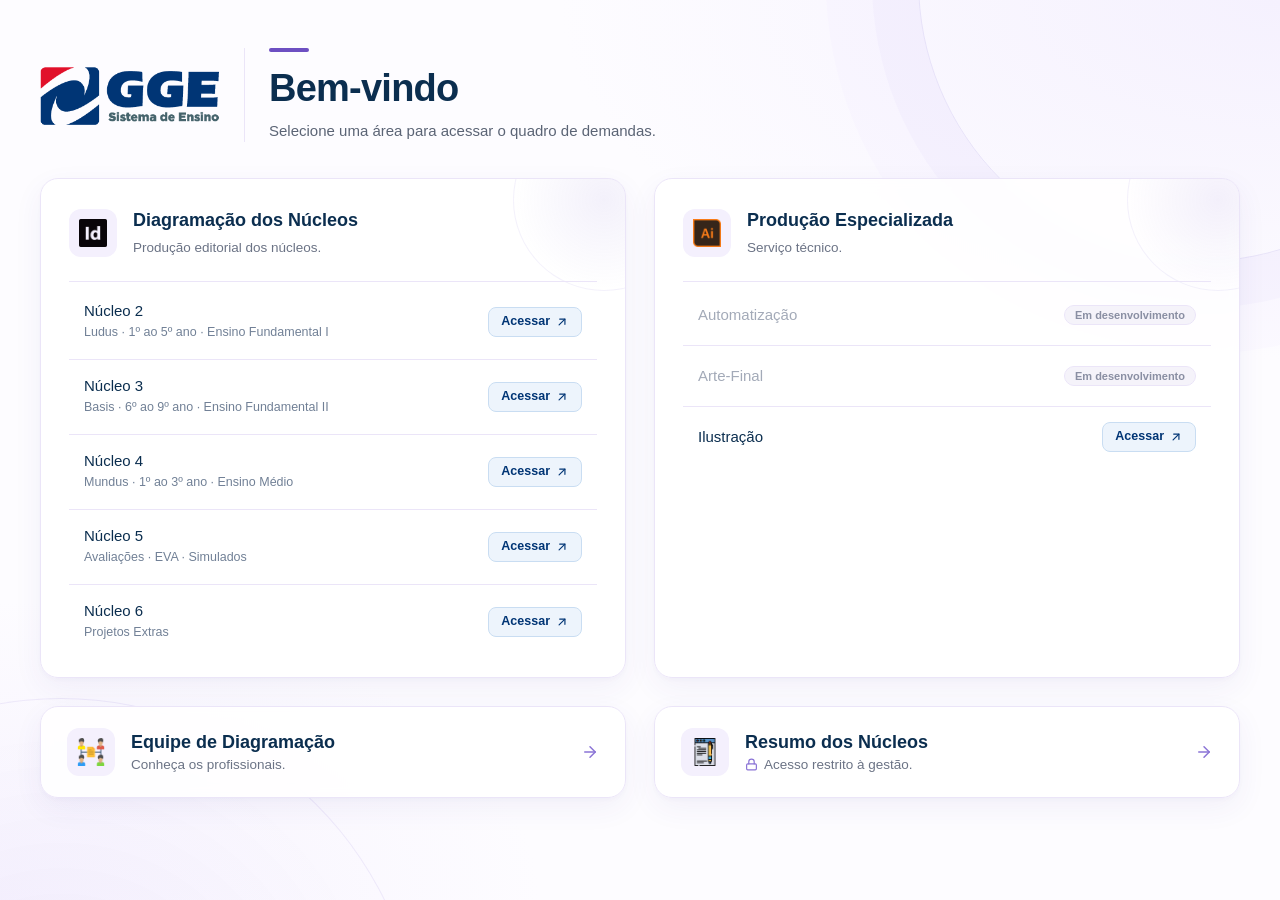
<file: index.html>
<!DOCTYPE html>
<html lang="pt-BR">
<head>
  <meta charset="UTF-8">
  <meta name="viewport" content="width=device-width, initial-scale=1.0">
  <title>KANBAN - SGGE</title>
  <link rel="icon" type="image/png" href="./assets/favicon.png?v=2">
  <link rel="stylesheet" href="styles.css">
  <!-- Tema da área operacional aplicado ANTES da primeira pintura (sem flash do tema errado).
       Só guarda a preferência visual; nenhum dado operacional vai para o localStorage. -->
  <script>
    try {
      if (localStorage.getItem("sgge-tema-operacional") === "escuro") document.documentElement.setAttribute("data-tema", "escuro");
    } catch (e) { /* sem acesso ao localStorage: fica no tema claro */ }
  </script>
</head>
<body>

  <!-- ===================== CABEÇALHO ===================== -->
  <header class="topbar">
    <div class="topbar-logo">
      <img src="assets/logo-gge.png" alt="Logo GGE" class="logo-gge">
    </div>
    <span class="topbar-separador" aria-hidden="true"></span>
    <!-- Identidade clicável: volta para a tela inicial (Bem-vindo) sem recarregar a página -->
    <h1 class="topbar-title">
      <button type="button" id="btn-ir-inicio" class="topbar-title-btn" title="Voltar para a tela inicial">KANBAN - SGGE</button>
    </h1>


    <!-- Navegação do cabeçalho: "Resumo dos núcleos" troca para a tela de gestão geral;
         os botões de núcleo trocam para a tabela operacional daquele núcleo -->
    <nav class="nav-nucleos" id="nav-nucleos">
      <button class="btn-nucleo btn-resumo-nucleos-nav" id="btn-resumo-nucleos" data-view="resumo">Resumo dos núcleos</button>
      <button class="btn-nucleo" data-nucleo="Núcleo 1">Núcleo 1</button>
      <button class="btn-nucleo" data-nucleo="Núcleo 2">Núcleo 2</button>
      <button class="btn-nucleo" data-nucleo="Núcleo 3">Núcleo 3</button>
      <button class="btn-nucleo" data-nucleo="Núcleo 4">Núcleo 4</button>
      <button class="btn-nucleo" data-nucleo="Núcleo 5">Núcleo 5</button>
      <button class="btn-nucleo" data-nucleo="Núcleo 6">Núcleo 6</button>
    </nav>



    <!-- Controles do canto superior direito: [Relatórios] [Performance] [Lua/Sol] -->
    <div class="topbar-controles">
      <!-- Acesso à visão Performance: só aparece na tela do Resumo (já autenticada) -->
      <!-- Relatórios (área gerencial): visível só na tela do Resumo, já autenticada -->
      <div class="relatorios-menu-wrap" id="relatorios-menu-wrap" hidden>
        <button type="button" id="btn-relatorios" class="btn-performance btn-relatorios" aria-haspopup="menu" aria-expanded="false" aria-controls="menu-relatorios">
          <svg viewBox="0 0 24 24" width="16" height="16" fill="none" stroke="currentColor" stroke-width="2" stroke-linecap="round" stroke-linejoin="round" aria-hidden="true" focusable="false"><path d="M14 2H6a2 2 0 0 0-2 2v16a2 2 0 0 0 2 2h12a2 2 0 0 0 2-2V8z"/><polyline points="14 2 14 8 20 8"/><line x1="8" y1="13" x2="16" y2="13"/><line x1="8" y1="17" x2="13" y2="17"/></svg>
          <span>Relatórios</span>
          <svg class="btn-relatorios-seta" viewBox="0 0 24 24" width="14" height="14" fill="none" stroke="currentColor" stroke-width="2.5" stroke-linecap="round" stroke-linejoin="round" aria-hidden="true" focusable="false"><polyline points="6 9 12 15 18 9"/></svg>
        </button>
        <div class="menu-relatorios" id="menu-relatorios" role="menu" aria-labelledby="btn-relatorios" hidden>
          <button type="button" class="menu-relatorios-item" role="menuitem" data-relatorio="colecao">
            <svg viewBox="0 0 24 24" width="20" height="20" fill="none" stroke="currentColor" stroke-width="1.8" stroke-linecap="round" stroke-linejoin="round" aria-hidden="true"><path d="M4 19.5A2.5 2.5 0 0 1 6.5 17H20"/><path d="M6.5 2H20v20H6.5A2.5 2.5 0 0 1 4 19.5v-15A2.5 2.5 0 0 1 6.5 2z"/></svg>
            <span><strong>Performance por Coleção</strong><small>Análise consolidada da produção editorial por coleção.</small></span>
          </button>
          <button type="button" class="menu-relatorios-item" role="menuitem" data-relatorio="individual">
            <svg viewBox="0 0 24 24" width="20" height="20" fill="none" stroke="currentColor" stroke-width="1.8" stroke-linecap="round" stroke-linejoin="round" aria-hidden="true"><path d="M20 21v-2a4 4 0 0 0-4-4H8a4 4 0 0 0-4 4v2"/><circle cx="12" cy="7" r="4"/></svg>
            <span><strong>Performance Individual</strong><small>Análise de produtividade por diagramador.</small></span>
          </button>
        </div>
      </div>
      <button type="button" id="btn-performance" class="btn-performance" hidden>
        <svg viewBox="0 0 24 24" width="16" height="16" fill="none" stroke="currentColor" stroke-width="2" stroke-linecap="round" stroke-linejoin="round" aria-hidden="true" focusable="false"><line x1="18" y1="20" x2="18" y2="10"/><line x1="12" y1="20" x2="12" y2="4"/><line x1="6" y1="20" x2="6" y2="14"/></svg>
        <span>Performance</span>
      </button>

      <!-- Alternância de tema (só nas seções operacionais dos diagramadores) -->
      <button type="button" id="btn-tema-operacional" class="btn-tema-operacional" aria-label="Ativar modo escuro" title="Ativar modo escuro" aria-pressed="false" hidden>
        <svg class="icone-tema icone-tema-lua" viewBox="0 0 24 24" width="18" height="18" fill="none" stroke="currentColor" stroke-width="2" stroke-linecap="round" stroke-linejoin="round" aria-hidden="true" focusable="false"><path d="M21 12.79A9 9 0 1 1 11.21 3 7 7 0 0 0 21 12.79z"/></svg>
        <svg class="icone-tema icone-tema-sol" viewBox="0 0 24 24" width="18" height="18" fill="none" stroke="currentColor" stroke-width="2" stroke-linecap="round" stroke-linejoin="round" aria-hidden="true" focusable="false"><circle cx="12" cy="12" r="4"/><path d="M12 2v2M12 20v2M4.93 4.93l1.41 1.41M17.66 17.66l1.41 1.41M2 12h2M20 12h2M4.93 19.07l1.41-1.41M17.66 6.34l1.41-1.41"/></svg>
      </button>
    </div>
  </header>

  <!-- ===================== TELA: INÍCIO (PORTAL "BEM-VINDO") ===================== -->
  <section id="tela-inicio" class="tela-inicio oculto">
    <div class="inicio-conteudo">
      <!-- Cabeçalho exclusivo da abertura (o .topbar fica oculto via body.modo-inicio) -->
      <header class="inicio-boas-vindas">
        <img src="assets/logo.png" alt="Sistema GGE de Ensino" class="inicio-logo">
        <span class="inicio-logo-separador" aria-hidden="true"></span>
        <div class="inicio-boas-vindas-textos">
          <span class="inicio-barra" aria-hidden="true"></span>
          <h2 class="inicio-titulo">Bem-vindo</h2>
          <p class="inicio-subtitulo">Selecione uma área para acessar o quadro de demandas.</p>
        </div>
      </header>

      <!-- Linha 1: dois cards principais com listas de acesso (itens gerados em renderizarCardsNucleosInicio) -->
      <div class="inicio-grade">
        <section class="inicio-card inicio-card-area" aria-labelledby="inicio-titulo-nucleos">
          <div class="inicio-card-cabecalho">
            <span class="inicio-card-icone" aria-hidden="true">
              <img src="assets/diagrama%C3%A7%C3%A3o.png" alt="" class="inicio-card-icone-img">
            </span>
            <div>
              <h3 class="inicio-card-titulo" id="inicio-titulo-nucleos">Diagramação dos Núcleos</h3>
              <p class="inicio-card-descricao">Produção editorial dos núcleos.</p>
            </div>
          </div>
          <ul class="inicio-lista" id="inicio-lista-nucleos"></ul>
        </section>

        <section class="inicio-card inicio-card-area" aria-labelledby="inicio-titulo-especializada">
          <div class="inicio-card-cabecalho">
            <span class="inicio-card-icone" aria-hidden="true">
              <img src="assets/illustrator.png" alt="" class="inicio-card-icone-img">
            </span>
            <div>
              <h3 class="inicio-card-titulo" id="inicio-titulo-especializada">Produção Especializada</h3>
              <p class="inicio-card-descricao">Serviço técnico.</p>
            </div>
          </div>
          <ul class="inicio-lista" id="inicio-lista-especializada"></ul>
        </section>
      </div>

      <!-- Linha 2: cards horizontais de altura reduzida -->
      <div class="inicio-grade">
        <button type="button" class="inicio-card inicio-card-atalho" id="btn-inicio-equipe">
          <span class="inicio-card-icone" aria-hidden="true">
              <img src="assets/equipe.png" alt="" class="inicio-card-icone-img">
            </span>
          <span class="inicio-atalho-textos">
            <span class="inicio-card-titulo">Equipe de Diagramação</span>
            <span class="inicio-card-descricao">Conheça os profissionais.</span>
          </span>
          <span class="inicio-atalho-seta" aria-hidden="true">
            <svg viewBox="0 0 24 24" width="18" height="18" fill="none" stroke="currentColor" stroke-width="2" stroke-linecap="round" stroke-linejoin="round"><line x1="5" y1="12" x2="19" y2="12"/><polyline points="12 5 19 12 12 19"/></svg>
          </span>
        </button>

        <button type="button" class="inicio-card inicio-card-atalho" id="btn-inicio-resumo">
          <span class="inicio-card-icone" aria-hidden="true">
              <img src="assets/resumo.png" alt="" class="inicio-card-icone-img">
            </span>
          <span class="inicio-atalho-textos">
            <span class="inicio-card-titulo">Resumo dos Núcleos</span>
            <span class="inicio-card-descricao">
              <svg class="inicio-cadeado" viewBox="0 0 24 24" width="13" height="13" fill="none" stroke="currentColor" stroke-width="2.2" stroke-linecap="round" stroke-linejoin="round" aria-hidden="true"><rect x="3" y="11" width="18" height="11" rx="2"/><path d="M7 11V7a5 5 0 0 1 10 0v4"/></svg>
              Acesso restrito à gestão.
            </span>
          </span>
          <span class="inicio-atalho-seta" aria-hidden="true">
            <svg viewBox="0 0 24 24" width="18" height="18" fill="none" stroke="currentColor" stroke-width="2" stroke-linecap="round" stroke-linejoin="round"><line x1="5" y1="12" x2="19" y2="12"/><polyline points="12 5 19 12 12 19"/></svg>
          </span>
        </button>
      </div>
    </div>
  </section>

  <!-- ===================== TELA: RESUMO DOS NÚCLEOS (VISÃO GERENCIAL DE TODOS OS SETORES) ===================== -->
  <section id="tela-resumo-nucleos" class="tela-resumo-nucleos oculto">
    <!-- Cabeçalho operacional do Resumo (oculto nas visões Performance e Equipe de Diagramação) -->
    <div id="resumo-cabecalho-operacional">
      <h2 class="tela-resumo-titulo">Resumo dos núcleos</h2>

      <!-- Contagem de diagramadores DISTINTOS, a partir dos mesmos grupos das listas abaixo -->
      <div class="resumo-equipe-cards">
        <div class="resumo-equipe-card resumo-equipe-card-total">
          <div class="resumo-equipe-card-textos">
            <span class="resumo-equipe-numero" id="resumo-diag-total">–</span>
            <span class="resumo-equipe-label">Total de Diagramadores</span>
          </div>
          <span class="resumo-equipe-icone" aria-hidden="true">
            <svg viewBox="0 0 24 24" width="26" height="26" fill="none" stroke="currentColor" stroke-width="1.8" stroke-linecap="round" stroke-linejoin="round"><circle cx="12" cy="7" r="3.2"/><path d="M6.5 20v-1.5a5.5 5.5 0 0 1 11 0V20"/><circle cx="4.5" cy="10" r="2.2"/><path d="M1 20v-1a3.5 3.5 0 0 1 4-3.46"/><circle cx="19.5" cy="10" r="2.2"/><path d="M23 20v-1a3.5 3.5 0 0 0-4-3.46"/></svg>
          </span>
        </div>
        <div class="resumo-equipe-card resumo-equipe-card-ativos">
          <div class="resumo-equipe-card-textos">
            <span class="resumo-equipe-numero" id="resumo-diag-ativos">–</span>
            <span class="resumo-equipe-label">Diagramadores com atividade</span>
          </div>
          <span class="resumo-equipe-icone" aria-hidden="true">
            <svg viewBox="0 0 24 24" width="26" height="26" fill="none" stroke="currentColor" stroke-width="1.8" stroke-linecap="round" stroke-linejoin="round"><path d="M17 21v-2a4 4 0 0 0-4-4H5a4 4 0 0 0-4 4v2"/><circle cx="9" cy="7" r="4"/><path d="M23 21v-2a4 4 0 0 0-3-3.87"/><path d="M16 3.13a4 4 0 0 1 0 7.75"/></svg>
          </span>
        </div>
        <div class="resumo-equipe-card resumo-equipe-card-livres">
          <div class="resumo-equipe-card-textos">
            <span class="resumo-equipe-numero" id="resumo-diag-livres">–</span>
            <span class="resumo-equipe-label">Diagramadores livres</span>
          </div>
          <span class="resumo-equipe-icone" aria-hidden="true">
            <svg viewBox="0 0 24 24" width="26" height="26" fill="none" stroke="currentColor" stroke-width="1.8" stroke-linecap="round" stroke-linejoin="round"><path d="M16 21v-2a4 4 0 0 0-4-4H6a4 4 0 0 0-4 4v2"/><circle cx="9" cy="7" r="4"/><polyline points="16 11 18 13 22 9"/></svg>
          </span>
        </div>
        <div class="resumo-equipe-card resumo-equipe-card-ferias">
          <div class="resumo-equipe-card-textos">
            <span class="resumo-equipe-numero" id="resumo-diag-ferias">–</span>
            <span class="resumo-equipe-label">Diagramadores de férias</span>
          </div>
          <span class="resumo-equipe-icone" aria-hidden="true">
            <svg viewBox="0 0 24 24" fill="none" stroke="currentColor" stroke-width="2" stroke-linecap="round" stroke-linejoin="round"><rect x="3" y="4" width="18" height="18" rx="2"/><line x1="16" y1="2" x2="16" y2="6"/><line x1="8" y1="2" x2="8" y2="6"/><line x1="3" y1="10" x2="21" y2="10"/></svg>
          </span>
        </div>
      </div>
      <p class="resumo-equipe-aviso oculto" id="resumo-listas-aviso" role="status">Não foi possível ler a lista oficial de diagramadores (aba LISTAS). Os indicadores da equipe estão indisponíveis.</p>
      <p class="resumo-equipe-aviso oculto" id="resumo-ferias-aviso" role="status">Não foi possível consultar as férias. A contagem de diagramadores de férias está indisponível e a lista de livres pode incluir quem está de férias.</p>
      <p class="resumo-equipe-aviso oculto" id="resumo-equipe-aviso" role="status">Não foi possível carregar as demandas da planilha. Os indicadores da equipe estão indisponíveis.</p>
    </div>

    <!-- ===================== VISÃO: EQUIPE (demandas críticas + diagramadores) ===================== -->
    <div id="resumo-visao-equipe">
      <!-- Atividades atrasadas: status ATRASADO, ou Previsto vencido sem Fim preenchido -->
      <section class="demandas-criticas">
        <h3 class="demandas-criticas-titulo">Atividades atrasadas</h3>
        <div class="demandas-criticas-lista" id="lista-demandas-criticas">
          <!-- Itens gerados dinamicamente em script.js -->
        </div>
      </section>

      <div class="resumo-equipe-colunas">
        <div class="resumo-equipe-coluna">
          <h3 class="resumo-equipe-subtitulo">Diagramadores livres</h3>
          <p class="resumo-equipe-descricao">Profissionais disponíveis para novas demandas.</p>
          <div class="resumo-equipe-etiquetas" id="lista-diagramadores-livres">
            <!-- Etiquetas geradas dinamicamente em script.js -->
          </div>
        </div>
        <div class="resumo-equipe-coluna">
          <h3 class="resumo-equipe-subtitulo">Diagramadores com atividade</h3>
          <p class="resumo-equipe-descricao">Profissionais com demandas em andamento.</p>
          <div class="resumo-equipe-etiquetas" id="lista-diagramadores-ocupados">
            <!-- Etiquetas geradas dinamicamente em script.js -->
          </div>
        </div>
        <div class="resumo-equipe-coluna resumo-equipe-coluna-ferias">
          <h3 class="resumo-equipe-subtitulo">Diagramadores de férias</h3>
          <p class="resumo-equipe-descricao">Profissionais temporariamente indisponíveis por período de férias.</p>
          <div class="resumo-equipe-etiquetas" id="lista-diagramadores-ferias">
            <!-- Itens gerados dinamicamente em script.js -->
          </div>
        </div>
      </div>
    </div>

    <!-- ===================== VISÃO: EQUIPE DE DIAGRAMAÇÃO (EXPERIÊNCIA INSTITUCIONAL) ===================== -->
    <div id="resumo-visao-equipe-diagramacao" class="oculto team-showcase-view">

      <!-- Bloco 1: Hero com nav integrada como overlay -->
      <div class="team-hero">

        <!-- Nav bar como overlay dentro do hero — não cria faixa separada -->
        <div class="team-nav-bar">
          <!-- Botão Voltar animado (equivalente ao BackButton de referência, em HTML/CSS nativos) -->
          <button type="button" id="btn-voltar-resumo-equipe" class="botao-voltar-animado" aria-label="Voltar ao início">
            <span class="botao-voltar-animado-icone" aria-hidden="true">
              <svg viewBox="0 0 24 24" width="18" height="18" fill="none" stroke="currentColor" stroke-width="2.2" stroke-linecap="round" stroke-linejoin="round" focusable="false"><path d="M19 12H5"/><path d="M12 19l-7-7 7-7"/></svg>
            </span>
            <span class="botao-voltar-animado-texto">Voltar</span>
          </button>
          <img src="assets/logo.png" alt="Sistema GGE de Ensino" class="team-logo" width="300" height="98">
        </div>

        <!-- Decorações de fundo do hero -->
        <div class="team-hero-orb team-hero-orb-1" aria-hidden="true"></div>
        <div class="team-hero-orb team-hero-orb-2" aria-hidden="true"></div>
        <div class="team-hero-orb team-hero-orb-3" aria-hidden="true"></div>

        <!-- Conteúdo do hero (compacto) -->
        <div class="team-hero-body">
          <div class="team-hero-content">
            <!-- Título + ícone "diagramação" (assets/diagramação.png) na mesma linha -->
            <div class="team-hero-titulo-linha">
              <h2 class="team-hero-titulo">Equipe de Diagramação</h2>
              <img src="assets/diagrama%C3%A7%C3%A3o.png" alt="" class="team-hero-titulo-icone" width="512" height="512" aria-hidden="true">
            </div>
            <p class="team-hero-subtitulo">Conheça os profissionais responsáveis pela produção editorial.</p>
          </div>
        </div>

      </div>

      <!-- Bloco 2: Carrossel da equipe -->
      <div class="team-carousel-section">
        <div class="team-carousel-header">
          <h3 class="team-carousel-label">Profissionais da equipe</h3>
          <span class="team-carousel-count" id="team-carousel-count" role="status"></span>
        </div>
        <!-- Filtros por núcleo (gerados a partir da aba LISTAS) -->
        <div class="team-filtros" id="team-filtros" role="group" aria-label="Filtrar profissionais por núcleo"></div>
        <div class="equipe-carousel-wrapper">
          <button type="button" class="equipe-carousel-btn equipe-carousel-prev" aria-label="Profissionais anteriores" aria-controls="equipeCarousel">&#8249;</button>
          <div class="equipe-carousel" id="equipeCarousel" tabindex="0" role="region" aria-label="Profissionais da equipe — use as setas do teclado para navegar">
            <!-- Cards gerados dinamicamente por renderizarCarrosselEquipe() -->
          </div>
          <button type="button" class="equipe-carousel-btn equipe-carousel-next" aria-label="Próximos profissionais" aria-controls="equipeCarousel">&#8250;</button>
        </div>
        <div class="equipe-carousel-indicador" id="equipe-carousel-indicador" aria-live="polite"></div>
      </div>

      <!-- Bloco 3: Faixa institucional final -->
      <div class="team-footer-frase">
        <div class="team-footer-linha" aria-hidden="true"></div>
        <span class="team-footer-frase-texto">Cada entrega começa com pessoas comprometidas com a excelência.</span>
        <div class="team-footer-linha" aria-hidden="true"></div>
      </div>

    </div>

    <!-- ===================== VISÃO: KANBAN VISUAL GERAL (TODOS OS NÚCLEOS AO MESMO TEMPO) ===================== -->
    <div id="resumo-visao-kanban-geral" class="oculto">
      <div class="kanban-geral-controles">
        <label for="select-filtro-nucleo-kanban-geral">Filtrar núcleo:</label>
        <select id="select-filtro-nucleo-kanban-geral">
          <option value="todos">Todos os núcleos</option>
          <option value="Núcleo 1">Núcleo 1</option>
          <option value="Núcleo 2">Núcleo 2</option>
          <option value="Núcleo 3">Núcleo 3</option>
          <option value="Núcleo 4">Núcleo 4</option>
          <option value="Núcleo 5">Núcleo 5</option>
          <option value="Núcleo 6">Núcleo 6</option>
        </select>
      </div>
      <div class="kanban-geral-nucleos" id="kanban-geral-nucleos">
        <!-- Blocos por núcleo gerados dinamicamente em script.js -->
      </div>
    </div>

    <!-- ===================== VISÃO: PERFORMANCE (indicadores consolidados, área gerencial) ===================== -->
    <div id="resumo-visao-performance" class="oculto">
      <div class="performance-cabecalho">
        <div>
          <h2 class="performance-titulo">Performance dos Núcleos</h2>
          <p class="performance-subtitulo">Indicadores consolidados da produção de diagramação.</p>
        </div>
        <button type="button" id="btn-voltar-resumo" class="btn-voltar-resumo">&#8592; Voltar ao Resumo</button>
      </div>

      <!-- Indicador discreto de cálculo/erro (controlado por agendarRenderizacaoPerformance) -->
      <p class="perf-status" id="perf-status" role="status" hidden></p>

      <!-- Cards gerais (transferidos do Resumo, mesmos IDs): somam as demandas de TODOS os núcleos/setores -->
      <div class="resumo-geral-cards">
        <div class="resumo-card resumo-card-total">
          <span class="resumo-numero" id="resumo-geral-total">0</span>
          <span class="resumo-label">Total de demandas</span>
        </div>
        <div class="resumo-card resumo-processo">
          <span class="resumo-numero" id="resumo-geral-processo">0</span>
          <span class="resumo-label">Em processo</span>
        </div>
        <div class="resumo-card resumo-atrasado resumo-card-destaque">
          <span class="resumo-numero" id="resumo-geral-atrasadas">0</span>
          <span class="resumo-label">Atrasadas</span>
        </div>
        <!-- Substitui "Finalizadas" (o total de concluídas aparece na Tabela de Performance) -->
        <div class="resumo-card resumo-card-tempo">
          <span class="resumo-numero" id="resumo-geral-tempo-medio" title="">–</span>
          <span class="resumo-label">Tempo médio de atividade</span>
        </div>
      </div>

      <!-- ===================== GRÁFICOS ===================== -->
      <div class="perf-graficos">
        <section class="perf-card" aria-labelledby="perf-titulo-nucleos">
          <h3 class="perf-card-titulo" id="perf-titulo-nucleos">Total de atividades por núcleo</h3>
          <div class="perf-barras" id="perf-grafico-nucleos"></div>
        </section>

        <section class="perf-card" aria-labelledby="perf-titulo-prazo">
          <h3 class="perf-card-titulo" id="perf-titulo-prazo">No prazo x Com atraso</h3>
          <p class="perf-card-nota">Atividades concluídas com prazo previsto informado.</p>
          <div class="perf-pizza" id="perf-grafico-prazo"></div>
        </section>
      </div>

      <!-- ===================== PERFORMANCE POR DIAGRAMADOR ===================== -->
      <h3 class="perf-secao-titulo">Performance por diagramador</h3>

      <section class="perf-card" aria-labelledby="perf-titulo-ranking">
        <h4 class="perf-card-titulo" id="perf-titulo-ranking">Ranking operacional</h4>
        <p class="perf-card-nota">Total de atividades concluídas por diagramador.</p>
        <div class="perf-barras perf-ranking" id="perf-ranking"></div>
      </section>

      <section class="perf-card" aria-labelledby="perf-titulo-tabela">
        <h4 class="perf-card-titulo" id="perf-titulo-tabela">Tabela de Performance</h4>
        <div class="perf-tabela-scroll">
          <table class="perf-tabela" id="perf-tabela">
            <thead>
              <tr>
                <th scope="col" data-coluna="nome" class="perf-col-texto">Diagramador</th>
                <th scope="col" data-coluna="total">Total de Atividades</th>
                <th scope="col" data-coluna="concluidas">Concluídas</th>
                <th scope="col" data-coluna="emAndamento">Em andamento</th>
                <th scope="col" data-coluna="pendentes">Pendentes</th>
                <th scope="col" data-coluna="noPrazo">Total no prazo</th>
                <th scope="col" data-coluna="atrasadas">Total atrasada</th>
                <th scope="col" data-coluna="pctNoPrazo">% no prazo</th>
                <th scope="col" data-coluna="pctAtrasado">% atrasado</th>
                <th scope="col" data-coluna="pctParticipacao">% participação</th>
              </tr>
            </thead>
            <tbody id="perf-tabela-corpo"></tbody>
          </table>
        </div>
      </section>

      <!-- ===================== MAPA DE CALOR: CONCLUSÕES POR DIA ===================== -->
      <section class="perf-card perf-card-mapa" aria-labelledby="perf-titulo-mapa">
        <div class="perf-mapa-cabecalho">
          <div>
            <h3 class="perf-card-titulo" id="perf-titulo-mapa">Mapa de calor — atividades por dia e diagramador</h3>
            <p class="perf-card-nota">Acompanhamento diário de atividades em execução, entregas concluídas e dias sem registros.</p>
          </div>
          <!-- Filtros do mapa: Núcleo (opções geradas em popularSeletorNucleoMapa) + Mês -->
          <div class="perf-mapa-filtros">
            <label class="perf-mapa-filtro">
              <span class="perf-mapa-filtro-rotulo">Núcleo</span>
              <select id="perf-mapa-nucleo" aria-label="Núcleo exibido no mapa de calor">
                <option value="">Todos os núcleos</option>
              </select>
            </label>
            <!-- Filtro mensal: mostra todos os dias do mês escolhido; ano = ano atual -->
            <label class="perf-mapa-filtro">
              <span class="perf-mapa-filtro-rotulo">Mês</span>
              <select id="perf-mapa-mes" aria-label="Mês exibido no mapa de calor">
                <option value="1">Janeiro</option>
                <option value="2">Fevereiro</option>
                <option value="3">Março</option>
                <option value="4">Abril</option>
                <option value="5">Maio</option>
                <option value="6">Junho</option>
                <option value="7">Julho</option>
                <option value="8">Agosto</option>
                <option value="9">Setembro</option>
                <option value="10">Outubro</option>
                <option value="11">Novembro</option>
                <option value="12">Dezembro</option>
              </select>
            </label>
          </div>
        </div>
        <ul class="perf-mapa-legenda" aria-label="Legenda do mapa de calor">
          <li><span class="perf-mapa-legenda-amostra perf-mapa-concluidas" aria-hidden="true"></span>Atividades concluídas (nº de entregas)</li>
          <li><span class="perf-mapa-legenda-amostra perf-mapa-execucao" aria-hidden="true"></span>Em atividade</li>
          <li><span class="perf-mapa-legenda-amostra perf-mapa-sem-registro" aria-hidden="true"></span>Sem registros de atividade</li>
          <li><span class="perf-mapa-legenda-amostra perf-mapa-futuro" aria-hidden="true"></span>Fim de semana, feriado ou dia futuro sem registros</li>
          <li><span class="perf-mapa-selo-fer" aria-hidden="true">FER</span>Feriado oficial</li>
          <li><span class="perf-mapa-legenda-amostra perf-mapa-ferias" aria-hidden="true"></span>Férias</li>
          <li><span class="perf-mapa-legenda-hoje" aria-hidden="true"></span>Barra vermelha — Dia atual</li>
          <li class="perf-mapa-legenda-nota">Sem registros não significa ausência de trabalho: indica apenas que não há Início/Fim registrados para o dia.</li>
        </ul>
        <p class="perf-mapa-ferias-aviso" id="perf-mapa-ferias-aviso" role="status" hidden>Dados de férias indisponíveis no momento: as férias não estão marcadas no mapa.</p>
        <div class="perf-mapa-scroll" id="perf-mapa-calor"></div>
      </section>
      <div class="perf-mapa-dica" id="perf-mapa-dica" role="tooltip" hidden></div>
    </div>
  </section>

  <!-- ===================== TELA: TABELA OPERACIONAL DO NÚCLEO SELECIONADO ===================== -->
  <div id="tela-operacional">

    <!-- ===================== CARDS GERAIS ===================== -->
    <section class="resumo">
      <div class="resumo-card">
        <div class="resumo-card-textos">
          <span class="resumo-numero" id="resumo-processo">0</span>
          <span class="resumo-label">Em processo</span>
        </div>
        <img src="assets/Em%20processo.png" alt="" class="resumo-card-icone">
      </div>
      <div class="resumo-card resumo-atrasado">
        <div class="resumo-card-textos">
          <span class="resumo-numero" id="resumo-atrasadas">0</span>
          <span class="resumo-label">Atrasadas</span>
        </div>
        <img src="assets/Atrasadas.png" alt="" class="resumo-card-icone resumo-card-icone-atrasadas">
      </div>
      <div class="resumo-card resumo-finalizado">
        <div class="resumo-card-textos">
          <span class="resumo-numero" id="resumo-finalizadas">0</span>
          <span class="resumo-label">Finalizadas</span>
        </div>
        <img src="assets/finalizado.png" alt="" class="resumo-card-icone">
      </div>
    </section>

    <!-- ===================== BARRA OPERACIONAL: KANBAN VISUAL + PLANILHAS AUXILIARES + FILTROS ===================== -->
    <section class="acoes">
      <div class="acoes-botoes">
        <button id="btn-kanban-visual" class="btn-primario"><svg class="btn-icone" viewBox="0 0 24 24" width="18" height="18" fill="none" stroke="currentColor" stroke-width="2" stroke-linecap="round" stroke-linejoin="round" aria-hidden="true" focusable="false"><rect x="3" y="3" width="18" height="18" rx="2"/><line x1="9" y1="3" x2="9" y2="21"/><line x1="15" y1="3" x2="15" y2="21"/></svg><span>Kanban Visual</span></button>
        <button id="btn-solicitacao-imagens" class="btn-primario btn-acao-compacto"><svg class="btn-icone" viewBox="0 0 24 24" width="18" height="18" fill="none" stroke="currentColor" stroke-width="2" stroke-linecap="round" stroke-linejoin="round" aria-hidden="true" focusable="false"><rect x="3" y="3" width="18" height="18" rx="2"/><circle cx="8.5" cy="8.5" r="1.5"/><polyline points="21 15 16 10 5 21"/></svg><span>Solicitação de imagens</span></button>
        <button id="btn-solicitacao-qrs" class="btn-primario btn-acao-compacto"><svg class="btn-icone" viewBox="0 0 24 24" width="18" height="18" fill="none" stroke="currentColor" stroke-width="2" stroke-linecap="round" stroke-linejoin="round" aria-hidden="true" focusable="false"><rect x="3" y="3" width="7" height="7" rx="1"/><rect x="14" y="3" width="7" height="7" rx="1"/><rect x="3" y="14" width="7" height="7" rx="1"/><path d="M14 14h3v3h-3z"/><path d="M21 14v.01"/><path d="M21 21h-4"/><path d="M14 21v-1"/><path d="M21 17v1"/></svg><span>Solicitação de QRs</span></button>
        <button id="btn-solicitacao-ilustracao" class="btn-primario btn-acao-compacto"><svg class="btn-icone" viewBox="0 0 24 24" width="18" height="18" fill="none" stroke="currentColor" stroke-width="2" stroke-linecap="round" stroke-linejoin="round" aria-hidden="true" focusable="false"><path d="M12 20h9"/><path d="M16.5 3.5a2.12 2.12 0 0 1 3 3L7 19l-4 1 1-4 12.5-12.5z"/></svg><span>Solicitação de ilustração</span></button>
      </div>

      <div class="filtros">
        <select id="filtro-diagramador">
          <option value="">Diagramador (todos)</option>
        </select>

        <select id="filtro-status">
          <option value="">Status (todos)</option>
          <option value="A iniciar">A iniciar</option>
          <option value="Em processo">Em processo</option>
          <option value="Pausado">Pausado</option>
          <option value="Atrasado">Atrasado</option>
          <option value="Finalizado">Finalizado</option>
        </select>

        <!-- Mínimo de linhas exibidas por diagramador (preferência salva no navegador) -->
        <label class="seletor-linhas" for="seletor-linhas-diagramador" title="Linhas por diagramador">
          <svg class="seletor-linhas-icone" viewBox="0 0 24 24" width="16" height="16" fill="none" stroke="currentColor" stroke-width="2" stroke-linecap="round" stroke-linejoin="round" aria-hidden="true" focusable="false"><line x1="8" y1="6" x2="21" y2="6"/><line x1="8" y1="12" x2="21" y2="12"/><line x1="8" y1="18" x2="21" y2="18"/><line x1="3" y1="6" x2="3.01" y2="6"/><line x1="3" y1="12" x2="3.01" y2="12"/><line x1="3" y1="18" x2="3.01" y2="18"/></svg>
          <span class="seletor-linhas-rotulo">Linhas por diagramador</span>
          <select id="seletor-linhas-diagramador">
            <option value="6">6 linhas</option>
            <option value="7">7 linhas</option>
            <option value="8">8 linhas</option>
            <option value="9">9 linhas</option>
            <option value="10">10 linhas</option>
          </select>
        </label>
      </div>
    </section>

    <!-- ===================== TABELA OPERACIONAL DO NÚCLEO ===================== -->
    <main class="quadro" id="quadro">
      <!-- quadro-scroll isola o overflow-x para não bloquear o sticky do thead -->
      <div class="quadro-scroll">
        <table class="tabela-nucleo">
          <thead>
            <tr>
              <th>Diagramador</th>
              <th>Ano</th>
              <th>Módulo</th>
              <th>Frente</th>
              <th>Atividade</th>
              <th>Início</th>
              <th>Previsto</th>
              <th>Pausa/Prioridade</th>
              <th>Fim</th>
              <th>Status</th>
              <th>Ações</th>
            </tr>
          </thead>
          <tbody id="corpo-tabela-nucleo">
            <!-- Linhas geradas dinamicamente em script.js -->
          </tbody>
        </table>
      </div>
    </main>
  </div>

  <!-- ===================== TELA: KANBAN VISUAL (QUADRO POR STATUS DO NÚCLEO SELECIONADO) ===================== -->
  <section id="tela-kanban-visual" class="tela-kanban-visual oculto">
    <!-- Grade 1fr | auto | 1fr: botão à esquerda, título centralizado na largura total, filtros à direita -->
    <div class="kanban-visual-cabecalho">
      <div class="kanban-cabecalho-esquerda">
        <button id="btn-voltar-tabela" class="btn-primario">Voltar para tabela</button>
      </div>
      <h2 class="kanban-visual-titulo">QUADRO KANBAN - SGGE - <span class="kanban-visual-subtitulo" id="kanban-visual-subtitulo">Núcleo 1</span></h2>
      <!-- Filtro visual por diagramador do núcleo (botões gerados em renderizarFiltroDiagramadoresKanbanVisual) -->
      <div class="kanban-filtro-diagramadores" id="kanban-filtro-diagramadores" role="group" aria-label="Filtrar demandas por diagramador"></div>
    </div>

    <div class="kanban-visual-grade">
      <div class="kanban-coluna kanban-coluna-backlog">
        <h3 class="kanban-coluna-titulo">BACKLOG</h3>
        <div class="kanban-coluna-corpo" id="kanban-coluna-backlog"></div>
      </div>

      <div class="kanban-coluna kanban-coluna-emprocesso">
        <h3 class="kanban-coluna-titulo">EM PROCESSO</h3>
        <div class="kanban-coluna-corpo" id="kanban-coluna-emprocesso"></div>
      </div>

      <div class="kanban-coluna kanban-coluna-pausado">
        <h3 class="kanban-coluna-titulo">PAUSADO</h3>
        <div class="kanban-coluna-corpo" id="kanban-coluna-pausado"></div>
      </div>

      <div class="kanban-coluna kanban-coluna-prioridade">
        <h3 class="kanban-coluna-titulo">PRIORIDADE</h3>
        <div class="kanban-coluna-corpo" id="kanban-coluna-prioridade"></div>
      </div>

      <div class="kanban-coluna kanban-coluna-finalizado kanban-coluna-larga">
        <h3 class="kanban-coluna-titulo">FINALIZADO</h3>
        <div class="kanban-coluna-corpo" id="kanban-coluna-finalizado"></div>
      </div>
    </div>
  </section>

  <!-- ===================== MODAL: CONFIGURAÇÃO DE RELATÓRIOS DE PERFORMANCE ===================== -->
  <div id="modal-relatorio" class="modal-overlay modal-relatorio-overlay oculto" role="dialog" aria-modal="true" aria-labelledby="modal-relatorio-titulo">
    <div class="modal modal-relatorio">
      <div class="modal-header">
        <h2 id="modal-relatorio-titulo">Relatório</h2>
        <button type="button" class="btn-fechar" id="btn-fechar-relatorio" aria-label="Fechar">&times;</button>
      </div>

      <!-- Performance por Coleção -->
      <form id="form-relatorio-colecao" class="modal-form form-relatorio" novalidate hidden>
        <label class="campo-largo">
          Coleção / unidade
          <select id="rel-colecao" required></select>
        </label>
        <label>
          Período inicial
          <input type="date" id="rel-colecao-inicio" required>
        </label>
        <label>
          Período final
          <input type="date" id="rel-colecao-fim" required>
        </label>
      </form>

      <!-- Performance Individual -->
      <form id="form-relatorio-individual" class="modal-form form-relatorio" novalidate hidden>
        <label>
          Núcleo
          <select id="rel-ind-nucleo" required></select>
        </label>
        <label>
          Diagramador
          <select id="rel-ind-diagramador" required></select>
        </label>
        <label>
          Período inicial
          <input type="date" id="rel-ind-inicio" required>
        </label>
        <label>
          Período final
          <input type="date" id="rel-ind-fim" required>
        </label>
      </form>

      <p class="relatorio-regras">Total de atividades = atividades com <strong>Início</strong> no período (sem Início: data de criação). Entregas, no prazo e com atraso = atividades finalizadas com <strong>Fim</strong> no período.</p>
      <p class="relatorio-erro" id="relatorio-erro" role="alert" hidden></p>

      <div class="modal-acoes">
        <button type="button" class="btn-secundario" id="btn-cancelar-relatorio">Cancelar</button>
        <button type="button" class="btn-primario" id="btn-gerar-relatorio">Gerar relatório PDF</button>
      </div>
      <p class="relatorio-dica" id="relatorio-dica-impressao">Na janela de impressão, escolha <strong>Salvar como PDF</strong> como destino.</p>
    </div>
  </div>

  <!-- ===================== MODAL: SELECIONAR ATIVIDADES (coluna ATIVIDADE) ===================== -->
  <div id="modal-atividades" class="modal-overlay modal-relatorio-overlay oculto" role="dialog" aria-modal="true" aria-labelledby="modal-atividades-titulo" aria-describedby="modal-atividades-subtitulo">
    <div class="modal modal-atividades">
      <div class="modal-header modal-atividades-cabecalho">
        <div>
          <h2 id="modal-atividades-titulo">Selecionar atividades</h2>
          <p id="modal-atividades-subtitulo">Selecione uma ou mais atividades para esta demanda.</p>
        </div>
        <button type="button" class="btn-fechar" id="btn-fechar-atividades" aria-label="Fechar sem salvar">&times;</button>
      </div>
      <div class="modal-atividades-busca-wrap">
        <input type="search" id="modal-atividades-busca" class="modal-atividades-busca" placeholder="Buscar atividade..." aria-label="Buscar atividade" autocomplete="off">
      </div>
      <div class="modal-atividades-lista" id="modal-atividades-lista" role="group" aria-label="Atividades disponíveis"></div>
      <div class="modal-atividades-rodape">
        <span id="modal-atividades-contador" role="status">0 atividades selecionadas</span>
        <button type="button" class="btn-secundario" id="btn-limpar-atividades">Limpar seleção</button>
        <button type="button" class="btn-secundario" id="btn-cancelar-atividades">Cancelar</button>
        <button type="button" class="btn-primario" id="btn-concluir-atividades">Concluir</button>
      </div>
    </div>
  </div>

  <!-- ===================== MODAL: DETALHE DE UMA CÉLULA DO MAPA DE CALOR ===================== -->
  <div id="modal-mapa-detalhe" class="modal-overlay modal-relatorio-overlay oculto" role="dialog" aria-modal="true" aria-labelledby="modal-mapa-detalhe-titulo">
    <div class="modal modal-mapa-detalhe">
      <div class="modal-header mapa-detalhe-cabecalho">
        <h2 id="modal-mapa-detalhe-titulo">Atividades concluídas</h2>
        <button type="button" class="btn-fechar" id="btn-fechar-mapa-detalhe" aria-label="Fechar">&times;</button>
      </div>
      <div class="mapa-detalhe-conteudo" id="modal-mapa-detalhe-conteudo">
        <div class="mapa-detalhe-resumo" id="mapa-detalhe-resumo"></div>
        <p class="mapa-detalhe-aviso" id="mapa-detalhe-aviso" role="status" hidden></p>
        <div class="mapa-detalhe-lista" id="mapa-detalhe-lista"></div>
      </div>
    </div>
  </div>

  <!-- ===================== MODAL: CONFIRMAÇÃO DA DATA FIM (CONCLUSÃO) ===================== -->
  <div id="modal-conclusao" class="modal-overlay modal-relatorio-overlay oculto" role="dialog" aria-modal="true" aria-labelledby="modal-conclusao-titulo" aria-describedby="modal-conclusao-subtitulo">
    <div class="modal modal-conclusao">
      <div class="modal-header">
        <h2 id="modal-conclusao-titulo">Confirmar conclusão da atividade</h2>
        <button type="button" class="btn-fechar" id="btn-fechar-conclusao" aria-label="Fechar sem registrar">&times;</button>
      </div>
      <p class="conclusao-subtitulo" id="modal-conclusao-subtitulo">Confira as informações antes de registrar a conclusão na base de dados.</p>
      <dl class="conclusao-detalhes" id="conclusao-detalhes"></dl>
      <div class="conclusao-destaque" id="conclusao-destaque"></div>
      <ul class="conclusao-pendencias" id="conclusao-pendencias" hidden></ul>
      <p class="relatorio-erro" id="conclusao-erro" role="alert" hidden></p>
      <div class="modal-acoes">
        <button type="button" class="btn-secundario" id="btn-voltar-conclusao">Voltar e corrigir</button>
        <button type="button" class="btn-primario" id="btn-confirmar-conclusao">Confirmar conclusão</button>
      </div>
    </div>
  </div>

  <!-- ===================== MODAL: PROGRAMAÇÃO DE FÉRIAS (somente interface) ===================== -->
  <div id="modal-ferias" class="modal-overlay modal-relatorio-overlay oculto" role="dialog" aria-modal="true" aria-labelledby="modal-ferias-titulo">
    <div class="modal modal-ferias">
      <div class="modal-header">
        <h2 id="modal-ferias-titulo">Programação de férias</h2>
        <button type="button" class="btn-fechar" id="btn-fechar-ferias" aria-label="Fechar">&times;</button>
      </div>
      <form class="modal-form" id="form-ferias" novalidate>
        <label class="campo-largo">
          Diagramador
          <input type="text" id="ferias-diagramador" readonly>
        </label>
        <label>
          Data de início
          <input type="date" id="ferias-inicio" required>
        </label>
        <label>
          Data de término
          <input type="date" id="ferias-fim" required>
        </label>
        <label class="campo-largo">
          Observações (opcional)
          <textarea id="ferias-observacoes" rows="3"></textarea>
        </label>
      </form>
      <ul class="ferias-lista" id="ferias-lista" aria-label="Períodos de férias cadastrados" hidden></ul>
      <p class="relatorio-erro" id="ferias-erro" role="alert" hidden></p>
      <p class="ferias-aviso" id="ferias-aviso-persistencia">
        O cadastro de férias ainda não está ativo: a integração com a aba FERIAS_DIAGRAMADORES
        aguarda implantação validada. Por isso o botão "Salvar férias" está desabilitado e nada é registrado.
      </p>
      <div class="modal-acoes">
        <button type="button" class="btn-secundario" id="btn-cancelar-ferias">Cancelar</button>
        <button type="button" class="btn-primario" id="btn-salvar-ferias" disabled>Salvar férias</button>
      </div>
    </div>
  </div>

  <!-- ===================== MODAL NOVA DEMANDA ===================== -->
  <div id="modal-overlay" class="modal-overlay oculto">
    <div class="modal">
      <div class="modal-header">
        <h2 id="modal-titulo">Nova demanda</h2>
        <button id="btn-fechar-modal" class="btn-fechar">&times;</button>
      </div>

      <form id="form-demanda" class="modal-form">
        <!-- Identifica a linha (núcleo + diagramador + posição) que está sendo editada -->
        <input type="hidden" id="campo-id-edicao">
        <input type="hidden" id="campo-slot">

        <label>
          Núcleo
          <select id="campo-nucleo">
            <option value="Núcleo 1">Núcleo 1</option>
            <option value="Núcleo 2">Núcleo 2</option>
            <option value="Núcleo 3">Núcleo 3</option>
            <option value="Núcleo 4">Núcleo 4</option>
            <option value="Núcleo 5">Núcleo 5</option>
            <option value="Núcleo 6">Núcleo 6</option>
            <option value="Ilustração">Ilustração</option>
          </select>
        </label>

        <label>
          Diagramador
          <select id="campo-diagramador" required></select>
        </label>

        <label>
          Ano escolar
          <select id="campo-ano-escolar">
            <option value="">Selecione...</option>
          </select>
        </label>

        <label>
          Módulo
          <select id="campo-modulo">
            <option value="">Selecione...</option>
          </select>
        </label>

        <label>
          Frente
          <select id="campo-frente">
            <option value="">Selecione...</option>
          </select>
        </label>

        <label>
          Atividade
          <input type="text" id="campo-atividade" required>
        </label>

        <label>
          Início
          <input type="datetime-local" id="campo-inicio">
        </label>

        <label>
          Previsto
          <input type="datetime-local" id="campo-previsto">
        </label>

        <label>
          Fim
          <input type="datetime-local" id="campo-fim">
        </label>

        <label>
          Status
          <select id="campo-status">
            <option value="A iniciar">A iniciar</option>
            <option value="Em processo">Em processo</option>
            <option value="Pausado">Pausado</option>
            <option value="Atrasado">Atrasado</option>
            <option value="Finalizado">Finalizado</option>
          </select>
        </label>

        <label>
          Prioridade
          <select id="campo-prioridade">
            <option value="Alta">Alta</option>
            <option value="Média" selected>Média</option>
            <option value="Baixa">Baixa</option>
          </select>
        </label>

        <label class="campo-checkbox">
          <input type="checkbox" id="campo-pausa">
          Demanda pausada
        </label>

        <label>
          Motivo da pausa
          <input type="text" id="campo-motivo-pausa">
        </label>

        <label class="campo-largo">
          Observações
          <textarea id="campo-observacoes" rows="3"></textarea>
        </label>

        <label class="campo-largo">
          Link do arquivo
          <input type="url" id="campo-link-arquivo" placeholder="https://...">
        </label>

        <div class="modal-acoes">
          <button type="button" id="btn-cancelar" class="btn-secundario">Cancelar</button>
          <button type="submit" class="btn-primario">Salvar demanda</button>
        </div>
      </form>
    </div>
  </div>

  <!-- ===================== ABERTURA ANIMADA ===================== -->
  <div id="splashScreen" class="splash-screen">
    <div class="splash-content">
      <img src="assets/logo-gge.png" alt="Logo GGE" class="splash-logo">
      <h1 class="splash-title">KANBAN - SGGE</h1>
      <p class="splash-subtitle">Carregando painel de produção...</p>
      <div class="splash-loader"></div>
      <div class="splash-credit">📊 Desenvolvido por Lucas Diego</div>
    </div>
  </div>

  <!-- Modal de senha — protege acesso ao Resumo dos núcleos -->
  <div id="modal-senha-resumo" class="modal-senha-overlay oculto" role="dialog" aria-modal="true" aria-labelledby="modal-senha-titulo">
    <div class="modal-senha-box">
      <div class="modal-senha-icone" aria-hidden="true">🔒</div>
      <h2 class="modal-senha-titulo" id="modal-senha-titulo">Acesso restrito</h2>
      <p class="modal-senha-descricao">Digite a senha para acessar o Resumo dos núcleos.</p>
      <div class="modal-senha-campo-wrap">
        <input
          type="password"
          id="input-senha-resumo"
          class="modal-senha-input"
          placeholder="Senha"
          autocomplete="off"
          aria-label="Senha de acesso"
        />
        <!-- Mostrar/ocultar senha: type="button" para nunca enviar nada -->
        <button type="button" class="modal-senha-olho" id="btn-mostrar-senha" aria-label="Mostrar senha" aria-controls="input-senha-resumo" aria-pressed="false">
          <svg class="icone-olho-aberto" viewBox="0 0 24 24" width="20" height="20" fill="none" stroke="currentColor" stroke-width="2" stroke-linecap="round" stroke-linejoin="round" aria-hidden="true"><path d="M1 12s4-7 11-7 11 7 11 7-4 7-11 7S1 12 1 12z"/><circle cx="12" cy="12" r="3"/></svg>
          <svg class="icone-olho-fechado" viewBox="0 0 24 24" width="20" height="20" fill="none" stroke="currentColor" stroke-width="2" stroke-linecap="round" stroke-linejoin="round" aria-hidden="true"><path d="M17.94 17.94A10.07 10.07 0 0 1 12 19c-7 0-11-7-11-7a18.45 18.45 0 0 1 5.06-5.94"/><path d="M9.9 4.24A9.12 9.12 0 0 1 12 4c7 0 11 7 11 7a18.5 18.5 0 0 1-2.16 3.19"/><path d="M14.12 14.12a3 3 0 1 1-4.24-4.24"/><line x1="1" y1="1" x2="23" y2="23"/></svg>
        </button>
      </div>
      <p class="modal-senha-erro oculto" id="modal-senha-erro" role="alert">Senha incorreta. Tente novamente.</p>
      <div class="modal-senha-acoes">
        <button class="modal-senha-btn-cancelar" id="btn-senha-cancelar">Cancelar</button>
        <button class="modal-senha-btn-entrar" id="btn-senha-entrar">Entrar</button>
      </div>
    </div>
  </div>

  <script src="script.js"></script>
</body>
</html>
</file>
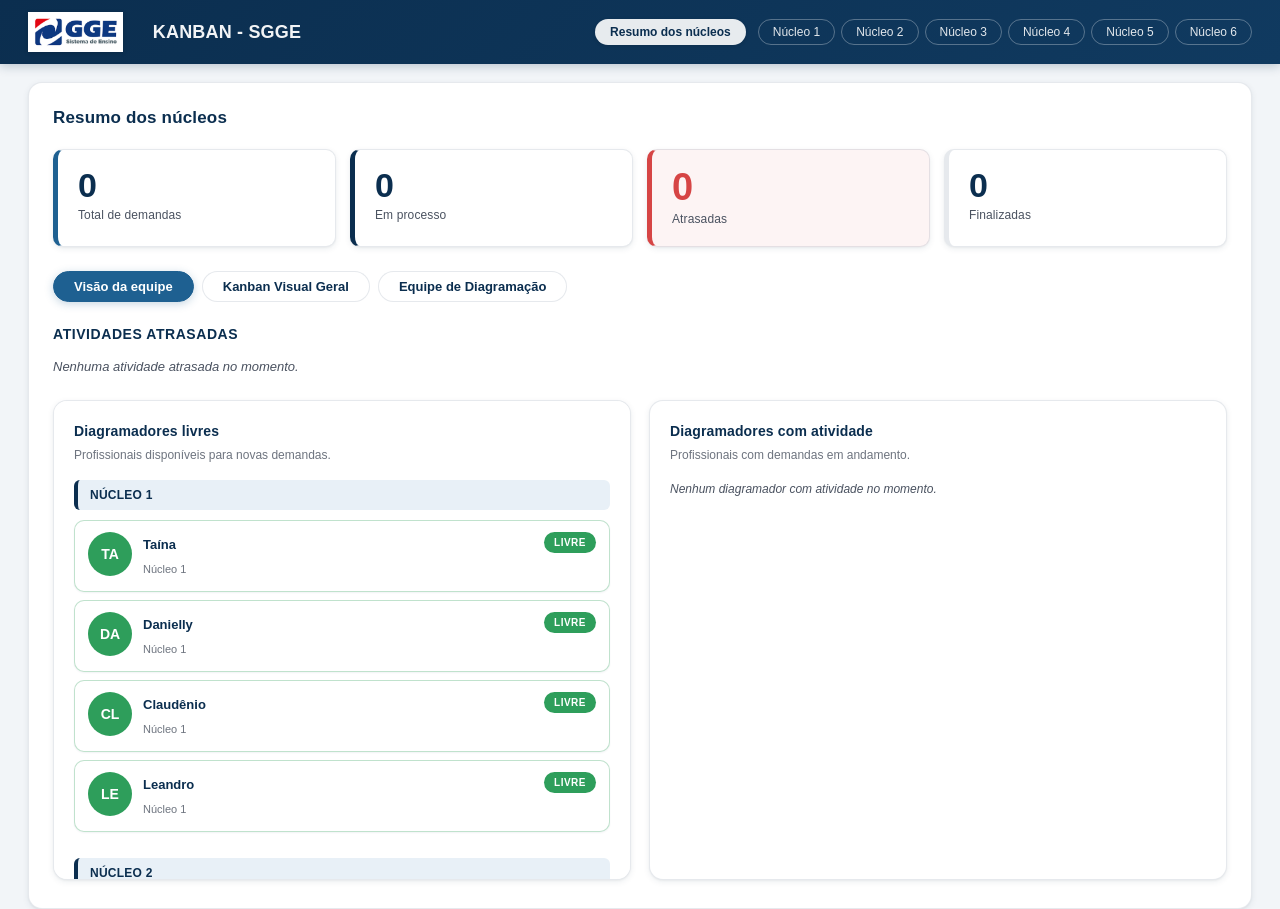
<file: frontend/index.html>
<!DOCTYPE html>
<html lang="pt-BR">
<head>
  <meta charset="UTF-8">
  <meta name="viewport" content="width=device-width, initial-scale=1.0">
  <title>KANBAN - SGGE</title>
  <link rel="stylesheet" href="styles.css">
</head>
<body>

  <!-- ===================== CABEÇALHO ===================== -->
  <header class="topbar">
    <div class="topbar-logo">
      <img src="assets/logo-gge.png" alt="Logo GGE" class="logo-gge">
    </div>
    <h1 class="topbar-title">KANBAN - SGGE</h1>

    <!-- Navegação do cabeçalho: "Resumo dos núcleos" troca para a tela de gestão geral;
         os botões de núcleo trocam para a tabela operacional daquele núcleo -->
    <nav class="nav-nucleos" id="nav-nucleos">
      <button class="btn-nucleo btn-resumo-nucleos-nav" id="btn-resumo-nucleos" data-view="resumo">Resumo dos núcleos</button>
      <button class="btn-nucleo" data-nucleo="Núcleo 1">Núcleo 1</button>
      <button class="btn-nucleo" data-nucleo="Núcleo 2">Núcleo 2</button>
      <button class="btn-nucleo" data-nucleo="Núcleo 3">Núcleo 3</button>
      <button class="btn-nucleo" data-nucleo="Núcleo 4">Núcleo 4</button>
      <button class="btn-nucleo" data-nucleo="Núcleo 5">Núcleo 5</button>
      <button class="btn-nucleo" data-nucleo="Núcleo 6">Núcleo 6</button>
    </nav>
  </header>

  <!-- ===================== TELA: RESUMO DOS NÚCLEOS (VISÃO GERENCIAL DE TODOS OS SETORES) ===================== -->
  <section id="tela-resumo-nucleos" class="tela-resumo-nucleos oculto">
    <h2 class="tela-resumo-titulo">Resumo dos núcleos</h2>

    <!-- Cards gerais: somam as demandas de TODOS os núcleos/setores -->
    <div class="resumo-geral-cards">
      <div class="resumo-card resumo-card-total">
        <span class="resumo-numero" id="resumo-geral-total">0</span>
        <span class="resumo-label">Total de demandas</span>
      </div>
      <div class="resumo-card resumo-processo">
        <span class="resumo-numero" id="resumo-geral-processo">0</span>
        <span class="resumo-label">Em processo</span>
      </div>
      <div class="resumo-card resumo-atrasado resumo-card-destaque">
        <span class="resumo-numero" id="resumo-geral-atrasadas">0</span>
        <span class="resumo-label">Atrasadas</span>
      </div>
      <div class="resumo-card resumo-finalizado">
        <span class="resumo-numero" id="resumo-geral-finalizadas">0</span>
        <span class="resumo-label">Finalizadas</span>
      </div>
    </div>

    <!-- Alternância entre as visões internas do "Resumo dos núcleos" -->
    <div class="resumo-acoes-secundarias">
      <button id="btn-visao-equipe" class="btn-toggle-resumo ativo">Visão da equipe</button>
      <button id="btn-kanban-visual-geral" class="btn-toggle-resumo">Kanban Visual Geral</button>
      <button id="btn-equipe-diagramacao" class="btn-toggle-resumo">Equipe de Diagramação</button>
    </div>

    <!-- ===================== VISÃO: EQUIPE (demandas críticas + diagramadores) ===================== -->
    <div id="resumo-visao-equipe">
      <!-- Atividades atrasadas: status ATRASADO, ou Previsto vencido sem Fim preenchido -->
      <section class="demandas-criticas">
        <h3 class="demandas-criticas-titulo">Atividades atrasadas</h3>
        <div class="demandas-criticas-lista" id="lista-demandas-criticas">
          <!-- Itens gerados dinamicamente em script.js -->
        </div>
      </section>

      <div class="resumo-equipe-colunas">
        <div class="resumo-equipe-coluna">
          <h3 class="resumo-equipe-subtitulo">Diagramadores livres</h3>
          <p class="resumo-equipe-descricao">Profissionais disponíveis para novas demandas.</p>
          <div class="resumo-equipe-etiquetas" id="lista-diagramadores-livres">
            <!-- Etiquetas geradas dinamicamente em script.js -->
          </div>
        </div>
        <div class="resumo-equipe-coluna">
          <h3 class="resumo-equipe-subtitulo">Diagramadores com atividade</h3>
          <p class="resumo-equipe-descricao">Profissionais com demandas em andamento.</p>
          <div class="resumo-equipe-etiquetas" id="lista-diagramadores-ocupados">
            <!-- Etiquetas geradas dinamicamente em script.js -->
          </div>
        </div>
      </div>
    </div>

    <!-- ===================== VISÃO: EQUIPE DE DIAGRAMAÇÃO (EXPERIÊNCIA INSTITUCIONAL) ===================== -->
    <div id="resumo-visao-equipe-diagramacao" class="oculto team-showcase-view">

      <!-- Bloco 1: Hero com nav integrada como overlay -->
      <div class="team-hero">

        <!-- Nav bar como overlay dentro do hero — não cria faixa separada -->
        <div class="team-nav-bar">
          <button id="btn-voltar-resumo-equipe" class="team-back-btn">
            &#8592; Resumo dos núcleos
          </button>
        </div>

        <!-- Decorações de fundo do hero -->
        <div class="team-hero-orb team-hero-orb-1" aria-hidden="true"></div>
        <div class="team-hero-orb team-hero-orb-2" aria-hidden="true"></div>
        <div class="team-hero-orb team-hero-orb-3" aria-hidden="true"></div>

        <!-- Conteúdo do hero -->
        <div class="team-hero-body">
          <div class="team-hero-content">
            <p class="team-hero-eyebrow">GGE · Sistema de Ensino</p>
            <h2 class="team-hero-titulo">Equipe de<br>Diagramação</h2>
            <p class="team-hero-subtitulo">Conheça os profissionais que movimentam o fluxo de produção dos materiais.</p>
            <p class="team-hero-descricao">Mais do que demandas e prazos, este painel representa pessoas, talento e colaboração diária na construção do ensino.</p>
          </div>
          <div class="team-hero-art" aria-hidden="true">
            <div class="team-hero-art-ring team-hero-art-ring-1"></div>
            <div class="team-hero-art-ring team-hero-art-ring-2"></div>
            <div class="team-hero-art-ring team-hero-art-ring-3"></div>
          </div>
        </div>

      </div>

      <!-- Bloco 2: Carrossel da equipe -->
      <div class="team-carousel-section">
        <div class="team-carousel-header">
          <span class="team-carousel-label">Profissionais da equipe</span>
          <span class="team-carousel-count" id="team-carousel-count"></span>
        </div>
        <div class="equipe-carousel-wrapper">
          <button class="equipe-carousel-btn equipe-carousel-prev" aria-label="Anterior">&#8249;</button>
          <div class="equipe-carousel" id="equipeCarousel">
            <!-- Cards gerados dinamicamente por renderizarCarrosselEquipe() -->
          </div>
          <button class="equipe-carousel-btn equipe-carousel-next" aria-label="Próximo">&#8250;</button>
        </div>
      </div>

      <!-- Bloco 3: Faixa institucional final -->
      <div class="team-footer-frase">
        <div class="team-footer-linha" aria-hidden="true"></div>
        <span class="team-footer-frase-texto">Cada entrega começa com pessoas comprometidas com a excelência.</span>
        <div class="team-footer-linha" aria-hidden="true"></div>
      </div>

    </div>

    <!-- ===================== VISÃO: KANBAN VISUAL GERAL (TODOS OS NÚCLEOS AO MESMO TEMPO) ===================== -->
    <div id="resumo-visao-kanban-geral" class="oculto">
      <div class="kanban-geral-controles">
        <label for="select-filtro-nucleo-kanban-geral">Filtrar núcleo:</label>
        <select id="select-filtro-nucleo-kanban-geral">
          <option value="todos">Todos os núcleos</option>
          <option value="Núcleo 1">Núcleo 1</option>
          <option value="Núcleo 2">Núcleo 2</option>
          <option value="Núcleo 3">Núcleo 3</option>
          <option value="Núcleo 4">Núcleo 4</option>
          <option value="Núcleo 5">Núcleo 5</option>
          <option value="Núcleo 6">Núcleo 6</option>
        </select>
      </div>
      <div class="kanban-geral-nucleos" id="kanban-geral-nucleos">
        <!-- Blocos por núcleo gerados dinamicamente em script.js -->
      </div>
    </div>
  </section>

  <!-- ===================== TELA: TABELA OPERACIONAL DO NÚCLEO SELECIONADO ===================== -->
  <div id="tela-operacional">

    <!-- ===================== CARDS GERAIS ===================== -->
    <section class="resumo">
      <div class="resumo-card">
        <span class="resumo-numero" id="resumo-total">0</span>
        <span class="resumo-label">Total de demandas</span>
      </div>
      <div class="resumo-card">
        <span class="resumo-numero" id="resumo-processo">0</span>
        <span class="resumo-label">Em processo</span>
      </div>
      <div class="resumo-card resumo-atrasado">
        <span class="resumo-numero" id="resumo-atrasadas">0</span>
        <span class="resumo-label">Atrasadas</span>
      </div>
      <div class="resumo-card resumo-finalizado">
        <span class="resumo-numero" id="resumo-finalizadas">0</span>
        <span class="resumo-label">Finalizadas</span>
      </div>
    </section>

    <!-- ===================== BARRA OPERACIONAL: KANBAN VISUAL + PLANILHAS AUXILIARES + FILTROS ===================== -->
    <section class="acoes">
      <div class="acoes-botoes">
        <button id="btn-kanban-visual" class="btn-primario">Kanban Visual</button>
        <button id="btn-solicitacao-imagens" class="btn-primario btn-acao-compacto">Solicitação de imagens</button>
        <button id="btn-solicitacao-qrs" class="btn-primario btn-acao-compacto">Solicitação de QRs</button>
        <button id="btn-solicitacao-ilustracao" class="btn-primario btn-acao-compacto">Solicitação de ilustração</button>
      </div>

      <div class="filtros">
        <select id="filtro-diagramador">
          <option value="">Diagramador (todos)</option>
        </select>

        <select id="filtro-status">
          <option value="">Status (todos)</option>
          <option value="A iniciar">A iniciar</option>
          <option value="Em processo">Em processo</option>
          <option value="Pausado">Pausado</option>
          <option value="Atrasado">Atrasado</option>
          <option value="Finalizado">Finalizado</option>
        </select>

        <input type="text" id="filtro-busca" placeholder="Buscar por atividade...">
      </div>
    </section>

    <!-- ===================== TABELA OPERACIONAL DO NÚCLEO ===================== -->
    <main class="quadro" id="quadro">
      <!-- quadro-scroll isola o overflow-x para não bloquear o sticky do thead -->
      <div class="quadro-scroll">
        <table class="tabela-nucleo">
          <thead>
            <tr>
              <th>Diagramador</th>
              <th>Ano</th>
              <th>Módulo</th>
              <th>Frente</th>
              <th>Atividade</th>
              <th>Início</th>
              <th>Previsto</th>
              <th>Pausa/Prioridade</th>
              <th>Fim</th>
              <th>Status</th>
              <th>Ações</th>
            </tr>
          </thead>
          <tbody id="corpo-tabela-nucleo">
            <!-- Linhas geradas dinamicamente em script.js -->
          </tbody>
        </table>
      </div>
    </main>
  </div>

  <!-- ===================== TELA: KANBAN VISUAL (QUADRO POR STATUS DO NÚCLEO SELECIONADO) ===================== -->
  <section id="tela-kanban-visual" class="tela-kanban-visual oculto">
    <div class="kanban-visual-cabecalho">
      <div>
        <h2 class="kanban-visual-titulo">QUADRO KANBAN - SGGE</h2>
        <p class="kanban-visual-subtitulo" id="kanban-visual-subtitulo">Núcleo 1</p>
      </div>
      <button id="btn-voltar-tabela" class="btn-primario">Voltar para tabela</button>
    </div>

    <div class="kanban-visual-grade">
      <div class="kanban-coluna kanban-coluna-backlog">
        <h3 class="kanban-coluna-titulo">BACKLOG</h3>
        <div class="kanban-coluna-corpo" id="kanban-coluna-backlog"></div>
      </div>

      <div class="kanban-coluna kanban-coluna-emprocesso">
        <h3 class="kanban-coluna-titulo">EM PROCESSO</h3>
        <div class="kanban-coluna-corpo" id="kanban-coluna-emprocesso"></div>
      </div>

      <div class="kanban-coluna kanban-coluna-pausado">
        <h3 class="kanban-coluna-titulo">PAUSADO</h3>
        <div class="kanban-coluna-corpo" id="kanban-coluna-pausado"></div>
      </div>

      <div class="kanban-coluna kanban-coluna-prioridade">
        <h3 class="kanban-coluna-titulo">PRIORIDADE</h3>
        <div class="kanban-coluna-corpo" id="kanban-coluna-prioridade"></div>
      </div>

      <div class="kanban-coluna kanban-coluna-finalizado kanban-coluna-larga">
        <h3 class="kanban-coluna-titulo">FINALIZADO</h3>
        <div class="kanban-coluna-corpo" id="kanban-coluna-finalizado"></div>
      </div>
    </div>
  </section>

  <!-- ===================== MODAL NOVA DEMANDA ===================== -->
  <div id="modal-overlay" class="modal-overlay oculto">
    <div class="modal">
      <div class="modal-header">
        <h2 id="modal-titulo">Nova demanda</h2>
        <button id="btn-fechar-modal" class="btn-fechar">&times;</button>
      </div>

      <form id="form-demanda" class="modal-form">
        <!-- Identifica a linha (núcleo + diagramador + posição) que está sendo editada -->
        <input type="hidden" id="campo-id-edicao">
        <input type="hidden" id="campo-slot">

        <label>
          Núcleo
          <select id="campo-nucleo">
            <option value="Núcleo 1">Núcleo 1</option>
            <option value="Núcleo 2">Núcleo 2</option>
            <option value="Núcleo 3">Núcleo 3</option>
            <option value="Núcleo 4">Núcleo 4</option>
            <option value="Núcleo 5">Núcleo 5</option>
            <option value="Núcleo 6">Núcleo 6</option>
            <option value="Ilustração">Ilustração</option>
          </select>
        </label>

        <label>
          Diagramador
          <select id="campo-diagramador" required></select>
        </label>

        <label>
          Ano escolar
          <select id="campo-ano-escolar">
            <option value="">Selecione...</option>
          </select>
        </label>

        <label>
          Módulo
          <select id="campo-modulo">
            <option value="">Selecione...</option>
          </select>
        </label>

        <label>
          Frente
          <select id="campo-frente">
            <option value="">Selecione...</option>
          </select>
        </label>

        <label>
          Atividade
          <input type="text" id="campo-atividade" required>
        </label>

        <label>
          Início
          <input type="datetime-local" id="campo-inicio">
        </label>

        <label>
          Previsto
          <input type="datetime-local" id="campo-previsto">
        </label>

        <label>
          Fim
          <input type="datetime-local" id="campo-fim">
        </label>

        <label>
          Status
          <select id="campo-status">
            <option value="A iniciar">A iniciar</option>
            <option value="Em processo">Em processo</option>
            <option value="Pausado">Pausado</option>
            <option value="Atrasado">Atrasado</option>
            <option value="Finalizado">Finalizado</option>
          </select>
        </label>

        <label>
          Prioridade
          <select id="campo-prioridade">
            <option value="Alta">Alta</option>
            <option value="Média" selected>Média</option>
            <option value="Baixa">Baixa</option>
          </select>
        </label>

        <label class="campo-checkbox">
          <input type="checkbox" id="campo-pausa">
          Demanda pausada
        </label>

        <label>
          Motivo da pausa
          <input type="text" id="campo-motivo-pausa">
        </label>

        <label class="campo-largo">
          Observações
          <textarea id="campo-observacoes" rows="3"></textarea>
        </label>

        <label class="campo-largo">
          Link do arquivo
          <input type="url" id="campo-link-arquivo" placeholder="https://...">
        </label>

        <div class="modal-acoes">
          <button type="button" id="btn-cancelar" class="btn-secundario">Cancelar</button>
          <button type="submit" class="btn-primario">Salvar demanda</button>
        </div>
      </form>
    </div>
  </div>

  <!-- ===================== ABERTURA ANIMADA ===================== -->
  <div id="splashScreen" class="splash-screen">
    <div class="splash-content">
      <img src="assets/logo-gge.png" alt="Logo GGE" class="splash-logo">
      <h1 class="splash-title">KANBAN - SGGE</h1>
      <p class="splash-subtitle">Carregando painel de produção...</p>
      <div class="splash-loader"></div>
      <div class="splash-credit">📊 Desenvolvido por Lucas Diego</div>
    </div>
  </div>

  <script src="script.js"></script>
</body>
</html>
</file>
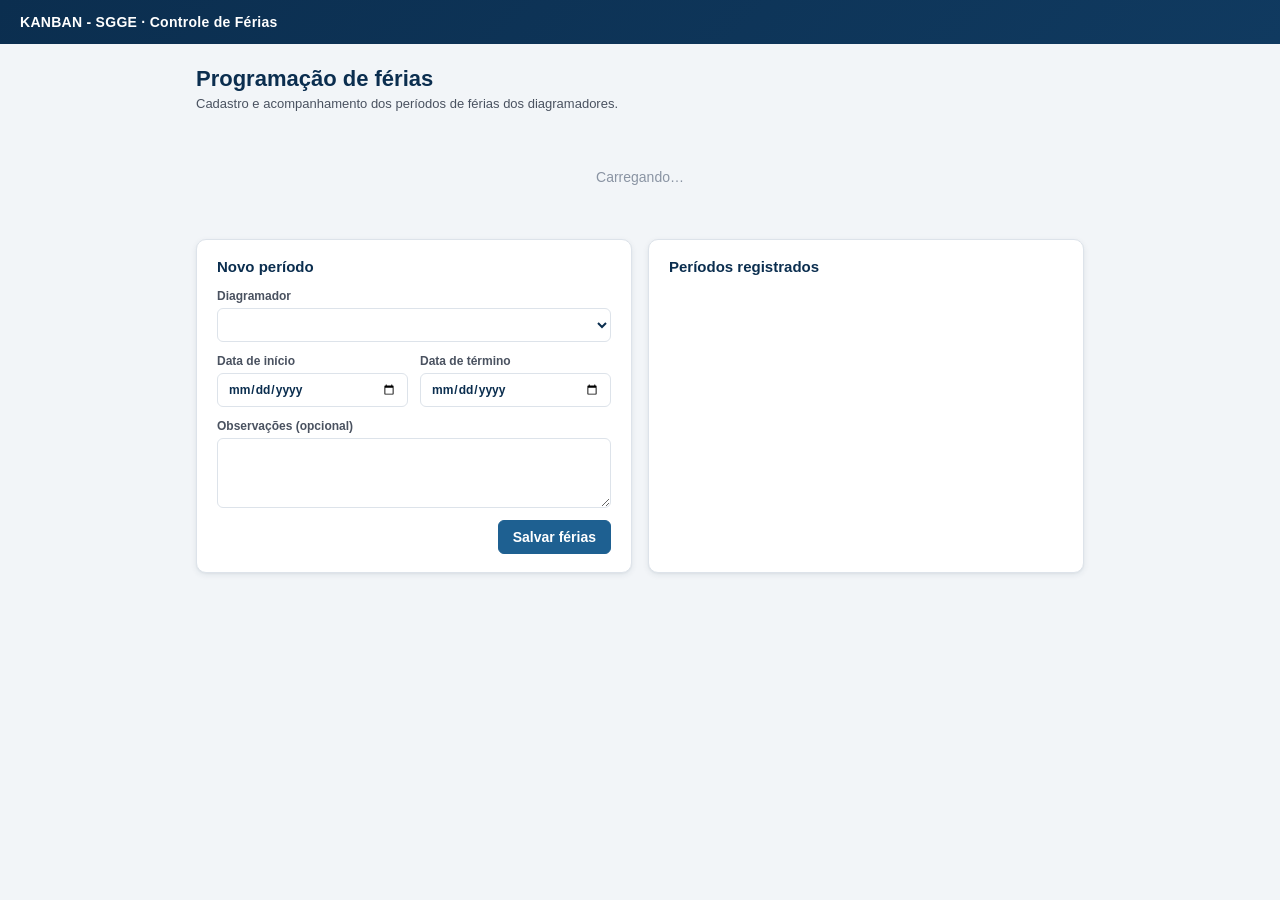
<file: apps-script/independente-ferias/Pagina.html>
<!DOCTYPE html>
<html lang="pt-BR">
<head>
  <base target="_top">
  <meta charset="utf-8">
  <style>
    :root {
      --azul-escuro: #0b2e4f;
      --azul-medio: #1e6091;
      --azul-claro: #e8f0f7;
      --cinza-fundo: #f2f5f8;
      --cinza-borda: #dde3ea;
      --cinza-texto: #4a5260;
      --branco: #ffffff;
      --verde: #1e6b3f;
      --verde-fundo: #e6f4ec;
      --ambar: #7a5a12;
      --ambar-fundo: #fff6e5;
      --vermelho: #a12b2b;
      --vermelho-fundo: #fdecea;
      --radius: 10px;
      --sombra: 0 2px 6px rgba(11, 46, 79, 0.08), 0 1px 2px rgba(0, 0, 0, 0.04);
    }
    * { box-sizing: border-box; }
    body {
      margin: 0;
      font-family: "Segoe UI", Arial, sans-serif;
      background: var(--cinza-fundo);
      color: var(--cinza-texto);
      font-size: 14px;
    }
    .topo {
      background: linear-gradient(135deg, #0b2e4f 0%, #103a60 100%);
      color: var(--branco);
      padding: 14px 20px;
      display: flex;
      align-items: center;
      justify-content: space-between;
      gap: 12px;
      flex-wrap: wrap;
    }
    .topo .marca { font-weight: 700; letter-spacing: 0.02em; }
    .topo .usuario { font-size: 12px; opacity: 0.85; }
    main { max-width: 920px; margin: 0 auto; padding: 22px 16px 40px; }
    h1 { margin: 0 0 4px; font-size: 22px; color: var(--azul-escuro); }
    .subtitulo { margin: 0 0 18px; font-size: 13px; }
    .grade { display: grid; grid-template-columns: minmax(0, 1fr) minmax(0, 1fr); gap: 16px; }
    .card {
      background: var(--branco);
      border: 1px solid var(--cinza-borda);
      border-radius: var(--radius);
      box-shadow: var(--sombra);
      padding: 18px 20px;
    }
    .card h2 { margin: 0 0 14px; font-size: 15px; color: var(--azul-escuro); }
    label { display: flex; flex-direction: column; gap: 5px; font-size: 12px; font-weight: 600; margin-bottom: 12px; }
    .linha-datas { display: grid; grid-template-columns: 1fr 1fr; gap: 12px; }
    select, input, textarea {
      font: inherit;
      color: var(--azul-escuro);
      padding: 8px 10px;
      border: 1.5px solid var(--cinza-borda);
      border-radius: 6px;
      background: var(--branco);
      width: 100%;
    }
    textarea { resize: vertical; min-height: 70px; }
    select:focus, input:focus, textarea:focus { outline: none; border-color: var(--azul-medio); box-shadow: 0 0 0 3px rgba(30, 96, 145, 0.14); }
    select:disabled, input:disabled, textarea:disabled { background: #f6f7f9; color: #8a94a3; }
    .acoes { display: flex; gap: 8px; justify-content: flex-end; flex-wrap: wrap; }
    button {
      font: inherit;
      font-weight: 600;
      border-radius: 6px;
      padding: 8px 14px;
      cursor: pointer;
      border: 1.5px solid var(--azul-medio);
    }
    .primario { background: var(--azul-medio); color: var(--branco); }
    .primario:hover:not(:disabled) { background: #174f78; }
    .secundario { background: var(--branco); color: var(--azul-medio); }
    .secundario:hover:not(:disabled) { background: var(--azul-claro); }
    .perigo { background: var(--branco); color: var(--vermelho); border-color: #e7b7b7; }
    .perigo:hover:not(:disabled) { background: var(--vermelho-fundo); }
    button:disabled { opacity: 0.5; cursor: not-allowed; }
    button:focus-visible { outline: 2px solid var(--azul-escuro); outline-offset: 2px; }
    .mensagem { margin: 0 0 14px; padding: 10px 12px; border-radius: 6px; font-size: 13px; line-height: 1.4; }
    .mensagem[hidden] { display: none; }
    .mensagem.sucesso { background: var(--verde-fundo); color: var(--verde); }
    .mensagem.erro { background: var(--vermelho-fundo); color: var(--vermelho); }
    .mensagem.info { background: var(--azul-claro); color: var(--azul-escuro); }
    .historico { list-style: none; margin: 0; padding: 0; display: flex; flex-direction: column; gap: 10px; }
    .periodo { border: 1px solid var(--cinza-borda); border-radius: 8px; padding: 10px 12px; }
    .periodo-topo { display: flex; justify-content: space-between; align-items: center; gap: 8px; flex-wrap: wrap; }
    .periodo-datas { font-weight: 700; color: var(--azul-escuro); }
    .selo { padding: 2px 9px; border-radius: 999px; font-size: 11px; font-weight: 700; }
    .selo.programadas { background: var(--ambar-fundo); color: var(--ambar); }
    .selo.em-ferias { background: var(--verde-fundo); color: var(--verde); }
    .selo.encerradas { background: #eef0f3; color: #5d6675; }
    .periodo-obs, .periodo-auditoria { margin: 6px 0 0; font-size: 12px; overflow-wrap: anywhere; }
    .periodo-auditoria { color: #8a94a3; }
    .periodo-acoes { display: flex; gap: 6px; margin-top: 8px; }
    .periodo-acoes button { padding: 4px 10px; font-size: 12px; }
    .vazio { font-size: 13px; color: #8a94a3; }
    .carregando { text-align: center; padding: 40px 0; color: #8a94a3; }
    @media (max-width: 720px) {
      .grade { grid-template-columns: 1fr; }
      .linha-datas { grid-template-columns: 1fr; }
    }
  </style>
</head>
<body>
  <header class="topo">
    <span class="marca">KANBAN - SGGE · Controle de Férias</span>
    <span class="usuario" id="usuario"></span>
  </header>

  <main>
    <h1>Programação de férias</h1>
    <p class="subtitulo">Cadastro e acompanhamento dos períodos de férias dos diagramadores.</p>

    <p class="mensagem" id="mensagem" role="status" aria-live="polite" hidden></p>
    <p class="carregando" id="carregando">Carregando…</p>

    <div class="grade" id="conteudo" hidden>
      <section class="card" aria-labelledby="titulo-form">
        <h2 id="titulo-form">Novo período</h2>
        <form id="form" novalidate>
          <label>Diagramador
            <select id="diagramador" required></select>
          </label>
          <div class="linha-datas">
            <label>Data de início
              <input type="date" id="inicio" required>
            </label>
            <label>Data de término
              <input type="date" id="fim" required>
            </label>
          </div>
          <label>Observações (opcional)
            <textarea id="observacoes" maxlength="500"></textarea>
          </label>
          <div class="acoes">
            <button type="button" class="secundario" id="cancelar-edicao" hidden>Cancelar edição</button>
            <button type="submit" class="primario" id="salvar">Salvar férias</button>
          </div>
        </form>
      </section>

      <section class="card" aria-labelledby="titulo-historico">
        <h2 id="titulo-historico">Períodos registrados</h2>
        <ul class="historico" id="historico"></ul>
      </section>
    </div>
  </main>

  <script>
    // Toda a interface é montada com DOM + textContent (nunca innerHTML com dados).
    // A autorização é decidida no servidor; "podeEditar" aqui só ajusta a tela.
    var estado = { contexto: null, editandoId: null, ocupado: false, sugerido: '' };
    var el = function (id) { return document.getElementById(id); };

    function mostrarMensagem(texto, tipo) {
      var m = el('mensagem');
      m.textContent = texto || '';
      m.className = 'mensagem ' + (tipo || 'info');
      m.hidden = !texto;
    }

    function formatarData(iso) {
      var p = String(iso || '').split('-');
      return p.length === 3 ? p[2] + '/' + p[1] + '/' + p[0] : '–';
    }

    function classeSituacao(s) {
      return s === 'Em férias' ? 'em-ferias' : s === 'Programadas' ? 'programadas' : 'encerradas';
    }

    function normalizar(nome) {
      return String(nome || '').normalize('NFD').replace(/[̀-ͯ]/g, '').trim().toLowerCase().replace(/\s+/g, ' ');
    }

    function definirOcupado(ocupado) {
      estado.ocupado = ocupado;
      var podeEditar = !!(estado.contexto && estado.contexto.podeEditar && estado.contexto.listaOficialDisponivel);
      ['diagramador', 'inicio', 'fim', 'observacoes', 'salvar'].forEach(function (id) {
        el(id).disabled = ocupado || !podeEditar;
      });
      document.querySelectorAll('.periodo-acoes button').forEach(function (b) { b.disabled = ocupado; });
    }

    function preencherDiagramadores() {
      var select = el('diagramador');
      select.textContent = '';
      var lista = estado.contexto.diagramadores || [];
      var grupos = {};
      lista.forEach(function (d) { (grupos[d.nucleo] = grupos[d.nucleo] || []).push(d.nome); });
      Object.keys(grupos).sort(function (a, b) { return a.localeCompare(b, 'pt-BR'); }).forEach(function (nucleo) {
        var og = document.createElement('optgroup');
        og.label = nucleo;
        grupos[nucleo].sort(function (a, b) { return a.localeCompare(b, 'pt-BR'); }).forEach(function (nome) {
          var op = document.createElement('option');
          op.value = nome;
          op.textContent = nome;
          og.appendChild(op);
        });
        select.appendChild(og);
      });
      // ?diagramador= só PRÉ-SELECIONA, e apenas se existir na lista oficial
      var alvo = normalizar(estado.sugerido);
      var achou = lista.filter(function (d) { return normalizar(d.nome) === alvo; })[0];
      if (achou) select.value = achou.nome;
    }

    function renderizarHistorico() {
      var lista = el('historico');
      lista.textContent = '';
      var nome = normalizar(el('diagramador').value);
      var periodos = (estado.contexto.ferias || [])
        .filter(function (p) { return normalizar(p.diagramador) === nome; })
        .sort(function (a, b) { return a.inicio < b.inicio ? 1 : -1; });
      if (!periodos.length) {
        var vazio = document.createElement('li');
        vazio.className = 'vazio';
        vazio.textContent = 'Nenhum período registrado para este diagramador.';
        lista.appendChild(vazio);
        return;
      }
      periodos.forEach(function (p) {
        var item = document.createElement('li');
        item.className = 'periodo';
        var topo = document.createElement('div');
        topo.className = 'periodo-topo';
        var datas = document.createElement('span');
        datas.className = 'periodo-datas';
        datas.textContent = formatarData(p.inicio) + ' a ' + formatarData(p.fim);
        var selo = document.createElement('span');
        selo.className = 'selo ' + classeSituacao(p.situacao);
        selo.textContent = p.situacao;
        topo.appendChild(datas);
        topo.appendChild(selo);
        item.appendChild(topo);
        if (p.observacoes) {
          var obs = document.createElement('p');
          obs.className = 'periodo-obs';
          obs.textContent = p.observacoes;
          item.appendChild(obs);
        }
        if (p.registradoPor) {
          var aud = document.createElement('p');
          aud.className = 'periodo-auditoria';
          aud.textContent = 'Registrado por ' + p.registradoPor;
          item.appendChild(aud);
        }
        if (estado.contexto.podeEditar) {
          var acoes = document.createElement('div');
          acoes.className = 'periodo-acoes';
          var editar = document.createElement('button');
          editar.type = 'button';
          editar.className = 'secundario';
          editar.textContent = 'Editar';
          editar.setAttribute('aria-label', 'Editar férias de ' + formatarData(p.inicio) + ' a ' + formatarData(p.fim));
          editar.addEventListener('click', function () { iniciarEdicao(p); });
          var excluir = document.createElement('button');
          excluir.type = 'button';
          excluir.className = 'perigo';
          excluir.textContent = 'Excluir';
          excluir.setAttribute('aria-label', 'Excluir férias de ' + formatarData(p.inicio) + ' a ' + formatarData(p.fim));
          excluir.addEventListener('click', function () { excluirPeriodo(p); });
          acoes.appendChild(editar);
          acoes.appendChild(excluir);
          item.appendChild(acoes);
        }
        lista.appendChild(item);
      });
    }

    function limparFormulario() {
      estado.editandoId = null;
      el('inicio').value = '';
      el('fim').value = '';
      el('observacoes').value = '';
      el('titulo-form').textContent = 'Novo período';
      el('salvar').textContent = 'Salvar férias';
      el('cancelar-edicao').hidden = true;
    }

    function iniciarEdicao(p) {
      estado.editandoId = p.id;
      el('diagramador').value = p.diagramador;
      el('inicio').value = p.inicio;
      el('fim').value = p.fim;
      el('observacoes').value = p.observacoes || '';
      el('titulo-form').textContent = 'Editar período';
      el('salvar').textContent = 'Atualizar férias';
      el('cancelar-edicao').hidden = false;
      el('inicio').focus();
    }

    // Validação na tela (o servidor valida de novo, com lock)
    function validarFormulario() {
      var d = el('diagramador').value, ini = el('inicio').value, fim = el('fim').value;
      if (!d) return 'Selecione o diagramador.';
      if (!ini || !fim) return 'Informe a data de início e a data de término.';
      if (fim < ini) return 'A data de término não pode ser anterior à data de início.';
      var conflito = (estado.contexto.ferias || []).filter(function (p) {
        return p.id !== estado.editandoId && normalizar(p.diagramador) === normalizar(d) && p.inicio <= fim && ini <= p.fim;
      })[0];
      if (conflito) return 'Já existe férias de ' + d + ' entre ' + formatarData(conflito.inicio) + ' e ' + formatarData(conflito.fim) + '.';
      return '';
    }

    function chamarServidor(funcao, argumento, aoConcluir) {
      definirOcupado(true);
      google.script.run
        .withSuccessHandler(function (r) { definirOcupado(false); aoConcluir(r); })
        .withFailureHandler(function () {
          definirOcupado(false);
          mostrarMensagem('Falha de conexão com o servidor. Nada foi confirmado; tente novamente.', 'erro');
        })[funcao](argumento);
    }

    function recarregar(mensagemSucesso) {
      chamarServidor('obterContextoFerias', undefined, function (ctx) {
        if (!ctx || ctx.sucesso !== true) {
          mostrarMensagem((ctx && ctx.mensagem) || 'Resposta inesperada do servidor.', 'erro');
          return;
        }
        var selecionado = el('diagramador').value;
        estado.contexto = ctx;
        aplicarContexto(selecionado);
        if (mensagemSucesso) mostrarMensagem(mensagemSucesso, 'sucesso');
      });
    }

    function aplicarContexto(manterSelecionado) {
      var ctx = estado.contexto;
      el('usuario').textContent = ctx.usuario ? 'Conectado como ' + ctx.usuario : 'Usuário não identificado';
      preencherDiagramadores();
      if (manterSelecionado) el('diagramador').value = manterSelecionado;
      renderizarHistorico();
      el('carregando').hidden = true;
      el('conteudo').hidden = false;
      definirOcupado(false);
      if (!ctx.listaOficialDisponivel) {
        mostrarMensagem('A lista oficial de diagramadores está indisponível no momento. A consulta funciona, mas o cadastro fica bloqueado.', 'erro');
      } else if (!ctx.podeEditar) {
        mostrarMensagem(ctx.motivo + ' Você pode apenas consultar os períodos.', 'info');
      } else if (!ctx.auditoriaAtiva) {
        mostrarMensagem('Auditoria desativada: a aba não tem a coluna Registrado_por.', 'info');
      }
    }

    function salvar(evento) {
      evento.preventDefault();
      if (estado.ocupado) return;
      var erro = validarFormulario();
      if (erro) { mostrarMensagem(erro, 'erro'); return; }
      var dados = {
        diagramador: el('diagramador').value,
        inicio: el('inicio').value,
        fim: el('fim').value,
        observacoes: el('observacoes').value.trim(),
      };
      var funcao = estado.editandoId ? 'atualizarFerias' : 'criarFerias';
      if (estado.editandoId) dados.id = estado.editandoId;
      mostrarMensagem('Salvando…', 'info');
      chamarServidor(funcao, dados, function (r) {
        // sucesso SOMENTE com confirmação inequívoca do servidor
        if (r && r.sucesso === true && r.ferias && r.ferias.id) {
          limparFormulario();
          recarregar(r.mensagem || 'Férias salvas.');
        } else {
          mostrarMensagem((r && r.mensagem) || 'Resposta inesperada do servidor. Nada foi confirmado.', 'erro');
        }
      });
    }

    function excluirPeriodo(p) {
      if (estado.ocupado) return;
      var ok = window.confirm('Excluir as férias de ' + p.diagramador + ' de ' + formatarData(p.inicio) + ' a ' + formatarData(p.fim) + '?');
      if (!ok) return;
      chamarServidor('excluirFerias', { id: p.id }, function (r) {
        if (r && r.sucesso === true && r.id === p.id) {
          if (estado.editandoId === p.id) limparFormulario();
          recarregar(r.mensagem || 'Férias excluídas.');
        } else {
          mostrarMensagem((r && r.mensagem) || 'Resposta inesperada do servidor. Nada foi confirmado.', 'erro');
        }
      });
    }

    el('form').addEventListener('submit', salvar);
    el('cancelar-edicao').addEventListener('click', function () { limparFormulario(); mostrarMensagem('', 'info'); });
    el('diagramador').addEventListener('change', function () { limparFormulario(); renderizarHistorico(); });

    // ?diagramador=<nome> (vindo do Kanban) só pré-seleciona
    google.script.url.getLocation(function (local) {
      estado.sugerido = (local && local.parameter && local.parameter.diagramador) || '';
      recarregar('');
    });
  </script>
</body>
</html>
</file>
<file: styles.css>
/*
  Estilos do Kanban de diagramação do GGE.
  Paleta: azul escuro institucional, azul médio, branco, cinzas suaves,
  verde (finalizado/livre), vermelho (atrasado), amarelo (pausado/prioridade).
*/

/* ===================== VARIÁVEIS ===================== */

:root {
  /* Paleta institucional */
  --azul-escuro:   #0b2e4f;
  --azul-medio:    #1e6091;
  --azul-claro:    #e8f0f7;
  --branco:        #ffffff;

  /* Cinzas — corrigido: --cinza-medio era incorretamente #0b2e4f (azul escuro) */
  --cinza-claro:   #f2f5f8;
  --cinza-borda:   #dde3ea;   /* bordas suaves de tabelas e inputs */
  --cinza-medio:   #c4cdd8;   /* bordas discretas, divisores */
  --cinza-texto:   #4a5260;   /* texto de suporte */

  /* Semânticas */
  --verde:         #2e9e5b;
  --vermelho:      #d64545;
  --amarelo:       #e0a429;
  --laranja:       #e0792e;

  /* Sombras escalonadas */
  --sombra-xs: 0 1px 2px rgba(11, 46, 79, 0.06);
  --sombra:    0 2px 6px rgba(11, 46, 79, 0.08), 0 1px 2px rgba(0,0,0,0.04);
  --sombra-md: 0 4px 14px rgba(11, 46, 79, 0.11), 0 1px 3px rgba(0,0,0,0.05);

  /* Raios */
  --radius-sm:  6px;
  --radius-md:  10px;
  --radius-lg:  14px;
  --radius-pill: 999px;

  /* Bordas derivadas */
  --borda-suave:       rgba(11, 46, 79, 0.10);
  --borda-suave-forte: rgba(11, 46, 79, 0.18);

  /* Alturas das áreas fixas (sticky) — ajustar se o layout mudar */
  --topbar-h: 64px;   /* cabeçalho: logo + botões de núcleo */
  --acoes-h:  64px;   /* barra de botões de ação + filtros */

  /* Transição padrão */
  --trans: 0.16s ease;
}

/* ===================== ABERTURA ANIMADA (SPLASH SCREEN) ===================== */

.splash-screen {
  position: fixed;
  inset: 0;
  z-index: 9999;
  background: radial-gradient(circle at 40% 30%, #16486f 0%, #003057 45%, #001f3a 100%);
  display: flex;
  align-items: center;
  justify-content: center;
  transition: opacity 0.6s ease, visibility 0.6s ease;
}

.splash-screen.splash-hidden {
  opacity: 0;
  visibility: hidden;
  pointer-events: none;
}

.splash-content {
  display: flex;
  flex-direction: column;
  align-items: center;
  text-align: center;
  color: #ffffff;
  animation: splashEntrada 0.8s ease both;
}

.splash-logo {
  width: 120px;
  background: #ffffff;
  padding: 14px;
  border-radius: 18px;
  box-shadow: 0 20px 50px rgba(0, 0, 0, 0.30), 0 4px 12px rgba(0, 0, 0, 0.15);
  margin-bottom: 24px;
}

.splash-title {
  font-size: 26px;
  font-weight: 800;
  letter-spacing: 0.08em;
  margin: 0 0 8px;
  text-shadow: 0 2px 10px rgba(0, 0, 0, 0.25);
}

.splash-subtitle {
  font-size: 13px;
  font-weight: 400;
  opacity: 0.75;
  margin: 0 0 28px;
  letter-spacing: 0.02em;
}

.splash-loader {
  width: 40px;
  height: 40px;
  border: 3px solid rgba(255, 255, 255, 0.20);
  border-top-color: #ffffff;
  border-radius: 50%;
  animation: splashSpin 0.85s linear infinite;
}

@keyframes splashEntrada {
  from {
    opacity: 0;
    transform: translateY(18px) scale(0.97);
  }
  to {
    opacity: 1;
    transform: translateY(0) scale(1);
  }
}

@keyframes splashSpin {
  to { transform: rotate(360deg); }
}

.splash-credit {
  margin-top: 28px;
  font-size: 13px;
  color: rgba(255, 255, 255, 0.55);
  text-align: center;
  letter-spacing: 0.02em;
}

@media (max-width: 480px) {
  .splash-logo  { width: 88px; padding: 10px; border-radius: 14px; }
  .splash-title { font-size: 20px; }
  .splash-subtitle { font-size: 12px; }
  .splash-credit { font-size: 12px; }
}

/* ===================== BASE ===================== */

* {
  box-sizing: border-box;
}

body {
  margin: 0;
  font-family: "Segoe UI", Arial, sans-serif;
  background-color: var(--cinza-claro);
  color: var(--cinza-texto);
  line-height: 1.5;
}

/* ===================== CABEÇALHO ===================== */

.topbar {
  display: flex;
  align-items: center;
  flex-wrap: wrap;
  gap: 16px;
  background: linear-gradient(135deg, #0b2e4f 0%, #103a60 100%);
  color: var(--branco);
  padding: 12px 28px;
  box-shadow: 0 2px 10px rgba(11, 46, 79, 0.25);
  position: sticky;
  top: 0;
  z-index: 100;
}

.topbar-logo {
  display: flex;
  align-items: center;
}

.logo-gge {
  height: 40px;
  max-height: 44px;
  width: auto;
  object-fit: contain;
  display: block;
  filter: drop-shadow(0 1px 2px rgba(0,0,0,0.15));
}

.topbar-title {
  font-size: 18px;
  font-weight: 600;
  letter-spacing: 0.01em;
  margin: 0 auto 0 14px;
  display: flex;
  align-items: center;
  opacity: 0.95;
}

/* Separador vertical entre a logo e o nome do sistema */
.topbar-separador {
  width: 1px;
  height: 28px;
  background: rgba(255, 255, 255, 0.28);
}

.topbar-separador + .topbar-title {
  margin-left: 0;
}

/* Nome do sistema clicável (volta ao portal): mesma aparência do título */
.topbar-title-btn {
  font: inherit;
  color: inherit;
  letter-spacing: inherit;
  background: none;
  border: none;
  padding: 2px 4px;
  border-radius: var(--radius-sm);
  cursor: pointer;
  transition: opacity var(--trans), background-color var(--trans);
}

/* Botão "Performance" (canto direito do cabeçalho, só na tela do Resumo) */
.btn-performance {
  display: inline-flex;
  align-items: center;
  gap: 7px;
  height: 34px;
  padding: 0 14px;
  border: 1px solid rgba(255, 255, 255, 0.28);
  border-radius: var(--radius-sm);
  background: #1e5a8a;
  color: var(--branco);
  font-family: inherit;
  font-size: 13px;
  font-weight: 600;
  cursor: pointer;
  transition: background-color var(--trans), border-color var(--trans);
}

.btn-performance[hidden] {
  display: none;
}

/* Selo de ambiente (só aparece fora de produção, ex.: cópia de homologação) */
.selo-ambiente {
  padding: 4px 10px;
  border-radius: var(--radius-pill);
  background: #e0a429;
  color: #2b1d00;
  font-size: 11px;
  font-weight: 800;
  letter-spacing: 0.06em;
}

body.ambiente-homologacao .topbar {
  box-shadow: inset 0 -4px 0 #e0a429, 0 2px 10px rgba(11, 46, 79, 0.25);
}

/* ── Relatórios: botão + menu suspenso no cabeçalho ───────────────────────── */
.relatorios-menu-wrap {
  position: relative;
}

.relatorios-menu-wrap[hidden] {
  display: none;
}

.btn-relatorios[aria-expanded="true"] .btn-relatorios-seta {
  transform: rotate(180deg);
}

.btn-relatorios-seta {
  transition: transform var(--trans);
}

.menu-relatorios {
  position: absolute;
  top: calc(100% + 8px);
  right: 0;
  z-index: 250;
  width: 300px;
  max-width: calc(100vw - 24px);
  padding: 6px;
  background: var(--branco);
  border: 1px solid var(--cinza-borda);
  border-radius: var(--radius-md);
  box-shadow: 0 12px 32px rgba(11, 46, 79, 0.18);
}

.menu-relatorios[hidden] {
  display: none;
}

.menu-relatorios-item {
  display: flex;
  align-items: flex-start;
  gap: 12px;
  width: 100%;
  padding: 10px 12px;
  border: none;
  border-radius: var(--radius-sm);
  background: transparent;
  color: var(--azul-medio);
  font-family: inherit;
  text-align: left;
  cursor: pointer;
}

.menu-relatorios-item svg {
  flex-shrink: 0;
  margin-top: 2px;
}

.menu-relatorios-item strong {
  display: block;
  font-size: 13px;
  color: var(--azul-escuro);
}

.menu-relatorios-item small {
  display: block;
  margin-top: 2px;
  font-size: 11.5px;
  color: var(--cinza-texto);
}

.menu-relatorios-item:hover,
.menu-relatorios-item:focus-visible {
  outline: none;
  background: var(--azul-claro);
}

/* ── Modal de configuração dos relatórios ─────────────────────────────────── */
.modal-relatorio-overlay {
  z-index: 300; /* acima do cabeçalho fixo */
}

.form-relatorio[hidden] {
  display: none;
}

.relatorio-regras,
.relatorio-dica {
  margin: 14px 0 0;
  font-size: 11.5px;
  color: var(--cinza-texto);
  line-height: 1.45;
}

.relatorio-erro {
  margin: 10px 0 0;
  padding: 8px 10px;
  border-radius: var(--radius-sm);
  background: #fdecea;
  color: #a12b2b;
  font-size: 12.5px;
}

.relatorio-dica[hidden] {
  display: none;
}

.relatorio-erro[hidden] {
  display: none;
}

.modal-relatorio .modal-acoes {
  margin-top: 16px;
}

@media (max-width: 600px) {
  .modal-relatorio .modal-form {
    grid-template-columns: 1fr;
  }
}

/* ── Modal de confirmação da data FIM ─────────────────────────────────────── */
.modal-conclusao {
  max-width: 520px;
}

.conclusao-subtitulo {
  margin: -4px 0 14px;
  font-size: 13px;
  color: var(--cinza-texto);
}

.conclusao-detalhes {
  display: grid;
  grid-template-columns: max-content minmax(0, 1fr);
  gap: 6px 14px;
  margin: 0 0 14px;
  padding: 12px 14px;
  border: 1px solid var(--cinza-borda);
  border-radius: var(--radius-sm);
  background: #f7f9fc;
  font-size: 13px;
}

.conclusao-detalhes dt {
  font-weight: 600;
  color: var(--cinza-texto);
}

.conclusao-detalhes dd {
  margin: 0;
  color: var(--azul-escuro);
  overflow-wrap: anywhere;
}

.conclusao-destaque {
  display: flex;
  flex-direction: column;
  gap: 6px;
  margin-bottom: 12px;
}

.conclusao-destaque[hidden] {
  display: none;
}

.conclusao-destaque p {
  display: flex;
  justify-content: space-between;
  align-items: center;
  gap: 12px;
  margin: 0;
  padding: 10px 14px;
  border-radius: var(--radius-sm);
  font-size: 13px;
}

.conclusao-nova {
  background: #e6f4ec;
  border-left: 4px solid #2e9e5b;
  color: #1e6b3f;
}

.conclusao-nova strong {
  font-size: 16px;
}

.conclusao-anterior {
  background: #f1f3f6;
  border-left: 4px solid #a3acb9;
  color: var(--cinza-texto);
}

.conclusao-pendencias {
  margin: 0 0 12px;
  padding: 10px 14px 10px 30px;
  border-radius: var(--radius-sm);
  background: #fff6e5;
  border-left: 4px solid #e0a429;
  color: #7a5a12;
  font-size: 13px;
}

.conclusao-pendencias[hidden] {
  display: none;
}

#btn-confirmar-conclusao[hidden] {
  display: none;
}

@media (max-width: 600px) {
  .conclusao-detalhes {
    grid-template-columns: 1fr;
    gap: 2px;
  }

  .conclusao-detalhes dd {
    margin-bottom: 6px;
  }
}

/* Aviso discreto de sucesso (canto inferior) */
.aviso-discreto {
  position: fixed;
  right: 20px;
  bottom: 20px;
  z-index: 400;
  padding: 10px 16px;
  border-radius: var(--radius-sm);
  background: #1e6b3f;
  color: #fff;
  font-size: 13px;
  font-weight: 600;
  box-shadow: 0 8px 24px rgba(11, 46, 79, 0.2);
  opacity: 0;
  transform: translateY(8px);
  pointer-events: none;
  transition: opacity 0.2s ease, transform 0.2s ease;
}

.aviso-discreto.visivel {
  opacity: 1;
  transform: translateY(0);
}

/* iframe usado só para imprimir/salvar o PDF (fora da tela) */
.relatorio-iframe-impressao {
  position: fixed;
  right: 0;
  bottom: 0;
  width: 0;
  height: 0;
  border: 0;
  visibility: hidden;
}

.btn-performance:hover {
  background: #2a6ea3;
  border-color: rgba(255, 255, 255, 0.45);
}

.btn-performance.ativo {
  background: var(--branco);
  color: var(--azul-escuro);
  border-color: var(--branco);
}

.btn-performance:focus-visible {
  outline: 2px solid rgba(255, 255, 255, 0.8);
  outline-offset: 2px;
}

.topbar-title-btn:hover {
  background-color: rgba(255, 255, 255, 0.10);
}

.topbar-title-btn:focus-visible {
  outline: 2px solid rgba(255, 255, 255, 0.7);
  outline-offset: 2px;
}

/* A navegação entre seções acontece exclusivamente pelo portal "Bem-vindo": os botões
   do cabeçalho (Resumo dos núcleos e núcleos) ficam ocultos em TODAS as telas.
   O <nav> continua no HTML porque script.js o usa (reconstruirBotoesDeNucleo,
   configurarNavegacaoNucleos, atualizarBotaoNucleoAtivo); display:none o tira do
   layout e da árvore de acessibilidade, sem deixar espaço vazio à direita. */
.topbar .nav-nucleos {
  display: none;
}

/* ===================== TRANSIÇÃO PORTAL <-> SEÇÕES ===================== */
/* Classes aplicadas só por transicionarTela() em script.js (nunca em renderizações comuns) */

.transicao-saindo {
  opacity: 0;
  transform: translateY(-10px);
  transition: opacity 150ms ease-in, transform 150ms ease-in;
  pointer-events: none; /* a tela que está saindo não captura cliques */
}

.transicao-entrando {
  animation: transicao-entrada 250ms cubic-bezier(0.22, 0.61, 0.36, 1) both;
}

@keyframes transicao-entrada {
  from { opacity: 0; transform: translateY(10px); }
  to   { opacity: 1; transform: translateY(0); }
}

@media (prefers-reduced-motion: reduce) {
  .transicao-saindo,
  .transicao-entrando {
    transition: none;
    animation: none;
    opacity: 1;
    transform: none;
  }
}

/* Títulos que recebem foco programático após a transição: sem contorno de foco do mouse */
.inicio-titulo:focus:not(:focus-visible),
.tela-resumo-titulo:focus:not(:focus-visible),
.team-hero-titulo:focus:not(:focus-visible) {
  outline: none;
}

/* ===================== TELA INICIAL (PORTAL "BEM-VINDO") ===================== */
/* Visual premium e minimalista: branco com nuances lilás, formas abstratas nas bordas,
   cards brancos translúcidos com bordas lilás finas e ícones roxos lineares. */

/* Na abertura, o cabeçalho azul-marinho dá lugar ao cabeçalho institucional do portal */
body.modo-inicio .topbar {
  display: none;
}

.tela-inicio {
  --inicio-roxo: #6d4fc2;
  --inicio-roxo-suave: #8b74d6;
  --inicio-lilas: #f4f0fd;
  --inicio-lilas-hover: #f8f5fe;
  --inicio-borda: #ebe5f8;
  --inicio-sombra: 0 10px 30px rgba(76, 52, 160, 0.06), 0 2px 6px rgba(76, 52, 160, 0.03);
  position: relative;
  overflow: hidden;
  min-height: 100vh;
  background:
    radial-gradient(1200px 600px at 100% 0%, #f5f1fe 0%, rgba(245, 241, 254, 0) 60%),
    radial-gradient(900px 500px at 0% 100%, #f6f2fe 0%, rgba(246, 242, 254, 0) 60%),
    #fdfcff;
  padding: 48px 40px 64px;
}

/* Formas curvas abstratas, parcialmente visíveis nas extremidades (só decorativas) */
.tela-inicio::before,
.tela-inicio::after {
  content: "";
  position: absolute;
  border-radius: 50%;
  pointer-events: none;
}

.tela-inicio::before {
  width: 560px;
  height: 560px;
  top: -300px;
  right: -200px;
  border: 1.5px solid rgba(139, 116, 214, 0.16);
  box-shadow:
    0 0 0 46px rgba(139, 116, 214, 0.035),
    0 0 0 92px rgba(139, 116, 214, 0.02);
}

.tela-inicio::after {
  width: 720px;
  height: 720px;
  bottom: -520px;
  left: -300px;
  border: 1.5px solid rgba(139, 116, 214, 0.12);
  background: radial-gradient(circle, rgba(139, 116, 214, 0.05) 0%, rgba(139, 116, 214, 0) 65%);
}

.inicio-conteudo {
  position: relative;
  z-index: 1;
  max-width: 1320px;
  margin: 0 auto;
}

/* Cabeçalho: [logo] | textos, lado a lado e centralizados na vertical */
.inicio-boas-vindas {
  display: flex;
  align-items: center;
  justify-content: flex-start;
  gap: 24px;
  margin-bottom: 36px;
}

/* Divisor vertical fino entre a logo e o bloco de textos */
.inicio-logo-separador {
  flex-shrink: 0;
  align-self: stretch;
  width: 1px;
  min-height: 56px;
  background: var(--inicio-borda);
}

.inicio-boas-vindas-textos {
  min-width: 0;
}

.inicio-barra {
  display: block;
  width: 40px;
  height: 4px;
  border-radius: var(--radius-pill);
  background: var(--inicio-roxo);
  margin-bottom: 16px;
}

.inicio-titulo {
  margin: 0;
  font-size: 38px;
  font-weight: 700;
  color: var(--azul-escuro);
  letter-spacing: -0.02em;
  line-height: 1.1;
}

.inicio-subtitulo {
  margin: 10px 0 0;
  font-size: 15px;
  color: #5b6475;
}

.inicio-logo {
  flex-shrink: 0;
  align-self: center;
  display: block;
  width: 180px;
  height: auto;
  max-width: 40%;
  object-fit: contain;
}

/* Grades: duas colunas iguais; a linha inferior alinha às colunas superiores */
.inicio-grade {
  display: grid;
  grid-template-columns: repeat(2, minmax(0, 1fr));
  gap: 28px;
  align-items: stretch;
}

.inicio-grade + .inicio-grade {
  margin-top: 28px;
}

.inicio-card {
  position: relative;
  background: rgba(255, 255, 255, 0.86);
  -webkit-backdrop-filter: blur(6px);
  backdrop-filter: blur(6px);
  border: 1px solid var(--inicio-borda);
  border-radius: 18px;
  box-shadow: var(--inicio-sombra);
}

/* Cards principais */
.inicio-card-area {
  overflow: hidden;
  padding: 28px 28px 18px;
}

/* Detalhe suave no canto superior direito do card */
.inicio-card-area::before {
  content: "";
  position: absolute;
  top: -70px;
  right: -70px;
  width: 180px;
  height: 180px;
  border-radius: 50%;
  background: radial-gradient(circle, rgba(139, 116, 214, 0.10) 0%, rgba(139, 116, 214, 0) 70%);
  border: 1px solid rgba(139, 116, 214, 0.10);
  pointer-events: none;
}

.inicio-card-cabecalho {
  position: relative;
  display: flex;
  align-items: center;
  gap: 16px;
  padding-bottom: 22px;
  margin-bottom: 6px;
  border-bottom: 1px solid var(--inicio-borda);
}

.inicio-card-icone {
  flex-shrink: 0;
  display: flex;
  align-items: center;
  justify-content: center;
  width: 48px;
  height: 48px;
  border-radius: 12px;
  background: var(--inicio-lilas);
  color: var(--inicio-roxo);
}

/* Ícones em imagem (assets): centralizados no quadrado lilás, sem corte nem distorção */
.inicio-card-icone-img {
  display: block;
  width: 28px;
  height: 28px;
  object-fit: contain;
}

@media (max-width: 600px) {
  .inicio-card-icone {
    width: 44px;
    height: 44px;
  }

  .inicio-card-icone-img {
    width: 26px;
    height: 26px;
  }
}

.inicio-card-titulo {
  display: block;
  margin: 0;
  font-size: 18px;
  font-weight: 700;
  color: var(--azul-escuro);
}

.inicio-card-descricao {
  display: flex;
  align-items: center;
  gap: 6px;
  margin: 4px 0 0;
  font-size: 13.5px;
  color: #6b7385;
}

.inicio-cadeado {
  flex-shrink: 0;
  color: var(--inicio-roxo-suave);
}

/* Lista de acessos */
.inicio-lista {
  position: relative;
  list-style: none;
  margin: 0;
  padding: 0;
}

.inicio-lista li {
  border-bottom: 1px solid var(--inicio-borda);
}

.inicio-lista li:last-child {
  border-bottom: none;
}

.inicio-lista-item {
  display: flex;
  align-items: center;
  justify-content: space-between;
  gap: 12px;
  width: 100%;
  min-height: 54px;
  padding: 0 14px;
  margin: 3px 0;
  background: transparent;
  border: 1px solid transparent;
  border-radius: 10px;
  font-family: inherit;
  font-size: 15px;
  font-weight: 500;
  color: var(--azul-escuro);
  text-align: left;
  cursor: pointer;
  transition: background-color 0.2s ease, border-color 0.2s ease;
}

.inicio-lista-item:hover:not(:disabled) {
  background: var(--inicio-lilas-hover);
  border-color: var(--inicio-borda);
}

.inicio-lista-item:active:not(:disabled) {
  background: var(--inicio-lilas);
}

.inicio-lista-item:focus-visible,
.inicio-card-atalho:focus-visible {
  outline: 2px solid var(--inicio-roxo);
  outline-offset: 2px;
}

/* Itens com subtítulo (Diagramação dos Núcleos): nome + linha descritiva abaixo */
.inicio-lista-item-com-subtitulo {
  min-height: 68px;
  padding-top: 10px;
  padding-bottom: 10px;
}

.inicio-lista-textos {
  display: flex;
  flex-direction: column;
  gap: 4px;
  min-width: 0;
}

.inicio-lista-nome {
  line-height: 1.25;
}

.inicio-lista-subtitulo {
  font-size: 12.5px;
  font-weight: 400;
  line-height: 1.35;
  color: #718096;
  overflow-wrap: anywhere;
}

.inicio-lista-item:disabled .inicio-lista-subtitulo {
  color: #a3aab8;
}

/* Indicador "Acessar ↗": pílula lilás discreta, mesma largura em todas as linhas */
.inicio-lista-seta {
  flex-shrink: 0;
  display: inline-flex;
  align-items: center;
  justify-content: center;
  gap: 5px;
  min-width: 92px;
  height: 30px;
  padding: 0 12px;
  /* Azul institucional extraído de assets/logo.png (#003575) */
  background: #edf4fc;
  border: 1px solid #c9ddf2;
  border-radius: 8px;
  color: #003575;
  font-size: 12.5px;
  font-weight: 600;
  line-height: 1;
  white-space: nowrap;
  transition: background-color 180ms ease, border-color 180ms ease, color 180ms ease;
}

.inicio-lista-seta svg {
  flex-shrink: 0;
  width: 14px;
  height: 14px;
  transition: transform 180ms ease;
}

.inicio-lista-item:hover:not(:disabled) .inicio-lista-seta,
.inicio-lista-item:focus-visible .inicio-lista-seta {
  background: #dcebfa;
  border-color: #b5d0ec;
  color: #002a5e;
}

.inicio-lista-item:hover:not(:disabled) .inicio-lista-seta svg,
.inicio-lista-item:focus-visible .inicio-lista-seta svg {
  transform: translate(2px, -2px);
}

/* Setor ainda sem tela operacional: visível, mas desabilitado */
.inicio-lista-item:disabled {
  cursor: not-allowed;
  color: #a3aab8;
}

.inicio-selo-dev {
  flex-shrink: 0;
  padding: 3px 10px;
  border-radius: var(--radius-pill);
  background: #f5f3fa;
  border: 1px solid var(--inicio-borda);
  color: #8a8fa3;
  font-size: 11px;
  font-weight: 600;
}

/* Cards inferiores: horizontais, mesma largura e altura */
.inicio-card-atalho {
  display: flex;
  align-items: center;
  gap: 16px;
  width: 100%;
  min-height: 92px;
  padding: 20px 26px;
  font-family: inherit;
  text-align: left;
  cursor: pointer;
  transition: background-color 0.2s ease, border-color 0.2s ease, box-shadow 0.2s ease;
}

.inicio-card-atalho:hover {
  background: rgba(250, 248, 255, 0.95);
  border-color: #ddd3f6;
  box-shadow: 0 12px 32px rgba(76, 52, 160, 0.08), 0 2px 6px rgba(76, 52, 160, 0.03);
}

.inicio-atalho-textos {
  flex: 1;
  min-width: 0;
}

.inicio-atalho-seta {
  flex-shrink: 0;
  display: flex;
  color: var(--inicio-roxo-suave);
  transition: color 0.2s ease, transform 0.2s ease;
}

.inicio-card-atalho:hover .inicio-atalho-seta {
  color: var(--inicio-roxo);
  transform: translateX(3px);
}

@media (prefers-reduced-motion: reduce) {
  .inicio-lista-seta,
  .inicio-lista-seta svg,
  .inicio-atalho-seta {
    transition: none;
  }
}

/* Tablet: espaçamentos menores, ainda em duas colunas */
@media (max-width: 1024px) {
  .inicio-logo {
    width: 150px;
  }

  .tela-inicio {
    padding: 40px 28px 56px;
  }

  .inicio-grade {
    gap: 20px;
  }

  .inicio-grade + .inicio-grade {
    margin-top: 20px;
  }

  .inicio-titulo {
    font-size: 32px;
  }
}

/* Telas estreitas: cards empilhados */
@media (max-width: 760px) {
  .inicio-grade {
    grid-template-columns: 1fr;
    gap: 16px;
  }

  .inicio-grade + .inicio-grade {
    margin-top: 16px;
  }
}

/* Mobile */
@media (max-width: 600px) {
  .tela-inicio {
    padding: 28px 16px 40px;
  }

  .inicio-boas-vindas {
    margin-bottom: 24px;
    gap: 16px;
  }

  .inicio-titulo {
    font-size: 26px;
  }

  .inicio-subtitulo {
    font-size: 13.5px;
  }

  .inicio-logo {
    width: 110px;
  }

  .inicio-logo-separador {
    min-height: 36px;
  }

  .inicio-card-area {
    padding: 20px 18px 12px;
  }

  .inicio-card-atalho {
    min-height: 0;
    padding: 16px 18px;
  }

  .topbar-separador {
    display: none;
  }
}

/* Navegação por núcleo */
.nav-nucleos {
  display: flex;
  flex-wrap: wrap;
  gap: 6px;
}

.btn-nucleo {
  background-color: transparent;
  color: rgba(255, 255, 255, 0.88);
  border: 1px solid rgba(255, 255, 255, 0.30);
  border-radius: var(--radius-pill);
  padding: 5px 14px;
  font-size: 12px;
  font-weight: 500;
  cursor: pointer;
  transition: background-color var(--trans), color var(--trans), border-color var(--trans), box-shadow var(--trans);
}

.btn-nucleo:hover {
  background-color: rgba(255, 255, 255, 0.14);
  border-color: rgba(255, 255, 255, 0.55);
  color: #ffffff;
}

.btn-nucleo.ativo {
  background-color: var(--branco);
  color: var(--azul-escuro);
  font-weight: 700;
  border-color: var(--branco);
  box-shadow: 0 1px 4px rgba(0,0,0,0.15);
}

.btn-resumo-nucleos-nav {
  font-weight: 600;
  border-style: dashed;
  margin-right: 6px;
  opacity: 0.90;
}

.btn-resumo-nucleos-nav:hover {
  opacity: 1;
}

/* ===================== CARDS SUPERIORES ===================== */

.resumo {
  display: grid;
  grid-template-columns: repeat(3, minmax(0, 1fr));
  gap: 14px;
  padding: 20px 28px 0;
}

@media (max-width: 480px) {
  .resumo {
    grid-template-columns: 1fr;
  }
}

.resumo-card {
  flex: 1;
  min-width: 148px;
  background-color: var(--branco);
  border-radius: var(--radius-md);
  box-shadow: var(--sombra);
  padding: 16px 18px;
  display: flex;
  flex-direction: column;
  gap: 4px;
  border-left: 4px solid var(--azul-medio);
  transition: box-shadow var(--trans), transform var(--trans);
}

.resumo-card:hover {
  box-shadow: var(--sombra-md);
  transform: translateY(-1px);
}

.resumo-card.resumo-atrasado {
  border-left-color: var(--vermelho);
}

.resumo-card.resumo-finalizado {
  border-left-color: var(--verde);
}

/* Cards de indicadores da TABELA OPERACIONAL (section.resumo): números à esquerda,
   ícone à direita. Escopo restrito para não afetar os cards do Resumo dos núcleos,
   que também usam .resumo-card. */
.resumo > .resumo-card {
  /* Barra colorida no topo (via ::before) no lugar da barra lateral esquerda */
  --cor-barra-indicador: var(--azul-medio);
  position: relative;
  overflow: hidden; /* a barra acompanha os cantos arredondados superiores */
  border-left: none;
  flex-direction: row;
  align-items: center;
  justify-content: space-between;
  gap: 12px;
}

.resumo > .resumo-card::before {
  content: "";
  position: absolute;
  top: 0;
  left: 0;
  right: 0;
  height: 4px;
  background: var(--cor-barra-indicador);
  pointer-events: none;
}

.resumo > .resumo-card.resumo-atrasado {
  --cor-barra-indicador: var(--vermelho);
}

.resumo > .resumo-card.resumo-finalizado {
  --cor-barra-indicador: var(--verde);
}

.resumo-card-textos {
  display: flex;
  flex-direction: column;
  gap: 4px;
  min-width: 0;
}

.resumo-card-icone {
  flex-shrink: 0;
  display: block;
  width: 42px;
  height: 42px;
  object-fit: contain;
}

/* A imagem de Atrasadas tem mais margem transparente: compensa para o mesmo peso visual */
.resumo-card-icone-atrasadas {
  width: 46px;
  height: 46px;
  margin: -2px;
}

@media (max-width: 600px) {
  .resumo-card-icone {
    width: 34px;
    height: 34px;
  }

  .resumo-card-icone-atrasadas {
    width: 37px;
    height: 37px;
    margin: -1.5px;
  }
}

.resumo-numero {
  font-size: 28px;
  font-weight: 800;
  color: var(--azul-escuro);
  line-height: 1;
}

.resumo-label {
  font-size: 12px;
  font-weight: 500;
  color: var(--cinza-texto);
  letter-spacing: 0.01em;
}

/* Classe utilitária para esconder uma tela/seção inteira */
.oculto {
  display: none !important;
}

/* ===================== TELA: RESUMO DOS NÚCLEOS ===================== */

.tela-resumo-nucleos {
  background-color: var(--branco);
  margin: 18px 28px 0;
  padding: 22px 24px 28px;
  border-radius: var(--radius-lg);
  box-shadow: var(--sombra);
  border: 1px solid var(--borda-suave);
}

.tela-resumo-titulo {
  margin: 0 0 18px;
  font-size: 17px;
  font-weight: 700;
  color: var(--azul-escuro);
  letter-spacing: 0.01em;
}

/* ── Resumo: cards de diagramadores (com atividade / livres) ─────────────── */
.resumo-equipe-cards {
  display: grid;
  grid-template-columns: repeat(4, minmax(0, 1fr));
  gap: 14px;
  margin-bottom: 24px;
}

.resumo-equipe-card {
  --cor-resumo-equipe: var(--azul-medio);
  position: relative;
  overflow: hidden;
  display: flex;
  align-items: center;
  justify-content: space-between;
  gap: 14px;
  padding: 20px 22px 18px;
  background: var(--branco);
  border: 1px solid var(--cinza-borda);
  border-radius: var(--radius-md);
  box-shadow: var(--sombra);
}

/* Faixa superior colorida */
.resumo-equipe-card::before {
  content: "";
  position: absolute;
  top: 0;
  left: 0;
  right: 0;
  height: 4px;
  background: var(--cor-resumo-equipe);
  pointer-events: none;
}

.resumo-equipe-card-total { --cor-resumo-equipe: #003575; }  /* azul institucional GGE */
.resumo-equipe-card-ativos { --cor-resumo-equipe: #003575; } /* azul institucional GGE */

/* Tablet: 4 cards em grade 2 x 2 */
@media (max-width: 1100px) {
  .resumo-equipe-cards {
    grid-template-columns: repeat(2, minmax(0, 1fr));
  }
}
.resumo-equipe-card-livres { --cor-resumo-equipe: var(--verde); }
.resumo-equipe-card-ferias { --cor-resumo-equipe: #d97706; } /* âmbar: indisponível temporariamente */

.resumo-equipe-card-textos {
  display: flex;
  flex-direction: column;
  gap: 4px;
  min-width: 0;
}

.resumo-equipe-numero {
  font-size: 30px;
  font-weight: 800;
  line-height: 1;
  color: var(--azul-escuro);
}

.resumo-equipe-label {
  font-size: 13px;
  font-weight: 500;
  color: var(--cinza-texto);
}

.resumo-equipe-icone {
  flex-shrink: 0;
  display: flex;
  align-items: center;
  justify-content: center;
  width: 48px;
  height: 48px;
  border-radius: 12px;
  color: var(--cor-resumo-equipe);
  background: color-mix(in srgb, var(--cor-resumo-equipe) 10%, #ffffff);
}

.resumo-equipe-aviso {
  margin: -12px 0 20px;
  padding: 10px 14px;
  border-radius: var(--radius-sm);
  background: #fff6e5;
  border: 1px solid #f3dca6;
  color: #7a5a12;
  font-size: 12.5px;
}

@media (max-width: 600px) {
  .resumo-equipe-cards {
    grid-template-columns: 1fr;
    gap: 10px;
  }

  .resumo-equipe-numero {
    font-size: 26px;
  }

  .resumo-equipe-icone {
    width: 42px;
    height: 42px;
  }
}

/* ── Visão Performance ─────────────────────────────────────────────────────── */
.performance-cabecalho {
  display: flex;
  align-items: flex-start;
  justify-content: space-between;
  flex-wrap: wrap;
  gap: 12px 20px;
  margin-bottom: 20px;
}

.performance-titulo {
  margin: 0;
  font-size: 20px;
  font-weight: 700;
  color: var(--azul-escuro);
}

.performance-subtitulo {
  margin: 4px 0 0;
  font-size: 13px;
  color: var(--cinza-texto);
}

.btn-voltar-resumo {
  display: inline-flex;
  align-items: center;
  gap: 6px;
  height: 36px;
  padding: 0 14px;
  border: 1.5px solid var(--azul-medio);
  border-radius: var(--radius-sm);
  background: var(--branco);
  color: var(--azul-medio);
  font-family: inherit;
  font-size: 13px;
  font-weight: 600;
  cursor: pointer;
  transition: background-color var(--trans), color var(--trans);
}

.btn-voltar-resumo:hover {
  background: var(--azul-claro);
}

.btn-voltar-resumo:focus-visible {
  outline: 2px solid var(--azul-medio);
  outline-offset: 2px;
}

/* ── Performance: estado de cálculo ───────────────────────────────────────────
   Enquanto calcula, o conteúdo anterior fica esmaecido (não parece definitivo) */
.perf-status {
  display: inline-flex;
  align-items: center;
  gap: 8px;
  margin: -8px 0 16px;
  font-size: 12.5px;
  color: var(--cinza-texto);
}

.perf-status[hidden] {
  display: none;
}

.perf-status::before {
  content: "";
  width: 12px;
  height: 12px;
  border: 2px solid var(--cinza-borda);
  border-top-color: var(--azul-medio);
  border-radius: 50%;
  animation: perf-girar 0.8s linear infinite;
}

.perf-status.perf-status-erro {
  color: #a12b2b;
}

.perf-status.perf-status-erro::before {
  display: none;
}

@keyframes perf-girar {
  to { transform: rotate(360deg); }
}

@media (prefers-reduced-motion: reduce) {
  .perf-status::before { animation: none; }
}

.perf-carregando .resumo-geral-cards,
.perf-carregando .perf-graficos,
.perf-carregando .perf-secao-titulo,
.perf-carregando .perf-card {
  opacity: 0.45;
  transition: opacity var(--trans);
}

/* ── Performance: gráficos, ranking e tabela ───────────────────────────────── */
.perf-graficos {
  display: grid;
  grid-template-columns: minmax(0, 3fr) minmax(0, 2fr);
  gap: 16px;
  margin-bottom: 28px;
}

.perf-card {
  background: var(--branco);
  border: 1px solid var(--cinza-borda);
  border-radius: var(--radius-md);
  box-shadow: var(--sombra);
  padding: 20px 22px;
  margin-bottom: 16px;
}

.perf-graficos .perf-card {
  margin-bottom: 0;
}

.perf-card-titulo {
  margin: 0 0 4px;
  font-size: 15px;
  font-weight: 700;
  color: var(--azul-escuro);
}

.perf-card-nota {
  margin: 0 0 14px;
  font-size: 12px;
  color: var(--cinza-texto);
}

.perf-card-titulo + .perf-barras,
.perf-card-titulo + .perf-tabela-scroll {
  margin-top: 14px;
}

.perf-secao-titulo {
  margin: 0 0 14px;
  font-size: 17px;
  font-weight: 700;
  color: var(--azul-escuro);
}

.perf-vazio {
  margin: 8px 0;
  font-size: 13px;
  color: var(--cinza-texto);
}

/* Barras horizontais (núcleos e ranking): rótulo | barra | valor */
.perf-barras {
  display: flex;
  flex-direction: column;
  gap: 10px;
}

.perf-barra-linha {
  display: grid;
  grid-template-columns: minmax(90px, 160px) minmax(0, 1fr) 40px;
  align-items: center;
  gap: 12px;
  font-size: 13px;
}

.perf-barra-rotulo {
  color: var(--azul-escuro);
  font-weight: 500;
  white-space: nowrap;
  overflow: hidden;
  text-overflow: ellipsis;
}

.perf-barra-trilho {
  height: 14px;
}

.perf-barra {
  height: 100%;
  min-width: 3px;
  background: var(--azul-medio);
  border-radius: 0 4px 4px 0; /* ponta de dado arredondada, ancorada na base */
  transition: opacity var(--trans);
}

.perf-barra-linha:hover .perf-barra {
  opacity: 0.8;
}

.perf-barra-valor {
  font-weight: 700;
  color: var(--azul-escuro);
  font-variant-numeric: tabular-nums;
}

/* Pizza No prazo x Com atraso */
.perf-pizza {
  display: flex;
  align-items: center;
  gap: 24px;
  flex-wrap: wrap;
}

/* Pizza 2.5D: topo = elipse (proporções preservadas), lateral mais escura, sombra suave */
.perf-pizza-svg.perf-pizza-3d {
  width: 240px;
  max-width: 100%;
  height: auto;
  flex-shrink: 0;
  overflow: visible;
}

.perf-pizza-sombra {
  fill: rgba(11, 46, 79, 0.18);
}

.perf-pizza-topo,
.perf-pizza-lateral {
  stroke: rgba(255, 255, 255, 0.85);
  stroke-width: 1.5; /* borda suave entre as fatias */
  stroke-linejoin: round;
}

.perf-fatia-prazo .perf-pizza-topo { fill: #1e6495; }
.perf-fatia-prazo .perf-pizza-lateral { fill: #14476b; }
.perf-fatia-atraso .perf-pizza-topo { fill: #e7792b; }
.perf-fatia-atraso .perf-pizza-lateral { fill: #a9561c; }

/* marcadores da legenda usam a mesma cor do topo */
.perf-legenda-marcador.perf-fatia-prazo { background: #1e6495; }
.perf-legenda-marcador.perf-fatia-atraso { background: #e7792b; }

.perf-pizza-fatia {
  cursor: pointer;
  outline: none;
  transform: translate(0, 0);
  transition: transform 250ms cubic-bezier(0.22, 0.61, 0.36, 1), filter 250ms ease;
}

.perf-pizza-fatia-ativa {
  transform: translate(var(--perf-dx), var(--perf-dy));
  filter: drop-shadow(0 4px 6px rgba(11, 46, 79, 0.28));
}

.perf-pizza-fatia:focus-visible .perf-pizza-topo {
  stroke: #0b2e4f;
  stroke-width: 2.5;
}

@media (prefers-reduced-motion: reduce) {
  .perf-pizza-fatia { transition: none; }
}

/* Coluna à direita: legenda interativa + painel da fatia selecionada */
.perf-pizza-lateral-info {
  display: flex;
  flex-direction: column;
  gap: 14px;
  min-width: 0;
}

.perf-legenda-interativa {
  gap: 6px;
}

.perf-legenda-item {
  display: flex;
  align-items: center;
  gap: 8px;
  width: 100%;
  padding: 6px 10px;
  border: 1px solid transparent;
  border-radius: var(--radius-sm);
  background: transparent;
  font-family: inherit;
  font-size: 13px;
  text-align: left;
  cursor: pointer;
  transition: background-color var(--trans), border-color var(--trans);
}

.perf-legenda-item:hover:not(:disabled) {
  background: #f4f7fb;
}

.perf-legenda-item.ativo {
  background: #eef3f9;
  border-color: #c9d9ea;
}

.perf-legenda-item:focus-visible {
  outline: 2px solid var(--azul-medio);
  outline-offset: 1px;
}

.perf-legenda-item:disabled {
  cursor: default;
  opacity: 0.6;
}

.perf-pizza-painel {
  display: flex;
  flex-direction: column;
  gap: 2px;
  min-height: 62px;
  padding: 10px 12px;
  border-radius: var(--radius-sm);
  background: #f7f9fc;
  border-left: 3px solid var(--cinza-borda);
  font-size: 13px;
  color: var(--cinza-texto);
  font-variant-numeric: tabular-nums;
}

.perf-pizza-painel-prazo { border-left-color: #1e6495; }
.perf-pizza-painel-atraso { border-left-color: #e7792b; }

.perf-pizza-painel-nome {
  color: var(--azul-escuro);
  font-size: 14px;
}

.perf-pizza-painel-pct {
  color: var(--azul-escuro);
  font-size: 20px;
  font-weight: 800;
  line-height: 1.2;
}

.perf-pizza-painel-dica {
  font-size: 12px;
}

@media (max-width: 600px) {
  .perf-pizza {
    flex-direction: column;
    align-items: stretch;
  }

  .perf-pizza-svg.perf-pizza-3d {
    align-self: center;
    width: 220px;
  }
}

.perf-legenda {
  list-style: none;
  margin: 0;
  padding: 0;
  display: flex;
  flex-direction: column;
  gap: 10px;
  font-size: 13px;
}

.perf-legenda li {
  display: flex;
  align-items: center;
  gap: 8px;
}

.perf-legenda-marcador {
  width: 10px;
  height: 10px;
  border-radius: 2px;
  flex-shrink: 0;
}

.perf-legenda-rotulo {
  color: var(--azul-escuro);
}

.perf-legenda-valor {
  margin-left: 4px;
  font-weight: 700;
  color: var(--azul-escuro);
  font-variant-numeric: tabular-nums;
}

/* Tabela de Performance */
.perf-tabela-scroll {
  overflow-x: auto;
}

.perf-tabela {
  width: 100%;
  min-width: 820px; /* 10 colunas (antes 12 colunas / 980px) */
  border-collapse: collapse;
  font-size: 13px;
}

.perf-tabela th {
  position: sticky;
  top: 0;
  background: #f4f7fb;
  border-bottom: 1px solid var(--cinza-borda);
  padding: 0;
  text-align: right;
  white-space: nowrap;
}

.perf-tabela th.perf-col-texto {
  text-align: left;
}

.perf-ordenar {
  width: 100%;
  padding: 10px 12px;
  border: none;
  background: transparent;
  font-family: inherit;
  font-size: 12px;
  font-weight: 700;
  color: var(--azul-escuro);
  text-align: inherit;
  cursor: pointer;
}

.perf-ordenar:hover {
  background: var(--azul-claro);
}

.perf-ordenar:focus-visible {
  outline: 2px solid var(--azul-medio);
  outline-offset: -2px;
}

.perf-tabela th[aria-sort="ascending"] .perf-ordenar::after { content: " ▲"; font-size: 9px; }
.perf-tabela th[aria-sort="descending"] .perf-ordenar::after { content: " ▼"; font-size: 9px; }

.perf-tabela td {
  padding: 10px 12px;
  border-bottom: 1px solid var(--cinza-borda);
  text-align: right;
  color: var(--cinza-texto);
  font-variant-numeric: tabular-nums;
  white-space: nowrap;
}

.perf-tabela td.perf-col-texto {
  text-align: left;
}

.perf-tabela td.perf-col-nome {
  font-weight: 600;
  color: var(--azul-escuro);
}

.perf-tabela tbody tr:hover td {
  background: #f8fafc;
}

.perf-chip {
  display: inline-block;
  min-width: 52px;
  padding: 2px 8px;
  border-radius: var(--radius-pill);
  font-size: 12px;
  font-weight: 600;
  text-align: center;
}

.perf-chip-prazo { background: #e8f0f7; color: #164a72; }
.perf-chip-atraso { background: #fdecea; color: #a12b2b; }

@media (max-width: 900px) {
  .perf-graficos {
    grid-template-columns: 1fr;
  }
}

/* ── Mapa de calor: conclusões por semana e diagramador ─────────────────── */
.perf-card-mapa {
  margin-bottom: 28px;
}

/* Cabeçalho do mapa: título à esquerda, filtro de mês à direita */
.perf-mapa-cabecalho {
  display: flex;
  align-items: flex-start;
  justify-content: space-between;
  flex-wrap: wrap;
  gap: 8px 16px;
}

/* Núcleo + Mês lado a lado (quebram de linha se faltar espaço) */
.perf-mapa-filtros {
  display: flex;
  flex-wrap: wrap;
  align-items: center;
  gap: 8px 14px;
  min-width: 0;
}

.perf-mapa-filtro select {
  max-width: 100%;
}

.perf-mapa-filtro {
  display: inline-flex;
  align-items: center;
  gap: 8px;
  flex-shrink: 0;
}

.perf-mapa-filtro-rotulo {
  font-size: 12px;
  font-weight: 600;
  color: var(--cinza-texto);
}

.perf-mapa-filtro select {
  height: 34px;
  padding: 0 32px 0 12px;
  border: 1.5px solid var(--cinza-borda);
  border-radius: var(--radius-sm);
  background-color: var(--branco);
  /* seta discreta, desenhada em SVG inline */
  background-image: url("data:image/svg+xml,%3Csvg xmlns='http://www.w3.org/2000/svg' width='12' height='12' viewBox='0 0 24 24' fill='none' stroke='%231e6091' stroke-width='2.5' stroke-linecap='round' stroke-linejoin='round'%3E%3Cpolyline points='6 9 12 15 18 9'/%3E%3C/svg%3E");
  background-repeat: no-repeat;
  background-position: right 10px center;
  -webkit-appearance: none;
  appearance: none;
  color: var(--azul-medio);
  font-family: inherit;
  font-size: 13px;
  font-weight: 600;
  cursor: pointer;
  transition: border-color var(--trans), box-shadow var(--trans);
}

.perf-mapa-filtro select:hover {
  border-color: #b0bbc7;
}

.perf-mapa-filtro select:focus {
  outline: none;
  border-color: var(--azul-medio);
  box-shadow: 0 0 0 3px rgba(30, 96, 145, 0.14);
}

@media (max-width: 600px) {
  .perf-mapa-cabecalho {
    flex-direction: column;
  }

  .perf-mapa-filtro {
    margin-bottom: 10px;
  }
}

.perf-mapa-scroll {
  overflow-x: auto;
  padding-bottom: 4px;
}

.perf-mapa-tabela {
  border-collapse: separate;
  border-spacing: 3px; /* espaçamento uniforme entre as células */
  font-size: 12px;
}

.perf-mapa-tabela thead th {
  padding: 0 0 4px;
  font-size: 11px;
  font-weight: 600;
  color: var(--cinza-texto);
  text-align: center;
  white-space: nowrap;
  font-variant-numeric: tabular-nums;
}

.perf-mapa-tabela .perf-mapa-canto {
  text-align: left;
}

/* Coluna dos nomes fixa à esquerda durante a rolagem horizontal */
.perf-mapa-nome,
.perf-mapa-canto {
  position: sticky;
  left: 0;
  z-index: 3; /* acima da barra do dia atual (z-index 2) e da faixa de fim de semana */
  background: var(--branco);
  box-shadow: 3px 0 0 var(--branco); /* cobre o espaçamento à direita durante a rolagem */
}

.perf-mapa-nome {
  padding: 0 12px 0 0;
  min-width: 120px;
  max-width: 180px;
  font-weight: 600;
  color: var(--azul-escuro);
  text-align: left;
  white-space: nowrap;
  overflow: hidden;
  text-overflow: ellipsis;
}

.perf-mapa-tabela td {
  padding: 0;
}

.perf-mapa-celula {
  display: flex;
  align-items: center;
  justify-content: center;
  width: 40px;
  height: 30px;
  border-radius: 5px;
  color: var(--azul-escuro);
  font-weight: 700;
  font-variant-numeric: tabular-nums;
  cursor: default;
  transition: box-shadow var(--trans);
}

.perf-mapa-celula-escura {
  color: var(--branco);
}

/* Situações do dia (azul = conclusões usa a escala inline definida no JS) */
.perf-mapa-execucao {
  background: #dcede2;
  box-shadow: inset 0 0 0 1px rgba(33, 120, 71, 0.35);
}

.perf-mapa-execucao::after {
  content: "";
  width: 6px;
  height: 6px;
  border-radius: 50%;
  background: #217847; /* detalhe: marca "em atividade" sem número */
}

.perf-mapa-sem-registro {
  background: #f8dddf;
  box-shadow: inset 0 0 0 1px rgba(157, 52, 52, 0.25);
}

.perf-mapa-fim-de-semana,
.perf-mapa-feriado,
.perf-mapa-futuro {
  background: #eceff3;
}

/* Cabeçalho de feriado: mantém o dia da semana (SEG, TER...), só em tom mais suave;
   o nome do feriado fica no title. A identificação "FER" vai dentro das células. */
.perf-mapa-tabela thead th.perf-mapa-cab-feriado .perf-mapa-dia-numero,
.perf-mapa-tabela thead th.perf-mapa-cab-feriado .perf-mapa-dia-semana {
  color: #a3acb9;
}

/* Selo "FER" (feriado sem entrega), centralizado na célula */
.perf-mapa-selo-fer {
  padding: 1px 4px;
  border-radius: 4px;
  background: #ede7fb;
  color: #4c2f91;
  font-size: 9.5px;
  font-weight: 600;
  letter-spacing: 0.03em;
  line-height: 1.3;
}

/* Férias: âmbar claro com "FÉRIAS"; entrega durante as férias mantém o azul + marca "FÉR" */
.perf-mapa-ferias {
  background: #fef3c7;
  box-shadow: inset 0 0 0 1px rgba(217, 119, 6, 0.35);
}

.perf-mapa-celula.perf-mapa-ferias {
  flex-direction: column;
  gap: 1px;
}

/* feriado durante as férias: "FÉRIAS" em cima, selo "FER" menor embaixo (cabe na célula) */
.perf-mapa-celula.perf-mapa-ferias .perf-mapa-selo-fer {
  padding: 0 3px;
  font-size: 6.5px;
  line-height: 1.15;
}

.perf-mapa-texto-ferias {
  color: #92400e;
  font-size: 7.5px;
  font-weight: 700;
  letter-spacing: 0.02em;
}

.perf-mapa-celula {
  position: relative;
}

.perf-mapa-marca-ferias {
  position: absolute;
  left: 2px;
  bottom: 2px;
  padding: 0 2px;
  border-radius: 3px;
  background: #fef3c7;
  color: #92400e;
  font-size: 7px;
  font-weight: 700;
  line-height: 1.25;
}

.perf-mapa-ferias-aviso {
  margin: 6px 0 8px;
  padding: 6px 10px;
  border-radius: var(--radius-sm);
  background: #fff7e6;
  color: #92400e;
  font-size: 12px;
}

.perf-mapa-ferias-aviso[hidden] {
  display: none;
}

/* Células azuis/verdes clicáveis (detalhamento): só cursor e realce, sem mudar o tamanho */
.perf-mapa-celula.perf-mapa-celula-interativa {
  cursor: pointer;
}

.perf-mapa-celula.perf-mapa-celula-interativa:hover {
  filter: brightness(1.08);
  box-shadow: 0 0 0 2px rgba(11, 46, 79, 0.35);
}

/* Modal de detalhamento do mapa */
.modal.modal-mapa-detalhe {
  max-width: 640px;
  padding: 0;
  overflow: hidden;
  display: flex;
  flex-direction: column;
}

.modal-mapa-detalhe .mapa-detalhe-cabecalho {
  margin: 0;
  padding: 14px 20px;
  background: #0b2e4f;
  border-bottom: 0;
}

.modal-mapa-detalhe .mapa-detalhe-cabecalho h2 {
  color: #ffffff;
}

.modal-mapa-detalhe .mapa-detalhe-cabecalho .btn-fechar {
  color: #dbe4ee;
}

.modal-mapa-detalhe .mapa-detalhe-cabecalho .btn-fechar:hover {
  background: rgba(255, 255, 255, 0.12);
  color: #ffffff;
}

.mapa-detalhe-conteudo {
  padding: 16px 20px 20px;
  overflow-y: auto;
  max-height: calc(90vh - 56px);
}

.mapa-detalhe-resumo {
  display: grid;
  grid-template-columns: repeat(4, minmax(0, 1fr));
  gap: 8px;
  margin-bottom: 12px;
}

.mapa-detalhe-resumo div {
  display: flex;
  flex-direction: column;
  gap: 2px;
  padding: 8px 10px;
  border: 1px solid var(--cinza-borda);
  border-radius: var(--radius-sm);
  background: #f7f9fc;
}

.mapa-detalhe-resumo span {
  font-size: 11px;
  color: var(--cinza-texto);
}

.mapa-detalhe-resumo strong {
  font-size: 13px;
  color: var(--azul-escuro);
  overflow-wrap: anywhere;
}

.mapa-detalhe-aviso {
  margin: 0 0 10px;
  padding: 6px 10px;
  border-radius: var(--radius-sm);
  background: #fff7e6;
  color: #92400e;
  font-size: 12px;
}

.mapa-detalhe-aviso[hidden] {
  display: none;
}

.mapa-detalhe-secao {
  margin: 14px 0 8px;
  font-size: 13px;
  color: var(--azul-escuro);
}

.mapa-detalhe-card {
  padding: 10px 12px;
  margin-bottom: 8px;
  border: 1px solid var(--cinza-borda);
  border-left: 3px solid #0b2e4f;
  border-radius: var(--radius-sm);
  background: #ffffff;
}

.mapa-detalhe-card h4 {
  margin: 0 0 6px;
  font-size: 13.5px;
  color: var(--azul-escuro);
}

.mapa-detalhe-card dl {
  display: grid;
  grid-template-columns: repeat(2, auto minmax(0, 1fr));
  gap: 3px 8px;
  margin: 0;
  font-size: 12px;
}

.mapa-detalhe-card dt {
  color: var(--cinza-texto);
}

.mapa-detalhe-card dd {
  margin: 0;
  color: #1f2933;
  overflow-wrap: break-word;
}

.mapa-detalhe-nota {
  margin: 6px 0 0;
  font-size: 11.5px;
  font-weight: 600;
  color: #217847;
}

@media (max-width: 600px) {
  .mapa-detalhe-resumo {
    grid-template-columns: repeat(2, minmax(0, 1fr));
  }

  .mapa-detalhe-card dl {
    grid-template-columns: auto minmax(0, 1fr);
  }
}

/* Feriado COM entrega: marcador discreto no canto, sem cobrir o número */
.perf-mapa-celula-feriado {
  position: relative;
}

.perf-mapa-celula-feriado::before {
  content: "";
  position: absolute;
  top: 3px;
  right: 3px;
  width: 6px;
  height: 6px;
  border-radius: 50%;
  background: #ede7fb;
  box-shadow: 0 0 0 1.5px #4c2f91;
}

.perf-mapa-legenda .perf-mapa-selo-fer {
  font-size: 9px;
}

.perf-mapa-celula.perf-mapa-concluidas:hover,
.perf-mapa-celula.perf-mapa-execucao:hover,
.perf-mapa-celula:focus-visible {
  outline: none;
  box-shadow: 0 0 0 2px var(--branco), 0 0 0 4px var(--azul-medio);
}

/* Cabeçalho dos dias: número (01..31) + dia da semana abreviado */
.perf-mapa-dia-numero,
.perf-mapa-dia-semana {
  display: block;
  line-height: 1.2;
}

.perf-mapa-dia-semana {
  font-size: 9.5px;
  font-weight: 500;
  color: #8a94a3;
  text-transform: uppercase;
  letter-spacing: 0.02em;
}

/* ── Sábado e domingo: destaque da coluna inteira ───────────────────────────
   Cabeçalho com fundo azul-acinzentado suave e texto azul-acinzentado; a coluna ganha
   uma faixa sutil (box-shadow que ocupa o espaçamento entre células, sem mudar a
   largura). Células com entrega continuam azuis; FER continua dentro da célula. */
.perf-mapa-tabela thead th.perf-mapa-sab,
.perf-mapa-tabela thead th.perf-mapa-dom {
  background: #e6ecf3;
  border-radius: 6px 6px 0 0;
  box-shadow: 0 0 0 3px #e6ecf3;
}

.perf-mapa-tabela thead th.perf-mapa-sab .perf-mapa-dia-numero,
.perf-mapa-tabela thead th.perf-mapa-sab .perf-mapa-dia-semana,
.perf-mapa-tabela thead th.perf-mapa-dom .perf-mapa-dia-numero,
.perf-mapa-tabela thead th.perf-mapa-dom .perf-mapa-dia-semana {
  color: #4f6a85;
}

.perf-mapa-tabela thead th.perf-mapa-sab .perf-mapa-dia-semana,
.perf-mapa-tabela thead th.perf-mapa-dom .perf-mapa-dia-semana {
  font-weight: 700;
}

.perf-mapa-tabela td.perf-mapa-sab,
.perf-mapa-tabela td.perf-mapa-dom {
  background: #f1f4f8;
  box-shadow: 0 0 0 3px #f1f4f8;
}

/* célula de fim de semana sem entrega: cinza neutro um pouco mais frio, distinto do
   cinza de dia futuro/feriado */
.perf-mapa-tabela td.perf-mapa-sab .perf-mapa-fim-de-semana,
.perf-mapa-tabela td.perf-mapa-dom .perf-mapa-fim-de-semana {
  background: #e1e7ee;
}

/* ── Dia atual: barra vertical azul GGE acompanhando a coluna ───────────────
   Pseudo-elemento em cada célula da coluna, posicionado no espaçamento à esquerda
   (não cobre números, pontos ou FER) e estendido pelo espaçamento vertical para ficar
   contínuo do cabeçalho à última linha. Rola junto com a tabela. */
.perf-mapa-tabela th.heatmap-dia-atual,
.perf-mapa-tabela td.heatmap-dia-atual {
  position: relative;
}

.perf-mapa-tabela th.heatmap-dia-atual::before,
.perf-mapa-tabela td.heatmap-dia-atual::before {
  content: "";
  position: absolute;
  z-index: 2;
  left: -3px;
  top: -3px;
  bottom: -3px;
  width: 2.5px;
  border-radius: 2px;
  background: #dc3545;
  pointer-events: none;
}

.perf-mapa-tabela tbody tr:last-child td.heatmap-dia-atual::before {
  bottom: 0;
}

.perf-mapa-tabela thead th.heatmap-dia-atual {
  background: #dde9f6;
  border-radius: 6px 6px 0 0;
}

.perf-mapa-tabela thead th.heatmap-dia-atual .perf-mapa-dia-numero {
  color: #003575;
  font-weight: 800;
}

.perf-mapa-tabela thead th.heatmap-dia-atual .perf-mapa-dia-semana {
  color: #003575;
}

.perf-mapa-legenda-hoje {
  width: 3px;
  height: 14px;
  border-radius: 2px;
  background: #dc3545;
  flex-shrink: 0;
}

/* Legenda discreta acima da grade */
.perf-mapa-legenda {
  display: flex;
  flex-wrap: wrap;
  align-items: center;
  gap: 6px 16px;
  margin: 0 0 12px;
  padding: 0;
  list-style: none;
  font-size: 12px;
  color: var(--cinza-texto);
}

.perf-mapa-legenda li {
  display: inline-flex;
  align-items: center;
  gap: 6px;
}

.perf-mapa-legenda-amostra {
  width: 14px;
  height: 14px;
  border-radius: 4px;
  flex-shrink: 0;
}

.perf-mapa-legenda-amostra.perf-mapa-concluidas {
  background: linear-gradient(90deg, #b8d3ec, #0b3d6b);
}

.perf-mapa-legenda-amostra.perf-mapa-execucao {
  display: inline-flex;
  align-items: center;
  justify-content: center;
}

.perf-mapa-legenda-amostra.perf-mapa-execucao::after {
  width: 4px;
  height: 4px;
}

.perf-mapa-legenda-nota {
  flex-basis: 100%;
  font-size: 11.5px;
  color: #8a94a3;
}

.perf-mapa-dica {
  white-space: pre-line; /* uma informação por linha no tooltip */
  position: fixed;
  z-index: 300;
  max-width: 280px;
  padding: 7px 10px;
  border-radius: var(--radius-sm);
  background: var(--azul-escuro);
  color: var(--branco);
  font-size: 12px;
  line-height: 1.35;
  pointer-events: none;
  box-shadow: var(--sombra-md);
}

.perf-mapa-dica[hidden] {
  display: none;
}

@media (max-width: 600px) {
  .perf-mapa-nome {
    min-width: 90px;
    max-width: 110px;
  }

  .perf-mapa-celula {
    width: 34px;
    height: 28px;
  }
}

@media (max-width: 600px) {
  .perf-card {
    padding: 16px;
  }

  .perf-barra-linha {
    grid-template-columns: minmax(70px, 110px) minmax(0, 1fr) 32px;
    gap: 8px;
  }
}

/* Card "Tempo médio de atividade" (Performance): mesmo padrão dos demais */
.resumo-geral-cards .resumo-card.resumo-card-tempo {
  border-left-color: #003575;
}

/* Cards gerais do topo do Resumo */
.resumo-geral-cards {
  display: flex;
  gap: 14px;
  flex-wrap: wrap;
  margin-bottom: 24px;
}

.resumo-geral-cards .resumo-card {
  background-color: var(--branco);
  border: 1px solid var(--borda-suave);
  border-left-width: 5px;
  padding: 18px 20px;
  min-width: 155px;
}

.resumo-geral-cards .resumo-numero {
  font-size: 34px;
  font-weight: 800;
}

.resumo-geral-cards .resumo-card-total {
  border-left-color: var(--azul-medio);
}

.resumo-geral-cards .resumo-processo {
  border-left-color: var(--azul-escuro);
}

.resumo-geral-cards .resumo-card-destaque {
  background-color: rgba(214, 69, 69, 0.06);
  border-left-width: 5px;
  border-left-color: var(--vermelho);
}

.resumo-geral-cards .resumo-card-destaque .resumo-numero {
  font-size: 38px;
  color: var(--vermelho);
}

/* ===================== ALTERNÂNCIA DE VISÃO (RESUMO DOS NÚCLEOS) ===================== */

.resumo-acoes-secundarias {
  display: flex;
  gap: 8px;
  margin-bottom: 22px;
}

.btn-toggle-resumo {
  background-color: var(--branco);
  color: var(--azul-escuro);
  border: 1.5px solid var(--borda-suave, rgba(11, 46, 79, 0.18));
  border-radius: var(--radius-pill);
  padding: 7px 20px;
  font-size: 13px;
  font-weight: 600;
  cursor: pointer;
  transition: background-color var(--trans), color var(--trans), border-color var(--trans), box-shadow var(--trans);
}

.btn-toggle-resumo:hover {
  background-color: var(--azul-claro);
  border-color: var(--azul-medio);
}

.btn-toggle-resumo.ativo {
  background-color: var(--azul-medio);
  color: var(--branco);
  border-color: var(--azul-medio);
  box-shadow: 0 2px 8px rgba(30, 96, 145, 0.25);
}

/* ===================== KANBAN VISUAL GERAL ===================== */

.kanban-geral-controles {
  display: flex;
  justify-content: flex-end;
  align-items: center;
  gap: 10px;
  margin: 0 0 18px;
  padding: 10px 14px;
  background: var(--azul-claro);
  border-radius: var(--radius-md);
  border: 1px solid var(--borda-suave);
}

.kanban-geral-controles label {
  font-size: 13px;
  font-weight: 600;
  color: var(--azul-escuro);
}

.kanban-geral-controles select {
  border: 1.5px solid var(--azul-medio);
  border-radius: var(--radius-sm);
  padding: 6px 12px;
  background: var(--branco);
  color: var(--azul-escuro);
  font-size: 13px;
  font-weight: 500;
  cursor: pointer;
  transition: border-color var(--trans), box-shadow var(--trans);
}

.kanban-geral-controles select:focus {
  outline: none;
  box-shadow: 0 0 0 3px rgba(30, 96, 145, 0.18);
}

@media (max-width: 600px) {
  .kanban-geral-controles {
    flex-direction: column;
    align-items: stretch;
  }

  .kanban-geral-controles select {
    width: 100%;
  }
}

.kanban-geral-nucleos {
  display: flex;
  flex-direction: column;
  gap: 18px;
}

.kanban-geral-nucleo {
  background-color: var(--branco);
  border: 1px solid var(--borda-suave);
  border-radius: var(--radius-lg);
  box-shadow: var(--sombra);
  padding: 18px 20px;
  transition: box-shadow var(--trans);
}

.kanban-geral-nucleo:hover {
  box-shadow: var(--sombra-md);
}

.kanban-geral-nucleo-cabecalho {
  display: flex;
  align-items: center;
  justify-content: space-between;
  flex-wrap: wrap;
  gap: 10px;
  margin-bottom: 14px;
  padding-bottom: 12px;
  border-bottom: 1px solid var(--borda-suave);
}

.kanban-geral-nucleo-titulo {
  margin: 0;
  font-size: 15px;
  font-weight: 700;
  color: var(--azul-escuro);
  letter-spacing: 0.01em;
}

.kanban-geral-nucleo-indicadores {
  display: flex;
  flex-wrap: wrap;
  gap: 6px;
}

.indicador-mini {
  display: inline-block;
  font-size: 11px;
  font-weight: 600;
  padding: 3px 10px;
  border-radius: var(--radius-pill);
  background-color: var(--cinza-claro);
  color: var(--cinza-texto);
  border: 1px solid var(--cinza-borda);
}

.indicador-mini-processo {
  background-color: rgba(30, 96, 145, 0.10);
  border-color: rgba(30, 96, 145, 0.20);
  color: var(--azul-medio);
}

.indicador-mini-atrasado {
  background-color: rgba(214, 69, 69, 0.10);
  border-color: rgba(214, 69, 69, 0.20);
  color: var(--vermelho);
}

.indicador-mini-finalizado {
  background-color: rgba(46, 158, 91, 0.10);
  border-color: rgba(46, 158, 91, 0.20);
  color: var(--verde);
}

/* Colunas internas (mini-kanban) de cada bloco de núcleo */
.kanban-geral-colunas {
  display: grid;
  grid-template-columns: repeat(5, minmax(190px, 1fr));
  gap: 10px;
  overflow-x: auto;
}

.kanban-geral-coluna {
  background-color: var(--cinza-claro);
  border-radius: var(--radius-md);
  border: 1px solid var(--borda-suave);
  overflow: hidden;
  display: flex;
  flex-direction: column;
  min-width: 0;
}

.kanban-geral-coluna-titulo {
  margin: 0;
  padding: 8px 12px;
  font-size: 11px;
  font-weight: 700;
  letter-spacing: 0.05em;
  text-transform: uppercase;
  color: var(--branco);
}

.kanban-geral-coluna-fila .kanban-geral-coluna-titulo {
  background-color: var(--azul-escuro);
}

.kanban-geral-coluna-em-processo .kanban-geral-coluna-titulo {
  background-color: var(--azul-medio);
}

.kanban-geral-coluna-pausado .kanban-geral-coluna-titulo {
  background-color: var(--laranja);
}

.kanban-geral-coluna-prioridade .kanban-geral-coluna-titulo {
  background-color: var(--amarelo);
}

.kanban-geral-coluna-finalizado .kanban-geral-coluna-titulo {
  background-color: var(--verde);
}

.kanban-geral-coluna-corpo {
  flex: 1;
  padding: 8px;
  display: flex;
  flex-direction: column;
  gap: 6px;
}

.kanban-geral-coluna-vazio {
  margin: 4px 2px;
  font-size: 11px;
  font-style: italic;
  color: var(--cinza-texto);
  opacity: 0.6;
}

.kanban-geral-card {
  background-color: var(--branco);
  border: 1px solid var(--cinza-borda);
  border-radius: var(--radius-sm);
  padding: 9px 11px;
  font-size: 11px;
  color: var(--cinza-texto);
  box-shadow: var(--sombra-xs);
  transition: box-shadow var(--trans), transform var(--trans);
}

.kanban-geral-card:hover {
  box-shadow: var(--sombra);
  transform: translateY(-1px);
}

.kanban-geral-card-linha {
  margin-bottom: 3px;
  line-height: 1.4;
}

.kanban-geral-card-linha:last-child {
  margin-bottom: 0;
}

.kanban-geral-card-linha strong {
  color: var(--azul-escuro);
}

.kanban-geral-card-diagramador {
  font-size: 12px;
  font-weight: 700;
  color: var(--azul-escuro);
}

.kanban-geral-card-meta {
  opacity: 0.78;
}

.kanban-geral-card-prioridade {
  font-weight: 600;
  color: var(--laranja);
}

.kanban-geral-card-atrasada {
  border-color: rgba(214, 69, 69, 0.45);
  background-color: rgba(214, 69, 69, 0.04);
}

.kanban-geral-card-atrasada .kanban-geral-card-diagramador {
  color: var(--vermelho);
}

/* ===================== EQUIPE DE DIAGRAMAÇÃO — EXPERIÊNCIA INSTITUCIONAL ===================== */

/* ── Modo imersivo full-screen — classe aplicada no <body> ────────────────────
   Quando body.modo-equipe-diagramacao está ativo, o Kanban some e a seção
   institucional da equipe ocupa 100% da janela em azul contínuo.          */

/* Fundo do body vira azul escuro para eliminar qualquer margem branca */
body.modo-equipe-diagramacao {
  background: #062b49;
}

/* Header principal oculto (logo + título + botões de núcleo) */
body.modo-equipe-diagramacao .topbar {
  display: none;
}

/* Container da tela de resumo: retira card branco, borda, sombra e padding */
body.modo-equipe-diagramacao #tela-resumo-nucleos {
  margin: 0;
  padding: 0;
  border-radius: 0;
  border: none;
  box-shadow: none;
  background: transparent;
}

/* A seção imersiva ocupa toda a viewport */
body.modo-equipe-diagramacao .team-showcase-view {
  margin: 0;
  border-radius: 0;
  min-height: 100vh;
}

/* ── Wrapper da aba no modo normal ────────────────────────────────────────────
   Cancela o padding interno de .tela-resumo-nucleos (22px top/28px bottom/24px sides)
   para que o fundo azul da seção cubra toda a área branca do card pai.      */
.team-showcase-view {
  margin: -22px -24px -28px;
  padding: 0;
  border-radius: 0 0 var(--radius-lg) var(--radius-lg);
  overflow: hidden;
  background: #06253f;
}

/* ── Nav bar integrada ao hero (overlay no topo) ──────────── */
.team-nav-bar {
  position: absolute;
  top: 0;
  left: 0;
  right: 0;
  z-index: 10;
  display: flex;
  align-items: center;
  padding: 16px 32px;
  background: linear-gradient(180deg, rgba(4,14,26,0.65) 0%, transparent 100%);
}

.team-back-btn {
  display: inline-flex;
  align-items: center;
  gap: 7px;
  background: rgba(255, 255, 255, 0.07);
  color: rgba(255, 255, 255, 0.75);
  border: 1px solid rgba(255, 255, 255, 0.14);
  border-radius: var(--radius-pill);
  padding: 6px 16px 6px 12px;
  font-size: 12px;
  font-weight: 500;
  letter-spacing: 0.02em;
  cursor: pointer;
  transition: background 0.20s ease, color 0.20s ease, border-color 0.20s ease, transform 0.20s ease;
  backdrop-filter: blur(8px);
}

.team-back-btn:hover {
  background: rgba(255, 255, 255, 0.15);
  color: #ffffff;
  border-color: rgba(255, 255, 255, 0.28);
  transform: translateX(-3px);
}

.team-back-btn:active {
  transform: translateX(-1px);
  background: rgba(255, 255, 255, 0.10);
}

/* ── Bloco 1: Hero ─────────────────────────────────────────── */
.team-hero {
  position: relative;
  padding: 80px 52px 52px;   /* top generoso p/ a nav bar overlay */
  background: linear-gradient(150deg, #04111f 0%, #082f4f 35%, #0c4070 65%, #0a3460 100%);
  overflow: hidden;
  display: flex;
  flex-direction: column;
}

/* Linha brilhante na base do hero fazendo transição suave */
.team-hero::after {
  content: "";
  position: absolute;
  bottom: 0;
  left: 0;
  right: 0;
  height: 1px;
  background: linear-gradient(90deg,
    transparent 0%,
    rgba(30, 120, 210, 0.40) 25%,
    rgba(80, 170, 255, 0.55) 50%,
    rgba(30, 120, 210, 0.40) 75%,
    transparent 100%
  );
}

/* ── Esferas decorativas de fundo ── */
.team-hero-orb {
  position: absolute;
  border-radius: 50%;
  pointer-events: none;
}

.team-hero-orb-1 {
  width: 500px;
  height: 500px;
  top: -180px;
  right: -120px;
  background: radial-gradient(circle, rgba(14, 90, 160, 0.30) 0%, transparent 65%);
}

.team-hero-orb-2 {
  width: 320px;
  height: 320px;
  bottom: -100px;
  left: -80px;
  background: radial-gradient(circle, rgba(8, 55, 100, 0.35) 0%, transparent 70%);
}

.team-hero-orb-3 {
  width: 180px;
  height: 180px;
  top: 60px;
  left: 38%;
  background: radial-gradient(circle, rgba(30, 110, 190, 0.18) 0%, transparent 70%);
}

/* ── Layout interno do hero ── */
.team-hero-body {
  position: relative;
  z-index: 1;
  display: flex;
  align-items: flex-end;
  gap: 40px;
  justify-content: space-between;
}

.team-hero-content {
  max-width: 640px;
}

.team-hero-eyebrow {
  margin: 0 0 16px;
  font-size: 11px;
  font-weight: 700;
  letter-spacing: 0.18em;
  text-transform: uppercase;
  color: rgba(100, 175, 255, 0.75);
  display: flex;
  align-items: center;
  gap: 10px;
}

.team-hero-eyebrow::before {
  content: "";
  display: inline-block;
  width: 24px;
  height: 1.5px;
  background: rgba(100, 175, 255, 0.55);
  flex-shrink: 0;
}

.team-hero-titulo {
  margin: 0 0 18px;
  font-size: 42px;
  font-weight: 900;
  color: #ffffff;
  letter-spacing: -0.02em;
  line-height: 1.08;
  text-shadow: 0 2px 24px rgba(0, 60, 120, 0.45);
}

.team-hero-subtitulo {
  margin: 0 0 14px;
  font-size: 15px;
  font-weight: 400;
  color: rgba(255, 255, 255, 0.78);
  line-height: 1.6;
  max-width: 520px;
}

.team-hero-descricao {
  margin: 0;
  font-size: 13.5px;
  color: rgba(200, 225, 255, 0.58);
  line-height: 1.65;
  font-style: italic;
  max-width: 500px;
  padding-left: 14px;
  border-left: 2px solid rgba(80, 160, 255, 0.28);
}

/* ── Arte decorativa à direita do hero ── */
.team-hero-art {
  position: relative;
  flex-shrink: 0;
  width: 160px;
  height: 160px;
  display: flex;
  align-items: center;
  justify-content: center;
}

.team-hero-art-ring {
  position: absolute;
  border-radius: 50%;
  border: 1px solid rgba(255, 255, 255, 0.07);
}

.team-hero-art-ring-1 {
  inset: 0;
  border-color: rgba(30, 120, 210, 0.22);
  box-shadow: inset 0 0 30px rgba(14, 80, 160, 0.20);
}

.team-hero-art-ring-2 {
  inset: 22px;
  border-color: rgba(60, 150, 240, 0.16);
}

.team-hero-art-ring-3 {
  inset: 44px;
  border-color: rgba(100, 180, 255, 0.12);
  background: radial-gradient(circle, rgba(20, 90, 165, 0.20) 0%, transparent 70%);
}

/* ── Bloco 2: Carrossel ────────────────────────────────────── */
.team-carousel-section {
  padding: 36px 44px 32px;
  background: linear-gradient(180deg, #072038 0%, #062030 100%);
}

.team-carousel-header {
  display: flex;
  align-items: baseline;
  gap: 12px;
  margin-bottom: 22px;
}

.team-carousel-label {
  font-size: 11px;
  font-weight: 700;
  letter-spacing: 0.14em;
  text-transform: uppercase;
  color: rgba(120, 185, 255, 0.80);
}

.team-carousel-count {
  font-size: 11px;
  color: rgba(255, 255, 255, 0.28);
  letter-spacing: 0.03em;
}

.equipe-carousel-wrapper {
  position: relative;
  display: flex;
  align-items: center;
  gap: 14px;
}

.equipe-carousel {
  display: flex;
  gap: 18px;
  overflow-x: auto;
  scroll-behavior: smooth;
  scroll-snap-type: x mandatory;
  padding: 6px 4px 18px;
  scrollbar-width: none;
  flex: 1;
  min-width: 0;
}

.equipe-carousel::-webkit-scrollbar {
  display: none;
}

/* ── Card individual ── */
.equipe-card {
  min-width: 185px;
  max-width: 185px;
  background: #f0f6fc;
  border-radius: 18px;
  overflow: hidden;
  box-shadow:
    0 4px 16px rgba(0, 0, 0, 0.22),
    0 1px 4px rgba(0, 0, 0, 0.12);
  transition: transform 0.24s cubic-bezier(0.34, 1.56, 0.64, 1), box-shadow 0.24s ease;
  flex-shrink: 0;
  scroll-snap-align: start;
  border: 1px solid rgba(255, 255, 255, 0.10);
}

.equipe-card:hover {
  transform: translateY(-8px);
  box-shadow:
    0 20px 48px rgba(0, 0, 0, 0.36),
    0 6px 14px rgba(0, 0, 0, 0.18);
}

.equipe-card-foto {
  width: 100%;
  height: 195px;
  background: linear-gradient(160deg, #adc8de 0%, #c4daea 100%);
  overflow: hidden;
  display: flex;
  align-items: center;
  justify-content: center;
}

.equipe-card-foto img {
  width: 100%;
  height: 100%;
  object-fit: cover;
  object-position: top center;
  display: block;
  transition: transform 0.35s ease;
}

.equipe-card:hover .equipe-card-foto img {
  transform: scale(1.05);
}

.equipe-card-foto-fallback {
  width: 100%;
  height: 100%;
  display: flex;
  align-items: center;
  justify-content: center;
  background: linear-gradient(145deg, #1a5c8e 0%, #0b2e4f 100%);
  color: rgba(255, 255, 255, 0.90);
  font-size: 36px;
  font-weight: 800;
  letter-spacing: 0.04em;
  user-select: none;
}

.equipe-card-info {
  padding: 14px 14px 16px;
  text-align: center;
  background: #ffffff;
  border-top: 2px solid #e8f0f8;
}

.equipe-card-nome {
  font-size: 15px;
  font-weight: 800;
  color: #0a2540;
  margin: 0 0 4px;
  line-height: 1.2;
  white-space: nowrap;
  overflow: hidden;
  text-overflow: ellipsis;
}

.equipe-card-nucleo {
  font-size: 11.5px;
  color: #5c7a96;
  margin: 0;
  white-space: nowrap;
  overflow: hidden;
  text-overflow: ellipsis;
  font-weight: 500;
  letter-spacing: 0.01em;
}

/* ── Setas de navegação ── */
.equipe-carousel-btn {
  width: 48px;
  height: 48px;
  min-width: 48px;
  border-radius: 50%;
  border: 1px solid rgba(255, 255, 255, 0.18);
  background: rgba(10, 50, 90, 0.55);
  color: rgba(255, 255, 255, 0.88);
  font-size: 30px;
  line-height: 1;
  cursor: pointer;
  box-shadow: 0 4px 16px rgba(0, 0, 0, 0.30);
  transition: background 0.20s ease, border-color 0.20s ease, transform 0.20s ease, box-shadow 0.20s ease;
  display: flex;
  align-items: center;
  justify-content: center;
  flex-shrink: 0;
  padding: 0 0 2px;
  backdrop-filter: blur(6px);
}

.equipe-carousel-btn:hover {
  background: rgba(20, 80, 140, 0.80);
  border-color: rgba(255, 255, 255, 0.32);
  transform: scale(1.10);
  box-shadow: 0 8px 24px rgba(0, 0, 0, 0.38);
  color: #ffffff;
}

.equipe-carousel-btn:active {
  transform: scale(0.96);
  box-shadow: 0 2px 8px rgba(0, 0, 0, 0.25);
}

/* ── Bloco 3: Faixa final ──────────────────────────────────── */
.team-footer-frase {
  padding: 24px 44px;
  background: #04111f;
  display: flex;
  align-items: center;
  justify-content: center;
  gap: 20px;
}

.team-footer-linha {
  flex: 1;
  max-width: 200px;
  height: 1px;
  background: linear-gradient(90deg, transparent, rgba(255,255,255,0.12));
}

.team-footer-linha:last-child {
  background: linear-gradient(90deg, rgba(255,255,255,0.12), transparent);
}

.team-footer-frase-texto {
  font-size: 13.5px;
  font-style: italic;
  color: rgba(180, 210, 240, 0.60);
  letter-spacing: 0.03em;
  text-align: center;
  white-space: nowrap;
  flex-shrink: 1;
  min-width: 0;
}

/* ── Responsividade ────────────────────────────────────────── */
@media (max-width: 900px) {
  .team-showcase-view {
    margin: -22px -18px -28px;
  }

  body.modo-equipe-diagramacao .team-showcase-view {
    margin: 0;
  }

  .team-hero {
    padding: 70px 24px 36px;
  }

  .team-hero-body {
    flex-direction: column;
    align-items: flex-start;
    gap: 28px;
  }

  .team-hero-titulo {
    font-size: 30px;
  }

  .team-hero-art {
    display: none;
  }

  .team-carousel-section {
    padding: 26px 20px 22px;
  }

  .equipe-card {
    min-width: 160px;
    max-width: 160px;
  }

  .equipe-card-foto {
    height: 168px;
  }

  .team-footer-frase {
    padding: 18px 20px;
    gap: 12px;
  }

  .team-footer-frase-texto {
    font-size: 12px;
    white-space: normal;
    text-align: center;
  }

  .team-footer-linha {
    max-width: 60px;
  }
}

@media (max-width: 600px) {
  .equipe-carousel-btn {
    display: none;
  }

  .team-hero {
    padding: 64px 18px 28px;
  }

  .team-hero-titulo {
    font-size: 26px;
  }

  .team-nav-bar {
    padding: 14px 18px;
  }
}

/* ===================== DEMANDAS CRÍTICAS ===================== */

.demandas-criticas {
  margin-bottom: 24px;
}

.demandas-criticas-titulo {
  margin: 0 0 12px;
  font-size: 14px;
  font-weight: 700;
  color: var(--azul-escuro);
  text-transform: uppercase;
  letter-spacing: 0.04em;
}

.demandas-criticas-lista {
  display: flex;
  flex-direction: column;
  gap: 8px;
}

.demandas-criticas-vazio {
  margin: 0;
  font-size: 13px;
  color: var(--cinza-texto);
  font-style: italic;
}

.item-demanda-critica {
  display: flex;
  align-items: center;
  justify-content: space-between;
  gap: 12px;
  background-color: rgba(214, 69, 69, 0.04);
  border: 1px solid rgba(214, 69, 69, 0.18);
  border-left: 4px solid var(--vermelho);
  border-radius: var(--radius-md);
  padding: 10px 16px;
  box-shadow: var(--sombra-xs);
  transition: box-shadow var(--trans);
}

.item-demanda-critica:hover {
  box-shadow: var(--sombra);
}

.critica-info {
  display: flex;
  flex-direction: column;
  gap: 2px;
  min-width: 0;
}

.critica-atividade {
  font-size: 13px;
  font-weight: 700;
  color: var(--azul-escuro);
}

.critica-detalhes {
  font-size: 12px;
  color: var(--cinza-texto);
}

.critica-previsto {
  font-size: 11px;
  color: var(--cinza-texto);
  opacity: 0.80;
}

/* ===================== EQUIPE (LIVRES / COM ATIVIDADE) ===================== */

.resumo-equipe-colunas {
  display: flex;
  flex-wrap: wrap;
  gap: 18px;
  align-items: stretch;
}

.resumo-equipe-coluna {
  flex: 1 1 360px;
  min-width: 300px;
  background-color: var(--branco);
  border: 1px solid var(--borda-suave);
  border-radius: var(--radius-lg);
  padding: 20px 20px 18px;
  box-shadow: var(--sombra);
  max-height: 480px;
  overflow-y: auto;
  display: flex;
  flex-direction: column;
}

.resumo-equipe-coluna {
  scrollbar-width: thin;
  scrollbar-color: rgba(30, 96, 145, 0.30) var(--cinza-claro);
}

.resumo-equipe-coluna::-webkit-scrollbar {
  width: 5px;
}

.resumo-equipe-coluna::-webkit-scrollbar-track {
  background: var(--cinza-claro);
  border-radius: 8px;
}

.resumo-equipe-coluna::-webkit-scrollbar-thumb {
  background-color: rgba(30, 96, 145, 0.28);
  border-radius: 8px;
}

.resumo-equipe-subtitulo {
  margin: 0 0 4px;
  font-size: 14px;
  font-weight: 700;
  color: var(--azul-escuro);
  letter-spacing: 0.01em;
}

.resumo-equipe-descricao {
  margin: 0 0 16px;
  font-size: 12px;
  color: var(--cinza-texto);
  opacity: 0.80;
}

.resumo-equipe-etiquetas {
  display: flex;
  flex-direction: column;
  gap: 8px;
}

/* Grupos por núcleo — livres */
.grupo-livres {
  margin-bottom: 18px;
}

.grupo-livres:last-child {
  margin-bottom: 0;
}

.grupo-livres-cards {
  display: flex;
  flex-direction: column;
  gap: 8px;
}

/* Grupos por núcleo — com atividade */
.grupo-atividade {
  margin-bottom: 18px;
}

.grupo-atividade:last-child {
  margin-bottom: 0;
}

.grupo-atividade-cards {
  display: flex;
  flex-direction: column;
  gap: 8px;
}

/* Título de grupo compartilhado (livres e com atividade) */
.grupo-livres-titulo,
.grupo-atividade-titulo {
  background: var(--azul-claro);
  border-left: 4px solid var(--azul-escuro);
  color: var(--azul-escuro);
  font-size: 12px;
  font-weight: 700;
  padding: 6px 12px;
  border-radius: var(--radius-sm);
  margin-bottom: 10px;
  letter-spacing: 0.02em;
  text-transform: uppercase;
}

.lista-diagramadores-vazio {
  font-size: 12px;
  color: var(--cinza-texto);
  font-style: italic;
}

/* Cards individuais de diagramador */
.item-diagramador {
  display: flex;
  align-items: flex-start;
  gap: 11px;
  background-color: var(--branco);
  border: 1px solid var(--cinza-borda);
  border-radius: var(--radius-md);
  padding: 11px 13px;
  box-shadow: var(--sombra-xs);
  transition: box-shadow var(--trans), transform var(--trans);
}

.item-diagramador:hover {
  box-shadow: var(--sombra);
  transform: translateY(-1px);
}

.item-diagramador-livre {
  border-color: rgba(46, 158, 91, 0.30);
}

.item-diagramador-ocupado {
  border-color: rgba(30, 96, 145, 0.22);
}

.item-diagramador-cabecalho {
  display: flex;
  align-items: flex-start;
  justify-content: space-between;
  gap: 8px;
  width: 100%;
}

.item-diagramador-avatar {
  width: 44px;
  height: 44px;
  min-width: 44px;
  border-radius: 50%;
  object-fit: cover;
  flex-shrink: 0;
}

.designer-avatar-img,
.designer-avatar {
  width: 44px;
  height: 44px;
  min-width: 44px;
  border-radius: 50%;
  overflow: hidden;
  object-fit: cover;
  display: flex;
  align-items: center;
  justify-content: center;
}

.item-diagramador-avatar-fallback {
  display: flex;
  align-items: center;
  justify-content: center;
  color: var(--branco);
  font-size: 13px;
  font-weight: 700;
}

.avatar-fallback {
  background-color: #2ca25f;
  color: #ffffff;
  font-weight: 700;
  font-size: 14px;
}

.item-diagramador-avatar-fallback.livre {
  background-color: var(--verde);
}

.item-diagramador-avatar-fallback.ocupado {
  background-color: var(--azul-medio);
}

.item-diagramador-info {
  display: flex;
  flex-direction: column;
  gap: 1px;
  min-width: 0;
  flex: 1;
}

.item-diagramador-nome {
  font-size: 13px;
  font-weight: 700;
  color: var(--azul-escuro);
}

.item-diagramador-nucleo {
  font-size: 11px;
  color: var(--cinza-texto);
  opacity: 0.80;
}

.item-diagramador-atividades {
  display: flex;
  flex-direction: column;
  gap: 6px;
  margin-top: 7px;
}

.atividade-resumo {
  border-top: 1px solid var(--cinza-borda);
  padding-top: 7px;
}

.atividade-resumo-linha {
  font-size: 12px;
  color: var(--cinza-texto);
  margin-bottom: 2px;
  line-height: 1.4;
}

.atividade-resumo-linha strong {
  color: var(--azul-escuro);
}

.atividade-resumo-detalhes {
  opacity: 0.82;
}

/* ===================== SELOS DE STATUS ===================== */

.selo {
  display: inline-block;
  flex-shrink: 0;
  font-size: 10px;
  font-weight: 700;
  letter-spacing: 0.05em;
  text-transform: uppercase;
  padding: 3px 10px;
  border-radius: var(--radius-pill);
  color: var(--branco);
  white-space: nowrap;
}

.selo-livre      { background-color: var(--verde); }
.selo-em-processo{ background-color: var(--azul-medio); }
.selo-atrasado   { background-color: var(--vermelho); }
.selo-finalizado { background-color: var(--verde); }
.selo-pausado    { background-color: var(--amarelo); color: var(--azul-escuro); }
.selo-prioridade { background-color: var(--laranja); }
.selo-fila       { background-color: #c7d6e3; color: var(--azul-escuro); }
.selo-generico   { background-color: var(--cinza-texto); }

/* ===================== BARRA DE AÇÕES E FILTROS ===================== */

.acoes {
  display: flex;
  align-items: center;
  justify-content: space-between;
  flex-wrap: wrap;
  gap: 12px;
  padding: 12px 28px;
  position: sticky;
  top: var(--topbar-h);
  z-index: 90;
  background: var(--cinza-claro);
  border-bottom: 1px solid var(--cinza-borda);
}

.acoes-botoes {
  display: flex;
  flex-wrap: wrap;
  gap: 8px;
}

/* Ícone + texto nos botões da barra operacional (SVG inline com currentColor:
   branco no "Kanban Visual", azul nos botões de solicitação) */
.acoes-botoes .btn-primario {
  display: inline-flex;
  align-items: center;
  gap: 8px;
}

.acoes-botoes .btn-icone {
  flex-shrink: 0;
  display: block;
  width: 18px;
  height: 18px;
}

.btn-primario {
  background-color: var(--azul-medio);
  color: var(--branco);
  border: none;
  border-radius: var(--radius-sm);
  padding: 9px 18px;
  font-size: 13px;
  font-weight: 600;
  cursor: pointer;
  letter-spacing: 0.01em;
  transition: background-color var(--trans), box-shadow var(--trans), transform var(--trans);
  box-shadow: 0 1px 3px rgba(30, 96, 145, 0.18);
}

.btn-primario:hover {
  background-color: var(--azul-escuro);
  box-shadow: 0 3px 8px rgba(11, 46, 79, 0.22);
  transform: translateY(-1px);
}

.btn-primario:active {
  transform: translateY(0);
  box-shadow: 0 1px 3px rgba(11, 46, 79, 0.15);
}

.btn-secundario {
  background-color: var(--cinza-claro);
  color: var(--cinza-texto);
  border: 1px solid var(--cinza-borda);
  border-radius: var(--radius-sm);
  padding: 9px 18px;
  font-size: 13px;
  font-weight: 500;
  cursor: pointer;
  transition: background-color var(--trans), border-color var(--trans);
}

.btn-secundario:hover {
  background-color: var(--cinza-borda);
}

.btn-acao-compacto {
  padding: 7px 14px;
  font-size: 12px;
}

/* Botões de ação auxiliares (links externos/planilhas) recebem visual ghost
   para criar hierarquia clara em relação ao botão principal "Kanban Visual". */
.btn-primario.btn-acao-compacto {
  background-color: transparent;
  color: var(--azul-medio);
  border: 1.5px solid var(--azul-medio);
  box-shadow: none;
}

.btn-primario.btn-acao-compacto:hover {
  background-color: var(--azul-claro);
  color: var(--azul-escuro);
  border-color: var(--azul-escuro);
  box-shadow: none;
  transform: none;
}

.btn-primario.btn-acao-compacto:active {
  background-color: #d2e3f0;
  transform: none;
  box-shadow: none;
}

.filtros {
  display: flex;
  flex-wrap: wrap;
  gap: 8px;
  align-items: center;
}

.filtros select,
.filtros input {
  padding: 8px 12px;
  border: 1.5px solid var(--cinza-borda);
  border-radius: var(--radius-sm);
  font-size: 13px;
  background-color: var(--branco);
  color: var(--cinza-texto);
  transition: border-color var(--trans), box-shadow var(--trans);
  height: 36px;
}

.filtros select:focus,
.filtros input:focus {
  outline: none;
  border-color: var(--azul-medio);
  box-shadow: 0 0 0 3px rgba(30, 96, 145, 0.14);
}

.filtros select:hover,
.filtros input:hover {
  border-color: #b0bbc7;
}

/* Seletor "Linhas por diagramador": ícone + rótulo + select num único controle,
   com a mesma altura (36px) dos demais filtros */
.seletor-linhas {
  display: inline-flex;
  align-items: center;
  gap: 8px;
  height: 36px;
  padding: 0 4px 0 12px;
  border: 1.5px solid var(--cinza-borda);
  border-radius: var(--radius-sm);
  background-color: var(--branco);
  color: var(--azul-escuro);
  font-size: 13px;
  cursor: pointer;
  transition: border-color var(--trans), box-shadow var(--trans);
}

.seletor-linhas:hover {
  border-color: #b0bbc7;
}

.seletor-linhas:focus-within {
  border-color: var(--azul-medio);
  box-shadow: 0 0 0 3px rgba(30, 96, 145, 0.14);
}

.seletor-linhas-icone {
  flex-shrink: 0;
  color: var(--azul-medio);
}

.seletor-linhas-rotulo {
  white-space: nowrap;
  font-weight: 500;
}

/* O select fica "dentro" do controle: sem borda/sombra próprias */
.filtros .seletor-linhas select {
  height: 30px;
  padding: 0 6px;
  border: none;
  box-shadow: none;
  background-color: transparent;
  color: var(--azul-escuro);
  font-weight: 600;
  cursor: pointer;
}

.filtros .seletor-linhas select:focus {
  outline: none;
  box-shadow: none;
}

@media (max-width: 480px) {
  .seletor-linhas-rotulo {
    display: none; /* em telas muito estreitas fica só ícone + "N linhas" */
  }
}

/* ===================== TABELA OPERACIONAL ===================== */

.quadro {
  padding: 12px 28px 36px;
  /* overflow-x removido daqui: movido para .quadro-scroll para não
     criar scroll container e permitir que o sticky do thead funcione */
}

/* Wrapper interno de scroll horizontal da tabela.
   Isola o overflow-x para não bloquear position:sticky nos th. */
.quadro-scroll {
  overflow-x: auto;
  max-width: 100%;
}

.tabela-nucleo {
  width: 100%;
  border-collapse: collapse;
  background-color: var(--branco);
  box-shadow: var(--sombra-md);
  font-size: 12px;
  min-width: 1200px;
  border-radius: var(--radius-md);
  overflow: hidden;
}

.tabela-nucleo thead th {
  background: linear-gradient(180deg, #103a60 0%, #0b2e4f 100%);
  color: var(--branco);
  text-align: left;
  padding: 10px 10px;
  font-size: 11px;
  font-weight: 600;
  text-transform: uppercase;
  letter-spacing: 0.05em;
  white-space: nowrap;
  user-select: none;
}

.tabela-nucleo thead th:first-child {
  border-radius: var(--radius-md) 0 0 0;
}

.tabela-nucleo thead th:last-child {
  border-radius: 0 var(--radius-md) 0 0;
}

.tabela-nucleo tbody td {
  padding: 7px 8px;
  border-bottom: 1px solid var(--cinza-borda);
  vertical-align: middle;
}

.tabela-nucleo tbody tr.linha-vazia .campo-tabela {
  opacity: 0.65;
}

.tabela-nucleo tbody tr.linha-temporaria td {
  background-color: rgba(224, 164, 41, 0.06);
}

.tabela-nucleo tbody tr.linha-preenchida:hover td,
.tabela-nucleo tbody tr.linha-vazia:hover td,
.tabela-nucleo tbody tr.linha-temporaria:hover td {
  background-color: rgba(30, 96, 145, 0.035);
}

/* ── Separação entre blocos de diagramadores ───────────────────────────────── */

/* Linha azul atravessa TODAS as colunas (inclusive coluna-diagramador, que está
   nessa mesma <tr> como célula com rowspan). Aplica respiro acima via padding-top
   apenas nas células de dados, sem deslocar o avatar. */
.tabela-nucleo tbody tr.inicio-bloco td {
  border-top: 2px solid #0b3558;
  box-shadow: inset 0 4px 0 #f4f7fb;
}

/* Célula DIAGRAMADOR: fundo suave e divisor vertical.
   Sem box-shadow nem border-bottom extra para não cortar o avatar. */
.td-diagramador {
  background-color: #f4f8fc;
}

/* ===================== CAMPOS EDITÁVEIS DA TABELA ===================== */

.campo-tabela {
  width: 100%;
  background-color: transparent;
  border: 1px solid transparent;
  border-radius: var(--radius-sm);
  padding: 4px 6px;
  font-family: inherit;
  font-size: 12px;
  color: var(--cinza-texto);
  transition: border-color var(--trans), background-color var(--trans), box-shadow var(--trans);
}

.campo-tabela:hover {
  border-color: var(--cinza-borda);
  background-color: var(--branco);
}

.campo-tabela:focus {
  outline: none;
  border-color: var(--azul-medio);
  background-color: var(--branco);
  box-shadow: 0 0 0 2px rgba(30, 96, 145, 0.14);
}

.campo-tabela-texto {
  min-width: 130px;
}

.campo-tabela-data {
  min-width: 140px;
  font-size: 11px;
}

/* ===================== COLUNA DIAGRAMADOR ===================== */

.coluna-diagramador {
  vertical-align: middle;
  text-align: center;
  padding: 10px 8px;
  min-width: 105px;
  width: 105px;
  border-bottom: none !important;
  border-right: 2px solid #cfd8e3;
}

.tabela-diagramador {
  display: flex;
  flex-direction: column;
  align-items: center;
  justify-content: center;
  gap: 6px;
  width: 100%;
}

.tabela-diagramador-avatar {
  width: 48px;
  height: 48px;
  border-radius: 50%;
  overflow: hidden;
  display: flex;
  align-items: center;
  justify-content: center;
  flex-shrink: 0;
  background: var(--azul-medio);
  color: var(--branco);
  font-size: 14px;
  font-weight: 700;
  box-shadow: 0 2px 6px rgba(11, 46, 79, 0.18);
}

.tabela-diagramador-avatar img {
  width: 100%;
  height: 100%;
  object-fit: cover;
  display: block;
}

.tabela-diagramador-avatar.sem-foto {
  background: var(--azul-medio);
}

/* Botão "Férias" abaixo do nome do diagramador (estados pelas datas de férias) */
.btn-ferias {
  display: inline-flex;
  align-items: center;
  justify-content: center;
  gap: 4px;
  max-width: 100px;
  padding: 3px 8px;
  border: 1px solid #c9ddf2;
  border-radius: var(--radius-pill);
  background: #edf4fc;
  color: #003575;
  font-family: inherit;
  font-size: 10.5px;
  font-weight: 600;
  line-height: 1.2;
  cursor: pointer;
  transition: background-color var(--trans), border-color var(--trans);
}

.btn-ferias svg {
  flex-shrink: 0;
}

.btn-ferias:hover {
  background: #dcebfa;
  border-color: #b5d0ec;
}

.btn-ferias:focus-visible {
  outline: 2px solid var(--azul-medio);
  outline-offset: 2px;
}

/* Painel compacto de férias (abaixo do botão, dentro da largura da coluna) */
.painel-ferias {
  display: flex;
  flex-direction: column;
  align-items: center;
  gap: 2px;
  width: 100%;
  max-width: 96px;
  padding: 5px 4px;
  border-radius: 6px;
  font-size: 9.5px;
  line-height: 1.25;
  text-align: center;
  font-variant-numeric: tabular-nums;
}

.painel-ferias-em-ferias {
  background: #f1f9f4;
  border: 1px solid #cfe9d9;
  color: #1e6b3f;
}

.painel-ferias-programadas {
  background: #fffaf0;
  border: 1px solid #f1e2bd;
  color: #7a5a12;
}

.painel-ferias-periodo {
  color: var(--cinza-texto);
}

.painel-ferias-destaque {
  font-weight: 700;
  font-size: 10.5px;
}

.painel-ferias-detalhe {
  color: var(--cinza-texto);
}

.painel-ferias-trilho {
  display: block;
  width: 100%;
  height: 4px;
  margin: 1px 0;
  border-radius: 999px;
  background: #d6eadd;
  overflow: hidden;
}

.painel-ferias-barra {
  display: block;
  height: 100%;
  border-radius: 999px;
  background: #2e9e5b;
}

.btn-ferias-programadas {
  background: #fff6e5;
  border-color: #f3dca6;
  color: #7a5a12;
}

.btn-ferias-em-ferias {
  background: #e6f4ec;
  border-color: #b9e0c8;
  color: #1e6b3f;
}

.btn-salvar-ferias:disabled,
#btn-salvar-ferias:disabled {
  opacity: 0.5;
  cursor: not-allowed;
}

.ferias-aviso {
  margin: 12px 0 0;
  padding: 8px 10px;
  border-radius: var(--radius-sm);
  background: #f4f7fb;
  border-left: 3px solid var(--azul-medio);
  font-size: 12px;
  color: var(--cinza-texto);
  line-height: 1.45;
}

.ferias-aviso[hidden] {
  display: none;
}

.ferias-lista {
  margin: 12px 0 0;
  padding: 8px 10px 8px 26px;
  border-radius: var(--radius-sm);
  background: #f7f9fc;
  font-size: 12px;
  color: var(--cinza-texto);
}

.ferias-lista[hidden] {
  display: none;
}

.modal-ferias .modal-acoes {
  margin-top: 16px;
}

@media (max-width: 600px) {
  .modal-ferias .modal-form {
    grid-template-columns: 1fr;
  }
}

.tabela-diagramador-nome {
  font-size: 12px;
  font-weight: 700;
  color: var(--azul-escuro);
  text-align: center;
  line-height: 1.25;
  max-width: 90px;
  overflow: hidden;
  display: -webkit-box;
  -webkit-line-clamp: 2;
  -webkit-box-orient: vertical;
}

/* ===================== LARGURAS DAS COLUNAS ===================== */

.tabela-nucleo thead th:nth-child(2),
.tabela-nucleo tbody td:nth-child(2) {
  min-width: 80px;
  width: 80px;
}

.tabela-nucleo thead th:nth-child(3),
.tabela-nucleo tbody td:nth-child(3) {
  min-width: 70px;
  width: 70px;
}

.tabela-nucleo thead th:nth-child(4),
.tabela-nucleo tbody td:nth-child(4) {
  min-width: 100px;
}

.tabela-nucleo thead th:nth-child(5),
.col-atividade {
  min-width: 240px;
  max-width: 320px;
}

.select-atividade {
  width: 100%;
  max-width: 100%;
}

/* ATIVIDADE multilinha: o span exibe o texto completo com quebra de linha e define
   a altura; o select nativo fica sobreposto, invisível, recebendo clique e teclado. */
.atividade-select-wrap {
  position: relative;
  display: flex;
  align-items: center;
  min-height: 26px;
  border: 1px solid transparent;
  border-radius: var(--radius-sm);
  transition: border-color var(--trans), background-color var(--trans), box-shadow var(--trans);
}

.atividade-select-texto {
  display: block;
  width: 100%;
  padding: 4px 24px 4px 6px; /* espaço à direita para a seta */
  font-size: 12px;
  line-height: 1.35;
  color: var(--cinza-texto);
  text-align: left;
  white-space: normal;
  overflow-wrap: anywhere;
}

/* Seta do menu suspenso, desenhada no wrapper (a do select fica invisível) */
.atividade-select-wrap::after {
  content: "";
  position: absolute;
  right: 9px;
  top: 50%;
  width: 6px;
  height: 6px;
  border-right: 1.5px solid currentColor;
  border-bottom: 1.5px solid currentColor;
  color: var(--cinza-texto);
  transform: translateY(-70%) rotate(45deg);
  pointer-events: none;
}

.tabela-nucleo tbody tr td.col-atividade .atividade-select-wrap select.select-atividade {
  position: absolute;
  inset: 0;
  width: 100%;
  height: 100%;
  opacity: 0;
  cursor: pointer;
}

/* Seleção múltipla da ATIVIDADE: botão do tamanho da célula + painel com checkboxes */
.atividade-multi-botao {
  display: block;
  width: 100%;
  padding: 0;
  border: 0;
  background: transparent;
  font: inherit;
  text-align: left;
  cursor: pointer;
}

.atividade-multi-botao:focus-visible {
  outline: 2px solid var(--azul-medio, #1e6495);
  outline-offset: 1px;
  border-radius: var(--radius-sm);
}

/* Modal "Selecionar atividades" */
.modal.modal-atividades {
  max-width: 600px;
  max-height: 80vh;
  padding: 0;
  overflow: hidden;
  display: flex;
  flex-direction: column;
}

.modal-atividades .modal-atividades-cabecalho {
  margin: 0;
  padding: 14px 20px;
  background: #0b2e4f;
  border-bottom: 0;
  align-items: flex-start;
}

.modal-atividades .modal-atividades-cabecalho h2 {
  color: #ffffff;
}

.modal-atividades .modal-atividades-cabecalho p {
  margin: 3px 0 0;
  font-size: 12.5px;
  color: #c9d6e3;
}

.modal-atividades .modal-atividades-cabecalho .btn-fechar {
  color: #dbe4ee;
}

.modal-atividades .modal-atividades-cabecalho .btn-fechar:hover {
  background: rgba(255, 255, 255, 0.12);
  color: #ffffff;
}

.modal-atividades-busca-wrap {
  padding: 12px 20px 8px;
}

.modal-atividades-busca {
  width: 100%;
  padding: 8px 10px;
  border: 1px solid var(--cinza-borda);
  border-radius: var(--radius-sm);
  font: inherit;
  font-size: 13.5px;
}

.modal-atividades-busca:focus {
  outline: none;
  border-color: #003575;
  box-shadow: 0 0 0 3px rgba(0, 53, 117, 0.15);
}

/* só a lista rola */
.modal-atividades-lista {
  flex: 1 1 auto;
  min-height: 0;
  overflow-y: auto;
  padding: 2px 12px 8px;
}

.modal-atividades-opcao {
  position: relative;
  display: flex;
  align-items: flex-start;
  gap: 10px;
  padding: 8px 8px;
  border-radius: var(--radius-sm);
  font-size: 13.5px;
  line-height: 1.35;
  color: #1f2933;
  cursor: pointer;
}

.modal-atividades-opcao:hover {
  background: #f1f5fa;
}

.modal-atividades-opcao.marcada {
  background: #eaf1f9;
}

/* checkbox personalizado: o input fica invisível, mas continua focável e acessível */
.modal-atividades-opcao input {
  position: absolute;
  opacity: 0;
  width: 18px;
  height: 18px;
  margin: 0;
}

.modal-atividades-caixa {
  flex: none;
  width: 18px;
  height: 18px;
  margin-top: 1px;
  border: 1.5px solid #9aa5b1;
  border-radius: 4px;
  background: #ffffff;
  transition: background-color var(--trans), border-color var(--trans);
}

.modal-atividades-opcao input:checked + .modal-atividades-caixa {
  border-color: #003575;
  background: #003575 url("data:image/svg+xml,%3Csvg xmlns='http://www.w3.org/2000/svg' viewBox='0 0 16 16'%3E%3Cpath d='M3.5 8.3l3 3 6-6.6' fill='none' stroke='%23fff' stroke-width='2' stroke-linecap='round' stroke-linejoin='round'/%3E%3C/svg%3E") center / 14px no-repeat;
}

.modal-atividades-opcao input:focus-visible + .modal-atividades-caixa {
  box-shadow: 0 0 0 3px rgba(0, 53, 117, 0.25);
}

.modal-atividades-nome {
  flex: 1;
  overflow-wrap: anywhere;
}

.modal-atividades-opcao small {
  color: #92400e;
  font-size: 11px;
  white-space: nowrap;
}

.modal-atividades-vazio {
  margin: 12px 8px;
  font-size: 13px;
  color: var(--cinza-texto);
}

.modal-atividades-rodape {
  display: flex;
  flex-wrap: wrap;
  align-items: center;
  gap: 8px;
  padding: 12px 20px;
  border-top: 1px solid var(--cinza-borda);
}

.modal-atividades-rodape span {
  margin-right: auto;
  font-size: 13px;
  color: var(--cinza-texto);
}

@media (max-width: 600px) {
  .modal.modal-atividades {
    max-height: 88vh;
  }

  .modal-atividades-rodape span {
    flex-basis: 100%;
  }

  .modal-atividades-rodape button {
    flex: 1;
  }
}

.atividade-select-wrap:hover {
  border-color: var(--cinza-borda);
  background-color: var(--branco);
}

.atividade-select-wrap:focus-within {
  border-color: var(--azul-medio);
  background-color: var(--branco);
  box-shadow: 0 0 0 2px rgba(30, 96, 145, 0.14);
}

.tabela-nucleo tbody tr.linha-vazia .atividade-select-wrap {
  opacity: 0.65;
}

.tabela-nucleo thead th:nth-child(6),
.tabela-nucleo tbody td:nth-child(6) {
  min-width: 148px;
  white-space: nowrap;
}

.tabela-nucleo thead th:nth-child(7),
.tabela-nucleo tbody td:nth-child(7) {
  min-width: 148px;
  white-space: nowrap;
}

.tabela-nucleo thead th:nth-child(8),
.tabela-nucleo tbody td:nth-child(8) {
  min-width: 110px;
}

.tabela-nucleo thead th:nth-child(9),
.tabela-nucleo tbody td:nth-child(9) {
  min-width: 148px;
  white-space: nowrap;
}

.coluna-acoes {
  text-align: center;
  cursor: default;
  min-width: 80px;
  padding: 6px 10px;
}

.btn-excluir-demanda {
  background-color: var(--vermelho);
  color: var(--branco);
  border: none;
  border-radius: var(--radius-sm);
  padding: 4px 11px;
  font-size: 11px;
  font-weight: 600;
  cursor: pointer;
  transition: background-color var(--trans), box-shadow var(--trans);
  white-space: nowrap;
}

.btn-excluir-demanda:hover {
  background-color: #b53939;
  box-shadow: 0 2px 6px rgba(214, 69, 69, 0.28);
}

.linha-atrasada td {
  background-color: rgba(214, 69, 69, 0.05);
}

/* ===================== ETIQUETAS DE STATUS (TABELA) ===================== */

.etiqueta-status {
  display: inline-flex;
  align-items: center;
  justify-content: center;
  white-space: nowrap;
  min-width: fit-content;
  font-size: 10px;
  font-weight: 700;
  letter-spacing: 0.04em;
  text-transform: uppercase;
  line-height: 1;
  padding: 4px 10px;
  border-radius: var(--radius-pill);
  color: var(--branco);
  background-color: var(--azul-medio);
}

.tabela-nucleo thead th:nth-last-child(2),
.tabela-nucleo tbody td:nth-last-child(2) {
  min-width: 120px;
  white-space: nowrap;
}

.etiqueta-status.status-a-iniciar,
.etiqueta-status.status-fila {
  background-color: var(--azul-medio);
}

.etiqueta-status.status-em-processo {
  background-color: var(--azul-escuro);
}

/* ===================== MODAL DE SENHA — RESUMO DOS NÚCLEOS ===================== */

.modal-senha-overlay {
  position: fixed;
  inset: 0;
  z-index: 9000;
  background: rgba(2, 10, 20, 0.78);
  backdrop-filter: blur(6px);
  display: flex;
  align-items: center;
  justify-content: center;
  padding: 20px;
  animation: modalSenhaFadeIn 0.20s ease;
}

.modal-senha-overlay.oculto {
  display: none;
}

@keyframes modalSenhaFadeIn {
  from { opacity: 0; }
  to   { opacity: 1; }
}

.modal-senha-box {
  background: #ffffff;
  border-radius: 18px;
  padding: 36px 40px 32px;
  width: 100%;
  max-width: 400px;
  box-shadow:
    0 24px 60px rgba(0, 0, 0, 0.32),
    0 4px 16px rgba(0, 0, 0, 0.16);
  text-align: center;
  animation: modalSenhaSlideUp 0.22s cubic-bezier(0.34, 1.56, 0.64, 1);
}

@keyframes modalSenhaSlideUp {
  from { transform: translateY(18px); opacity: 0; }
  to   { transform: translateY(0);    opacity: 1; }
}

.modal-senha-icone {
  font-size: 36px;
  margin-bottom: 12px;
  line-height: 1;
}

.modal-senha-titulo {
  font-size: 19px;
  font-weight: 800;
  color: #0a2540;
  margin: 0 0 8px;
  letter-spacing: -0.01em;
}

.modal-senha-descricao {
  font-size: 13.5px;
  color: #5c7a96;
  margin: 0 0 22px;
  line-height: 1.5;
}

.modal-senha-campo-wrap {
  margin-bottom: 10px;
  position: relative;
}

/* Espaço à direita para o ícone de olho, sem mudar altura/bordas do campo */
.modal-senha-campo-wrap .modal-senha-input {
  padding-right: 46px;
}

.modal-senha-olho {
  position: absolute;
  top: 50%;
  right: 8px;
  transform: translateY(-50%);
  display: flex;
  align-items: center;
  justify-content: center;
  width: 32px;
  height: 32px;
  padding: 0;
  border: none;
  border-radius: 8px;
  background: transparent;
  color: #6b85a0;
  cursor: pointer;
  transition: color 0.18s ease, background-color 0.18s ease;
}

.modal-senha-olho:hover {
  color: #1e6091;
  background-color: rgba(30, 96, 145, 0.08);
}

.modal-senha-olho:focus-visible {
  outline: 2px solid #1e6091;
  outline-offset: 1px;
}

.modal-senha-olho .icone-olho-fechado,
.modal-senha-olho.senha-visivel .icone-olho-aberto {
  display: none;
}

.modal-senha-olho.senha-visivel .icone-olho-fechado {
  display: block;
}

.modal-senha-input {
  width: 100%;
  box-sizing: border-box;
  padding: 11px 16px;
  border: 1.5px solid #c8d8e8;
  border-radius: 10px;
  font-size: 15px;
  color: #0a2540;
  background: #f5f9fd;
  outline: none;
  transition: border-color 0.18s ease, box-shadow 0.18s ease;
  letter-spacing: 0.06em;
}

.modal-senha-input:focus {
  border-color: var(--azul-principal, #1565c0);
  box-shadow: 0 0 0 3px rgba(21, 101, 192, 0.14);
  background: #ffffff;
}

.modal-senha-erro {
  font-size: 12.5px;
  color: #c0392b;
  margin: 0 0 14px;
  font-weight: 500;
}

.modal-senha-erro.oculto {
  display: none;
}

.modal-senha-acoes {
  display: flex;
  gap: 10px;
  margin-top: 18px;
}

.modal-senha-btn-cancelar {
  flex: 1;
  padding: 11px 0;
  border-radius: 10px;
  border: 1.5px solid #c8d8e8;
  background: #f0f5fb;
  color: #4a6070;
  font-size: 14px;
  font-weight: 600;
  cursor: pointer;
  transition: background 0.16s ease, border-color 0.16s ease;
}

.modal-senha-btn-cancelar:hover {
  background: #e2ecf5;
  border-color: #9fb8cc;
}

.modal-senha-btn-entrar {
  flex: 1;
  padding: 11px 0;
  border-radius: 10px;
  border: none;
  background: var(--azul-principal, #1565c0);
  color: #ffffff;
  font-size: 14px;
  font-weight: 700;
  cursor: pointer;
  transition: background 0.16s ease, transform 0.16s ease;
}

.modal-senha-btn-entrar:hover {
  background: #0d4fa0;
}

.modal-senha-btn-entrar:active {
  transform: scale(0.97);
}

@media (max-width: 480px) {
  .modal-senha-box {
    padding: 28px 22px 24px;
  }
}

.etiqueta-status.status-pausado {
  background-color: var(--amarelo);
  color: #3a2000;
}

.etiqueta-status.status-atrasado {
  background-color: var(--vermelho);
}

.etiqueta-status.status-finalizado {
  background-color: var(--verde);
}

.etiqueta-status.status-prioridade {
  background-color: var(--laranja);
}

.etiqueta-prioridade {
  font-size: 11px;
  color: var(--cinza-texto);
}

/* ===================== MODAL ===================== */

.modal-overlay {
  position: fixed;
  inset: 0;
  background-color: rgba(11, 46, 79, 0.55);
  display: flex;
  align-items: center;
  justify-content: center;
  padding: 20px;
  backdrop-filter: blur(2px);
}

.modal-overlay.oculto {
  display: none;
}

.modal {
  background-color: var(--branco);
  border-radius: var(--radius-lg);
  width: 100%;
  max-width: 560px;
  max-height: 90vh;
  overflow-y: auto;
  padding: 24px 28px;
  box-shadow: 0 20px 60px rgba(11, 46, 79, 0.22), 0 4px 12px rgba(0,0,0,0.08);
}

.modal-header {
  display: flex;
  justify-content: space-between;
  align-items: center;
  margin-bottom: 16px;
  padding-bottom: 14px;
  border-bottom: 1px solid var(--cinza-borda);
}

.modal-header h2 {
  font-size: 17px;
  font-weight: 700;
  color: var(--azul-escuro);
  margin: 0;
}

.btn-fechar {
  background: none;
  border: none;
  font-size: 22px;
  cursor: pointer;
  color: var(--cinza-texto);
  line-height: 1;
  padding: 2px 6px;
  border-radius: var(--radius-sm);
  transition: background-color var(--trans), color var(--trans);
}

.btn-fechar:hover {
  background-color: var(--cinza-claro);
  color: var(--azul-escuro);
}

.modal-form {
  display: grid;
  grid-template-columns: 1fr 1fr;
  gap: 14px;
}

.modal-form label {
  display: flex;
  flex-direction: column;
  font-size: 12px;
  font-weight: 600;
  gap: 5px;
  color: var(--cinza-texto);
  letter-spacing: 0.01em;
}

.modal-form input,
.modal-form select,
.modal-form textarea {
  padding: 8px 10px;
  border: 1.5px solid var(--cinza-borda);
  border-radius: var(--radius-sm);
  font-size: 13px;
  font-family: inherit;
  color: var(--cinza-texto);
  background: var(--branco);
  transition: border-color var(--trans), box-shadow var(--trans);
}

.modal-form input:focus,
.modal-form select:focus,
.modal-form textarea:focus {
  outline: none;
  border-color: var(--azul-medio);
  box-shadow: 0 0 0 3px rgba(30, 96, 145, 0.14);
}

.campo-largo {
  grid-column: 1 / -1;
}

.campo-checkbox {
  flex-direction: row !important;
  align-items: center;
  gap: 8px !important;
}

.modal-acoes {
  grid-column: 1 / -1;
  display: flex;
  justify-content: flex-end;
  gap: 10px;
  margin-top: 10px;
  padding-top: 14px;
  border-top: 1px solid var(--cinza-borda);
}

/* ===================== KANBAN VISUAL (POR NÚCLEO) ===================== */

.tela-kanban-visual {
  margin: 18px 28px 36px;
}

.kanban-visual-cabecalho {
  display: grid;
  grid-template-columns: 1fr auto 1fr;
  align-items: center;
  gap: 10px;
  margin-bottom: 16px;
}

.kanban-cabecalho-esquerda {
  justify-self: start;
}

@media (max-width: 900px) {
  /* Duas linhas: botão + título em cima, filtros ocupando a linha inteira embaixo */
  .kanban-visual-cabecalho {
    grid-template-columns: auto 1fr;
  }

  .kanban-visual-cabecalho .kanban-visual-titulo {
    text-align: right;
  }

  .kanban-visual-cabecalho .kanban-filtro-diagramadores {
    grid-column: 1 / -1;
    justify-content: flex-start;
  }
}

/* Filtro visual por diagramador (centro do cabeçalho do Kanban Visual) */
.kanban-filtro-diagramadores {
  min-width: 0;
  display: flex;
  justify-content: flex-end;
  align-items: center;
  gap: 8px;
  /* Muitos diagramadores: rola só esta área, sem empurrar o título */
  overflow-x: auto;
  padding: 4px 2px;
}

.kanban-filtro-opcao {
  flex-shrink: 0;
}

/* Com rolagem, justify-content:flex-end cortaria o início; safe evita isso onde suportado */
@supports (justify-content: safe flex-end) {
  .kanban-filtro-diagramadores {
    justify-content: safe flex-end;
  }
}

.kanban-filtro-opcao {
  display: inline-flex;
  align-items: center;
  justify-content: center;
  min-width: 40px;
  height: 40px;
  padding: 0;
  border: 2px solid var(--cinza-borda);
  border-radius: 999px;
  background: var(--branco);
  cursor: pointer;
  transition: border-color var(--trans), transform var(--trans), box-shadow var(--trans);
}

.kanban-filtro-opcao:hover {
  border-color: var(--azul-medio);
  transform: translateY(-1px);
}

.kanban-filtro-opcao:focus-visible {
  outline: 2px solid var(--azul-medio);
  outline-offset: 2px;
}

.kanban-filtro-opcao.ativo {
  border-color: var(--azul-medio);
  box-shadow: 0 0 0 3px rgba(30, 96, 145, 0.25);
}

.kanban-filtro-avatar {
  width: 36px;
  height: 36px;
  border-radius: 50%;
  object-fit: cover;
  display: block;
}

.kanban-filtro-iniciais {
  display: flex;
  align-items: center;
  justify-content: center;
  background: var(--azul-claro);
  color: var(--azul-escuro);
  font-size: 12px;
  font-weight: 700;
}

.kanban-filtro-todos {
  padding: 0 12px;
  font-size: 12px;
  font-weight: 600;
  color: var(--azul-escuro);
  white-space: nowrap;
}

.kanban-visual-titulo {
  margin: 0;
  font-size: 18px;
  font-weight: 700;
  color: var(--azul-escuro);
}

.kanban-visual-titulo {
  text-align: center;
}

/* Núcleo exibido junto ao título, na mesma tipografia: "... - NÚCLEO 3" */
.kanban-visual-subtitulo {
  text-transform: uppercase;
}

.kanban-visual-grade {
  display: grid;
  grid-template-columns: 1fr 1fr;
  gap: 14px;
}

.kanban-coluna {
  background-color: var(--branco);
  border: 1px solid var(--cinza-borda);
  border-radius: var(--radius-md);
  box-shadow: var(--sombra);
  overflow: hidden;
  display: flex;
  flex-direction: column;
}

.kanban-coluna-titulo {
  margin: 0;
  padding: 10px 16px;
  font-size: 12px;
  font-weight: 700;
  letter-spacing: 0.05em;
  text-transform: uppercase;
  color: var(--branco);
}

.kanban-coluna-backlog .kanban-coluna-titulo {
  background-color: var(--azul-escuro);
}

.kanban-coluna-emprocesso .kanban-coluna-titulo {
  background-color: var(--azul-escuro);
}

.kanban-coluna-pausado .kanban-coluna-titulo {
  background-color: var(--laranja);
}

.kanban-coluna-prioridade .kanban-coluna-titulo {
  background-color: var(--amarelo);
}

.kanban-coluna-finalizado .kanban-coluna-titulo {
  background-color: var(--verde);
}

.kanban-coluna-corpo {
  flex: 1;
  min-height: 120px;
  padding: 6px 0;
}

.kanban-coluna-finalizado .kanban-coluna-corpo {
  min-height: 200px;
}

.kanban-coluna-larga {
  grid-column: 1 / -1;
}

.kanban-item {
  font-size: 12px;
  color: var(--cinza-texto);
  padding: 7px 16px;
  border-bottom: 1px solid var(--cinza-borda);
  white-space: nowrap;
  overflow-x: auto;
  transition: background-color var(--trans);
}

.kanban-item:hover {
  background-color: var(--cinza-claro);
}

.kanban-item:last-child {
  border-bottom: none;
}

.kanban-coluna-vazio {
  font-size: 12px;
  font-style: italic;
  color: rgba(74, 82, 96, 0.50);
  padding: 10px 16px;
}

/* ===================== RESPONSIVIDADE ===================== */

@media (max-width: 900px) {
  /* Quando botões e filtros quebram linha, a barra de ações fica mais alta.
     Aumentamos --acoes-h localmente e ajustamos o top do thead. */
  :root {
    --acoes-h: 110px;
  }

  .modal-form {
    grid-template-columns: 1fr;
  }

  .kanban-visual-grade {
    grid-template-columns: 1fr;
  }

  .kanban-coluna-larga {
    grid-column: auto;
  }

  .resumo-equipe-colunas {
    flex-direction: column;
  }

  .resumo-equipe-coluna {
    max-height: none;
  }

  .kanban-geral-colunas {
    grid-auto-flow: column;
    grid-template-columns: repeat(5, minmax(170px, 1fr));
    overflow-x: auto;
    padding-bottom: 4px;
  }

  .acoes {
    padding: 16px 18px 10px;
  }

  .resumo {
    padding: 16px 18px 0;
  }

  .quadro {
    padding: 12px 18px 28px;
  }

  .tela-resumo-nucleos {
    margin: 14px 18px 0;
  }
}

@media (max-width: 480px) {
  .resumo-geral-cards {
    display: grid;
    grid-template-columns: repeat(2, 1fr);
    gap: 10px;
  }

  .resumo-geral-cards .resumo-card {
    min-width: 0;
  }

  .item-demanda-critica {
    flex-direction: column;
    align-items: flex-start;
  }

  .resumo-acoes-secundarias {
    flex-wrap: wrap;
  }

  .btn-toggle-resumo {
    flex: 1;
    text-align: center;
  }

  .topbar {
    padding: 10px 16px;
  }
}


/* ===================== RESUMO: DIAGRAMADORES DE FÉRIAS ===================== */
.resumo-equipe-coluna {
  flex-basis: 300px;
  min-width: 280px;
}

.resumo-equipe-coluna-ferias {
  border-top: 3px solid #d97706;
}

.selo-ferias {
  background: #fef3c7;
  color: #92400e;
  border: 1px solid #fcd34d;
  white-space: nowrap;
}

.item-diagramador-ferias .item-diagramador-cabecalho {
  display: flex;
  justify-content: space-between;
  align-items: flex-start;
  gap: 8px;
}

.ferias-resumo-datas {
  display: grid;
  grid-template-columns: repeat(2, minmax(0, 1fr));
  gap: 4px 12px;
  margin: 8px 0 0;
  font-size: 12px;
}

.ferias-resumo-datas dt {
  color: var(--cinza-texto);
  opacity: 0.8;
}

.ferias-resumo-datas dd {
  margin: 0 0 4px;
  font-weight: 600;
}

.ferias-resumo-demandas {
  margin-top: 8px;
  font-size: 12px;
  color: #92400e;
  font-weight: 600;
}

.item-diagramador-avatar-fallback.ferias {
  background: #fef3c7;
  color: #92400e;
}


/* ===================== EQUIPE DE DIAGRAMAÇÃO — REDESIGN ===================== */
/* Cabeçalho ~22% mais baixo, sem o texto em itálico e sem a arte vazia à direita */
.team-hero {
  padding: 64px 40px 30px;
}

.team-hero-orb-3 {
  display: none;
}

.team-hero-content {
  max-width: none;
}

.team-hero-eyebrow {
  margin-bottom: 10px;
}

.team-hero-titulo {
  margin: 0 0 8px;
  font-size: 34px;
}

.team-hero-subtitulo {
  margin: 0;
  max-width: none;
  font-size: 14.5px;
}

.team-carousel-section {
  padding: 22px 36px 26px;
}

.team-carousel-header {
  margin-bottom: 12px;
}

.team-carousel-label {
  margin: 0;
}

.team-carousel-count {
  color: rgba(255, 255, 255, 0.62);
}

/* Filtros por núcleo */
.team-filtros {
  display: flex;
  flex-wrap: wrap;
  gap: 8px;
  margin-bottom: 18px;
}

.team-filtro {
  padding: 6px 14px;
  border: 1px solid rgba(255, 255, 255, 0.22);
  border-radius: 999px;
  background: rgba(255, 255, 255, 0.05);
  color: rgba(255, 255, 255, 0.85);
  font: inherit;
  font-size: 12.5px;
  font-weight: 600;
  cursor: pointer;
  transition: background-color 0.15s ease, border-color 0.15s ease, color 0.15s ease;
}

.team-filtro:hover {
  background: rgba(255, 255, 255, 0.12);
  border-color: rgba(255, 255, 255, 0.36);
}

.team-filtro[aria-pressed="true"] {
  background: #ffffff;
  border-color: #ffffff;
  color: #0b2e4f;
}

.team-filtro:focus-visible,
.equipe-carousel-btn:focus-visible,
.equipe-carousel-ponto:focus-visible,
.team-back-btn:focus-visible {
  outline: 2px solid #8cc4ff;
  outline-offset: 2px;
}

.equipe-carousel:focus-visible {
  outline: 2px solid #8cc4ff;
  outline-offset: 4px;
  border-radius: 12px;
}

/* Carrossel: N cards por página, cada um com exatamente 1/N da largura (sem cortes) */
.equipe-carousel {
  --cards-por-pagina: 6;
  --gap-cards: 16px;
  display: grid;
  grid-auto-flow: column;
  grid-auto-columns: calc((100% - (var(--cards-por-pagina) - 1) * var(--gap-cards)) / var(--cards-por-pagina));
  gap: var(--gap-cards);
  padding: 6px 0 14px;
  scroll-snap-type: x mandatory;
  overscroll-behavior-x: contain;
}

.equipe-carousel-vazio {
  margin: 24px 0;
  color: rgba(255, 255, 255, 0.7);
  font-size: 14px;
}

/* Card padronizado: foto 4:5, rodapé com altura fixa para 2 linhas de nome */
.equipe-card {
  min-width: 0;
  max-width: none;
  border-radius: 14px;
  display: flex;
  flex-direction: column;
  transition: transform 0.18s ease, box-shadow 0.18s ease;
}

.equipe-card:hover {
  transform: translateY(-3px);
  box-shadow: 0 10px 26px rgba(0, 0, 0, 0.32), 0 3px 8px rgba(0, 0, 0, 0.16);
}

.equipe-card-foto {
  height: auto;
  aspect-ratio: 4 / 5;
}

.equipe-card-foto img {
  object-position: center 22%;
}

.equipe-card:hover .equipe-card-foto img {
  transform: none;
}

.equipe-card-foto-fallback {
  background: linear-gradient(145deg, #2a5f8c 0%, #0b2e4f 100%);
  font-size: 34px;
}

.equipe-card-info {
  flex: 1;
  display: flex;
  flex-direction: column;
  justify-content: center;
  min-height: 70px;
  padding: 10px 10px 12px;
}

.equipe-card-nome {
  font-size: 14px;
  white-space: normal;
  display: -webkit-box;
  -webkit-line-clamp: 2;
  -webkit-box-orient: vertical;
  overflow: hidden;
  overflow-wrap: anywhere;
}

.equipe-card-nucleo {
  font-size: 11.5px;
  white-space: normal;
}

/* Setas: desabilitadas nas pontas */
.equipe-carousel-btn {
  width: 42px;
  height: 42px;
  min-width: 42px;
  font-size: 26px;
}

.equipe-carousel-btn:disabled {
  opacity: 0.28;
  cursor: default;
  transform: none;
  box-shadow: none;
}

.equipe-carousel-btn:disabled:hover {
  background: rgba(10, 50, 90, 0.55);
  transform: none;
}

/* Indicador de posição */
.equipe-carousel-indicador {
  display: flex;
  align-items: center;
  justify-content: center;
  gap: 8px;
  margin-top: 6px;
}

.equipe-carousel-indicador[hidden] {
  display: none;
}

.equipe-carousel-ponto {
  width: 8px;
  height: 8px;
  padding: 0;
  border: 0;
  border-radius: 50%;
  background: rgba(255, 255, 255, 0.3);
  cursor: pointer;
}

.equipe-carousel-ponto[aria-current="true"] {
  width: 22px;
  border-radius: 4px;
  background: #ffffff;
}

.equipe-carousel-pagina {
  margin-left: 6px;
  font-size: 11.5px;
  color: rgba(255, 255, 255, 0.62);
}

.team-footer-frase {
  padding: 18px 36px;
}

@media (max-width: 1400px) { .equipe-carousel { --cards-por-pagina: 5; } }
@media (max-width: 1150px) { .equipe-carousel { --cards-por-pagina: 4; } }

@media (max-width: 900px) {
  .equipe-carousel { --cards-por-pagina: 3; --gap-cards: 14px; }
  .team-hero { padding: 58px 22px 24px; }
  .team-hero-titulo { font-size: 26px; }
  .team-carousel-section { padding: 18px 18px 22px; }
  .equipe-card { min-width: 0; max-width: none; }
  .equipe-card-foto { height: auto; }
}

@media (max-width: 600px) {
  .equipe-carousel { --cards-por-pagina: 2; --gap-cards: 12px; }
  /* filtros em uma linha com rolagem própria (a página não rola na horizontal) */
  .team-filtros { flex-wrap: nowrap; overflow-x: auto; padding-bottom: 4px; scrollbar-width: none; }
  .team-filtros::-webkit-scrollbar { display: none; }
  .team-filtro { flex: none; }
  .team-hero-titulo { font-size: 23px; }
}

@media (max-width: 380px) {
  .equipe-carousel { --cards-por-pagina: 1; }
}

@media (prefers-reduced-motion: reduce) {
  .equipe-carousel { scroll-behavior: auto; }
  .equipe-card,
  .equipe-card:hover,
  .equipe-card-foto img,
  .team-filtro,
  .team-back-btn:hover { transition: none; transform: none; }
}


/* ===================== EQUIPE DE DIAGRAMAÇÃO — VISUAL CLARO ===================== */
/* Sobrepõe o tema escuro só desta seção; estrutura e carrossel inalterados */
.team-showcase-view {
  background: #f4f8fc;
  color: #1f2933;
}

.team-hero {
  background: linear-gradient(180deg, #ffffff 0%, #f4f8fc 100%);
  border-bottom: 1px solid #e3e9f1;
  padding: 62px 40px 26px;
}

.team-hero::after,
.team-hero-orb {
  display: none;
}

/* Barra superior: botão Início + logomarca */
.team-nav-bar {
  gap: 16px;
  padding: 14px 40px;
  background: none;
}

.team-logo {
  display: block;
  height: 30px;
  width: auto;
}

.team-back-btn {
  background: #ffffff;
  color: #0b2e4f;
  border: 1px solid #d5deea;
  backdrop-filter: none;
  box-shadow: 0 1px 2px rgba(11, 46, 79, 0.06);
}

.team-back-btn:hover {
  background: #eef3f9;
  color: #0b2e4f;
  border-color: #b9c7d8;
}

.team-hero-body {
  align-items: center;
  gap: 24px;
}

.team-hero-content {
  flex: 1;
  min-width: 0;
}

.team-hero-eyebrow {
  color: #1e6495;
}

.team-hero-eyebrow::before {
  background: #1e6495;
}

.team-hero-titulo {
  color: #0b2e4f;
  text-shadow: none;
}

.team-hero-subtitulo {
  color: #5b6b7e;
}

/* Ícone "diagramação" ampliado num bloco discreto, à direita */
.team-hero-icone {
  flex: none;
  display: flex;
  align-items: center;
  justify-content: center;
  width: 88px;
  height: 88px;
  border-radius: 20px;
  background: #ffffff;
  border: 1px solid #e3e9f1;
  box-shadow: 0 6px 18px rgba(11, 46, 79, 0.08);
}

.team-hero-icone img {
  display: block;
  width: 52px;
  height: 52px;
  object-fit: contain;
}

/* Carrossel e filtros em fundo claro */
.team-carousel-section {
  background: #f4f8fc;
}

.team-carousel-label {
  color: #0b2e4f;
}

.team-carousel-count {
  color: #5b6b7e;
}

.team-filtro {
  background: #ffffff;
  border-color: #d5deea;
  color: #34465a;
}

.team-filtro:hover {
  background: #eef3f9;
  border-color: #b9c7d8;
}

.team-filtro[aria-pressed="true"] {
  background: #003575;
  border-color: #003575;
  color: #ffffff;
}

.team-filtro:focus-visible,
.equipe-carousel-btn:focus-visible,
.equipe-carousel-ponto:focus-visible,
.team-back-btn:focus-visible,
.equipe-carousel:focus-visible {
  outline-color: #1e6495;
}

.equipe-card {
  background: #ffffff;
  border: 1px solid #e3e9f1;
  box-shadow: 0 2px 8px rgba(11, 46, 79, 0.06);
}

.equipe-card:hover {
  box-shadow: 0 10px 22px rgba(11, 46, 79, 0.12);
}

.equipe-card-info {
  border-top: 1px solid #eef2f7;
}

.equipe-card-nome {
  color: #0b2e4f;
}

.equipe-card-nucleo {
  color: #5b6b7e;
}

.equipe-carousel-btn {
  background: #ffffff;
  color: #0b2e4f;
  border: 1px solid #d5deea;
  box-shadow: 0 2px 8px rgba(11, 46, 79, 0.08);
  backdrop-filter: none;
}

.equipe-carousel-btn:hover {
  background: #eef3f9;
  color: #0b2e4f;
  border-color: #b9c7d8;
  box-shadow: 0 4px 12px rgba(11, 46, 79, 0.12);
}

.equipe-carousel-btn:disabled,
.equipe-carousel-btn:disabled:hover {
  background: #ffffff;
  opacity: 0.4;
}

.equipe-carousel-ponto {
  background: #c5d2e0;
}

.equipe-carousel-ponto[aria-current="true"] {
  background: #003575;
}

.equipe-carousel-pagina {
  color: #5b6b7e;
}

.equipe-carousel-vazio {
  color: #5b6b7e;
}

.team-footer-frase {
  background: #ffffff;
  border-top: 1px solid #e3e9f1;
}

.team-footer-linha {
  background: linear-gradient(90deg, transparent, #c5d2e0);
}

.team-footer-linha:last-child {
  background: linear-gradient(90deg, #c5d2e0, transparent);
}

.team-footer-frase-texto {
  color: #5b6b7e;
}

@media (max-width: 900px) {
  .team-hero { padding: 58px 22px 22px; }
  .team-nav-bar { padding: 12px 22px; }
  .team-hero-body { flex-direction: row; align-items: center; }
  .team-hero-icone { width: 68px; height: 68px; border-radius: 16px; }
  .team-hero-icone img { width: 40px; height: 40px; }
}

@media (max-width: 600px) {
  .team-logo { height: 24px; }
  .team-nav-bar { padding: 12px 18px; gap: 12px; }
  /* em telas pequenas, o título tem prioridade: o ícone decorativo sai */
  .team-hero-icone { display: none; }
}


/* ===================== EQUIPE DE DIAGRAMAÇÃO — CABEÇALHO (título + ícone) ===================== */
/* Barra superior um pouco mais baixa: botão de voltar e logomarca alinhados ao centro */
.team-nav-bar {
  align-items: center;
  padding-top: 22px;
}

.team-logo {
  height: 32px;
}

.team-hero {
  padding-top: 82px;
}

/* Título e ícone na mesma linha (o ícone acompanha a altura do título) */
.team-hero-titulo-linha {
  display: flex;
  align-items: center;
  gap: 12px;
  margin-bottom: 6px;
}

.team-hero-titulo-linha .team-hero-titulo {
  margin: 0;
}

.team-hero-titulo-icone {
  flex: none;
  display: block;
  width: auto;
  height: 0.9em;              /* proporcional ao título (font-size herdado abaixo) */
  font-size: 34px;
  border-radius: 6px;
  object-fit: contain;
}

@media (max-width: 900px) {
  .team-hero { padding-top: 76px; }
  .team-hero-titulo-icone { font-size: 26px; }
}

@media (max-width: 600px) {
  .team-nav-bar { padding-top: 18px; }
  .team-logo { height: 26px; }
  .team-hero { padding-top: 70px; }
  .team-hero-titulo-linha { gap: 8px; }
  .team-hero-titulo-icone { font-size: 23px; }
}


/* Equipe de Diagramação: botão de voltar à esquerda, logomarca no canto superior direito */
.team-nav-bar {
  justify-content: space-between;
}


/* ===================== BOTÃO VOLTAR ANIMADO (Equipe de Diagramação) ===================== */
/* Normal: área translúcida com a seta à esquerda + "Voltar". Hover/foco: o texto some e a
   área da seta expande até ocupar o botão (500ms). Largura externa fixa: nada se desloca. */
.botao-voltar-animado {
  position: relative;
  display: inline-flex;
  align-items: center;
  width: 118px;
  height: 42px;
  padding: 0;
  overflow: hidden;
  border: 0;
  border-radius: 10px;
  background: #003575;
  color: #ffffff;
  font: inherit;
  font-size: 14px;
  font-weight: 600;
  letter-spacing: 0.01em;
  cursor: pointer;
  box-shadow: 0 1px 3px rgba(0, 53, 117, 0.25);
  -webkit-tap-highlight-color: transparent;
}

.botao-voltar-animado-icone {
  position: absolute;
  top: 4px;
  bottom: 4px;
  left: 4px;
  z-index: 1;
  display: flex;
  align-items: center;
  justify-content: center;
  width: 34px;
  border-radius: 7px;
  background: rgba(255, 255, 255, 0.2);
  transition: width 500ms ease;
}

.botao-voltar-animado-texto {
  margin-left: 50px;
  transition: opacity 500ms ease;
}

@media (hover: hover) {
  .botao-voltar-animado:hover .botao-voltar-animado-icone {
    width: calc(100% - 8px);
  }

  .botao-voltar-animado:hover .botao-voltar-animado-texto {
    opacity: 0;
  }
}

.botao-voltar-animado:focus-visible {
  outline: 2px solid #1e6495;
  outline-offset: 3px;
}

.botao-voltar-animado:active {
  background: #002a5e;
}

/* toque / sem hover: o texto "Voltar" fica sempre visível */
@media (hover: none) {
  .botao-voltar-animado-texto { opacity: 1; }
}

@media (prefers-reduced-motion: reduce) {
  .botao-voltar-animado-icone,
  .botao-voltar-animado-texto { transition: none; }
}

@media (max-width: 600px) {
  .botao-voltar-animado { width: 108px; height: 44px; }
}


/* ===================== TEMA ESCURO — ÁREA OPERACIONAL DOS DIAGRAMADORES ===================== */
/* Botão no canto direito do cabeçalho (visível só na tela operacional) */
.btn-tema-operacional {
  display: inline-flex;
  align-items: center;
  justify-content: center;
  width: 34px;
  height: 34px;
  flex: none;
  border: 1px solid rgba(255, 255, 255, 0.28);
  border-radius: 10px;
  background: rgba(255, 255, 255, 0.08);
  color: #ffffff;
  cursor: pointer;
  transition: background-color var(--trans), border-color var(--trans);
}

.btn-tema-operacional[hidden] {
  display: none;
}

.btn-tema-operacional:hover {
  background: rgba(255, 255, 255, 0.18);
  border-color: rgba(255, 255, 255, 0.45);
}

.btn-tema-operacional:focus-visible {
  outline: 2px solid #8cc4ff;
  outline-offset: 2px;
}

.btn-tema-operacional .icone-tema-sol { display: none; }
html[data-tema="escuro"] .btn-tema-operacional .icone-tema-lua { display: none; }
html[data-tema="escuro"] .btn-tema-operacional .icone-tema-sol { display: block; }

/* Escopo: só vale com a tela operacional ativa (body.modo-operacional) */
html[data-tema="escuro"] body.modo-operacional {
  --cinza-claro: #0e1a28;         /* fundo principal azul-preto */
  --cinza-borda: #2a3d52;         /* bordas azul-acinzentadas */
  --cinza-medio: #3a5068;
  --cinza-texto: #c9d4e1;         /* texto secundário claro */
  --azul-claro:  #17304a;
  --borda-suave: rgba(150, 180, 210, 0.14);
  --borda-suave-forte: rgba(150, 180, 210, 0.24);
  --sombra-xs: 0 1px 2px rgba(0, 0, 0, 0.35);
  --sombra:    0 2px 8px rgba(0, 0, 0, 0.35);
  --sombra-md: 0 6px 18px rgba(0, 0, 0, 0.45);
  --tema-superficie: #142538;     /* cards, tabela, modais */
  --tema-superficie-2: #1a2f46;   /* realces, cabeçalhos internos */
  --tema-texto: #e8eef5;          /* texto principal branco suave */
  background-color: var(--cinza-claro);
  color: var(--cinza-texto);
  color-scheme: dark;             /* calendários e listas nativos também escuros */
}

/* Cards Em processo / Atrasadas / Finalizadas (as faixas coloridas continuam) */
html[data-tema="escuro"] body.modo-operacional .resumo-card {
  background-color: var(--tema-superficie);
  border-color: var(--cinza-borda);
}

html[data-tema="escuro"] body.modo-operacional .resumo-numero {
  color: var(--tema-texto);
}

/* Barra de ferramentas, filtros e botões */
html[data-tema="escuro"] body.modo-operacional .acoes {
  background: #0f1d2d;
  border-bottom-color: var(--cinza-borda);
}

html[data-tema="escuro"] body.modo-operacional .filtros select,
html[data-tema="escuro"] body.modo-operacional .filtros input,
html[data-tema="escuro"] body.modo-operacional .seletor-linhas {
  background-color: var(--tema-superficie);
  color: var(--tema-texto);
  border-color: var(--cinza-borda);
}

html[data-tema="escuro"] body.modo-operacional .seletor-linhas-icone {
  color: #8cc4ff;
}

html[data-tema="escuro"] body.modo-operacional .btn-primario.btn-acao-compacto {
  color: #8cc4ff;
  border-color: #3f78ad;
}

html[data-tema="escuro"] body.modo-operacional .btn-primario.btn-acao-compacto:hover {
  background-color: #17304a;
  color: #ffffff;
  border-color: #6aa6dc;
}

html[data-tema="escuro"] body.modo-operacional .btn-secundario {
  background-color: var(--tema-superficie-2);
  color: var(--tema-texto);
  border-color: var(--cinza-borda);
}

html[data-tema="escuro"] body.modo-operacional .btn-secundario:hover {
  background-color: #22405f;
}

/* Tabela operacional */
html[data-tema="escuro"] body.modo-operacional .tabela-nucleo {
  background-color: var(--tema-superficie);
}

html[data-tema="escuro"] body.modo-operacional .tabela-nucleo tbody td {
  border-bottom-color: #23364b;
  color: var(--cinza-texto);
}

html[data-tema="escuro"] body.modo-operacional .tabela-nucleo tbody tr.inicio-bloco td {
  border-top-color: #3f6a92;
}

html[data-tema="escuro"] body.modo-operacional .td-diagramador {
  background-color: #10202f;
}

html[data-tema="escuro"] body.modo-operacional .tabela-nucleo tbody tr.linha-preenchida:hover td,
html[data-tema="escuro"] body.modo-operacional .tabela-nucleo tbody tr.linha-vazia:hover td,
html[data-tema="escuro"] body.modo-operacional .tabela-nucleo tbody tr.linha-temporaria:hover td {
  background-color: rgba(140, 196, 255, 0.06);
}

html[data-tema="escuro"] body.modo-operacional .linha-atrasada td {
  background-color: rgba(214, 69, 69, 0.12);
}

html[data-tema="escuro"] body.modo-operacional .tabela-nucleo tbody tr.linha-temporaria td {
  background-color: rgba(224, 164, 41, 0.10);
}

/* Células de edição, datas e seletores */
html[data-tema="escuro"] body.modo-operacional .campo-tabela {
  color: var(--tema-texto);
}

html[data-tema="escuro"] body.modo-operacional .campo-tabela:hover,
html[data-tema="escuro"] body.modo-operacional .campo-tabela:focus {
  background-color: var(--tema-superficie-2);
  border-color: #3f6a92;
}

html[data-tema="escuro"] body.modo-operacional .campo-tabela option {
  background-color: var(--tema-superficie);
  color: var(--tema-texto);
}

html[data-tema="escuro"] body.modo-operacional .atividade-select-texto {
  color: var(--tema-texto);
}

html[data-tema="escuro"] body.modo-operacional .atividade-select-wrap:hover,
html[data-tema="escuro"] body.modo-operacional .atividade-select-wrap:focus-within {
  background-color: var(--tema-superficie-2);
  border-color: #3f6a92;
}

/* Status: mesmas cores semânticas; "em processo" um pouco mais claro para destacar no fundo escuro */
html[data-tema="escuro"] body.modo-operacional .etiqueta-status.status-em-processo,
html[data-tema="escuro"] body.modo-operacional .selo-em-processo {
  background-color: #2a6fb0;
}

html[data-tema="escuro"] body.modo-operacional .etiqueta-prioridade {
  color: var(--cinza-texto);
}

/* Férias na coluna Diagramador */
html[data-tema="escuro"] body.modo-operacional .btn-ferias {
  background: #17304a;
  border-color: #2f5579;
  color: #b9dbff;
}

html[data-tema="escuro"] body.modo-operacional .btn-ferias:hover {
  background: #1d3b5a;
}

html[data-tema="escuro"] body.modo-operacional .btn-ferias-programadas,
html[data-tema="escuro"] body.modo-operacional .painel-ferias-programadas {
  background: rgba(224, 164, 41, 0.14);
  border-color: rgba(224, 164, 41, 0.45);
  color: #f5cf7a;
}

html[data-tema="escuro"] body.modo-operacional .btn-ferias-em-ferias,
html[data-tema="escuro"] body.modo-operacional .painel-ferias-em-ferias {
  background: rgba(46, 158, 91, 0.14);
  border-color: rgba(46, 158, 91, 0.45);
  color: #8fe0b0;
}

html[data-tema="escuro"] body.modo-operacional .painel-ferias-trilho {
  background: rgba(46, 158, 91, 0.25);
}

/* Modais abertos a partir da área operacional (atividades, FIM, férias) */
html[data-tema="escuro"] body.modo-operacional .modal {
  background-color: var(--tema-superficie);
  color: var(--cinza-texto);
  box-shadow: 0 20px 60px rgba(0, 0, 0, 0.55);
}

html[data-tema="escuro"] body.modo-operacional .modal-overlay {
  background-color: rgba(2, 8, 16, 0.7);
}

html[data-tema="escuro"] body.modo-operacional .modal-header {
  border-bottom-color: var(--cinza-borda);
}

html[data-tema="escuro"] body.modo-operacional .modal-header h2 {
  color: var(--tema-texto);
}

html[data-tema="escuro"] body.modo-operacional .btn-fechar:hover {
  background-color: var(--tema-superficie-2);
  color: var(--tema-texto);
}

html[data-tema="escuro"] body.modo-operacional .modal-form input,
html[data-tema="escuro"] body.modo-operacional .modal-form select,
html[data-tema="escuro"] body.modo-operacional .modal-form textarea {
  background: #0f1d2d;
  color: var(--tema-texto);
  border-color: var(--cinza-borda);
}

html[data-tema="escuro"] body.modo-operacional .conclusao-detalhes,
html[data-tema="escuro"] body.modo-operacional .ferias-lista,
html[data-tema="escuro"] body.modo-operacional .ferias-aviso {
  background: #10202f;
  border-color: var(--cinza-borda);
}

html[data-tema="escuro"] body.modo-operacional .conclusao-detalhes dd {
  color: var(--tema-texto);
}

html[data-tema="escuro"] body.modo-operacional .conclusao-nova {
  background: rgba(46, 158, 91, 0.16);
  color: #8fe0b0;
}

html[data-tema="escuro"] body.modo-operacional .conclusao-anterior {
  background: #10202f;
}

html[data-tema="escuro"] body.modo-operacional .conclusao-pendencias {
  background: rgba(224, 164, 41, 0.14);
  color: #f5cf7a;
}

/* Modal "Selecionar atividades" (cabeçalho azul-marinho mantido) */
html[data-tema="escuro"] body.modo-operacional .modal-atividades-busca {
  background: #0f1d2d;
  color: var(--tema-texto);
  border-color: var(--cinza-borda);
}

html[data-tema="escuro"] body.modo-operacional .modal-atividades-opcao {
  color: var(--tema-texto);
}

html[data-tema="escuro"] body.modo-operacional .modal-atividades-opcao:hover {
  background: var(--tema-superficie-2);
}

html[data-tema="escuro"] body.modo-operacional .modal-atividades-opcao.marcada {
  background: #1b3654;
}

html[data-tema="escuro"] body.modo-operacional .modal-atividades-caixa {
  background: #0f1d2d;
  border-color: #6c819a;
}

html[data-tema="escuro"] body.modo-operacional .modal-atividades-opcao input:checked + .modal-atividades-caixa {
  border-color: #3f8fdc;
  background-color: #2a6fb0;
}

html[data-tema="escuro"] body.modo-operacional .modal-atividades-rodape {
  border-top-color: var(--cinza-borda);
}

@media (prefers-reduced-motion: reduce) {
  .btn-tema-operacional { transition: none; }
}

/* Coluna Diagramador e divisórias no tema escuro */
html[data-tema="escuro"] body.modo-operacional .tabela-diagramador-nome {
  color: var(--tema-texto);
}

html[data-tema="escuro"] body.modo-operacional .coluna-diagramador {
  border-right-color: #2f4a66;
}

html[data-tema="escuro"] body.modo-operacional .tabela-nucleo tbody tr.inicio-bloco td {
  box-shadow: inset 0 4px 0 #0e1a28; /* faixa entre blocos na cor do fundo escuro */
}


/* ===================== TEMA ESCURO — KANBAN VISUAL ===================== */
html[data-tema="escuro"] body.modo-operacional .kanban-visual-titulo,
html[data-tema="escuro"] body.modo-operacional .kanban-filtro-todos {
  color: var(--tema-texto);
}

html[data-tema="escuro"] body.modo-operacional .kanban-visual-subtitulo {
  color: var(--cinza-texto);
}

html[data-tema="escuro"] body.modo-operacional .kanban-filtro-opcao {
  background: var(--tema-superficie);
  border-color: var(--cinza-borda);
}

html[data-tema="escuro"] body.modo-operacional .kanban-filtro-opcao:hover,
html[data-tema="escuro"] body.modo-operacional .kanban-filtro-opcao.ativo {
  border-color: #3f8fdc;
}

html[data-tema="escuro"] body.modo-operacional .kanban-filtro-iniciais {
  background: #17304a;
  color: #b9dbff;
}

html[data-tema="escuro"] body.modo-operacional .kanban-coluna {
  background-color: var(--tema-superficie);
  border-color: var(--cinza-borda);
}

/* Etapas: mesmas cores, com Backlog/Em processo um pouco mais claros para destacar no escuro */
html[data-tema="escuro"] body.modo-operacional .kanban-coluna-backlog .kanban-coluna-titulo {
  background-color: #1f4a73;
}

html[data-tema="escuro"] body.modo-operacional .kanban-coluna-emprocesso .kanban-coluna-titulo {
  background-color: #2a6fb0;
}

html[data-tema="escuro"] body.modo-operacional .kanban-coluna-pausado .kanban-coluna-titulo {
  background-color: #c96a24;
}

html[data-tema="escuro"] body.modo-operacional .kanban-coluna-prioridade .kanban-coluna-titulo {
  background-color: #c48d1f;
}

html[data-tema="escuro"] body.modo-operacional .kanban-coluna-finalizado .kanban-coluna-titulo {
  background-color: #2a8a51;
}

html[data-tema="escuro"] body.modo-operacional .kanban-item {
  color: var(--tema-texto);
  border-bottom-color: #23364b;
}

html[data-tema="escuro"] body.modo-operacional .kanban-item:hover {
  background-color: var(--tema-superficie-2);
}

html[data-tema="escuro"] body.modo-operacional .kanban-coluna-vazio {
  color: rgba(201, 212, 225, 0.55);
}

/* ===================== TEMA ESCURO — RESUMO DOS NÚCLEOS ===================== */
html[data-tema="escuro"] body.modo-operacional .tela-resumo-titulo,
html[data-tema="escuro"] body.modo-operacional .demandas-criticas-titulo,
html[data-tema="escuro"] body.modo-operacional .resumo-equipe-subtitulo {
  color: var(--tema-texto);
}

/* Indicadores (a faixa colorida identifica cada card) */
html[data-tema="escuro"] body.modo-operacional .resumo-equipe-card {
  background: var(--tema-superficie);
  border-color: var(--cinza-borda);
}

html[data-tema="escuro"] body.modo-operacional .resumo-equipe-card-total,
html[data-tema="escuro"] body.modo-operacional .resumo-equipe-card-ativos {
  --cor-resumo-equipe: #3f8fdc; /* azul GGE clareado para contraste no escuro */
}

html[data-tema="escuro"] body.modo-operacional .resumo-equipe-card-ferias {
  --cor-resumo-equipe: #f0a63a;
}

html[data-tema="escuro"] body.modo-operacional .resumo-equipe-numero {
  color: var(--tema-texto);
}

html[data-tema="escuro"] body.modo-operacional .resumo-equipe-icone {
  background: color-mix(in srgb, var(--cor-resumo-equipe) 20%, #142538);
}

html[data-tema="escuro"] body.modo-operacional .resumo-equipe-aviso {
  background: rgba(224, 164, 41, 0.14);
  border-color: rgba(224, 164, 41, 0.45);
  color: #f5cf7a;
}

/* Atividades atrasadas */
html[data-tema="escuro"] body.modo-operacional .item-demanda-critica {
  background-color: rgba(214, 69, 69, 0.12);
  border-color: rgba(214, 69, 69, 0.40);
  border-left-color: var(--vermelho);
}

html[data-tema="escuro"] body.modo-operacional .critica-atividade {
  color: var(--tema-texto);
}

/* Quadros (livres / com atividade / férias) */
html[data-tema="escuro"] body.modo-operacional .resumo-equipe-coluna {
  background-color: var(--tema-superficie);
  border-color: var(--cinza-borda);
}

html[data-tema="escuro"] body.modo-operacional .resumo-equipe-coluna::-webkit-scrollbar-track {
  background: #10202f;
}

html[data-tema="escuro"] body.modo-operacional .resumo-equipe-coluna::-webkit-scrollbar-thumb {
  background-color: rgba(140, 196, 255, 0.30);
}

html[data-tema="escuro"] body.modo-operacional .resumo-equipe-coluna-ferias {
  border-top-color: #f0a63a;
}

html[data-tema="escuro"] body.modo-operacional .grupo-livres-titulo,
html[data-tema="escuro"] body.modo-operacional .grupo-atividade-titulo {
  background: #17304a;
  border-left-color: #3f8fdc;
  color: #dbe9f7;
}

html[data-tema="escuro"] body.modo-operacional .item-diagramador {
  background-color: #10202f;
  border-color: var(--cinza-borda);
}

html[data-tema="escuro"] body.modo-operacional .item-diagramador-livre {
  border-color: rgba(46, 158, 91, 0.45);
}

html[data-tema="escuro"] body.modo-operacional .item-diagramador-ocupado {
  border-color: rgba(63, 143, 220, 0.40);
}

html[data-tema="escuro"] body.modo-operacional .item-diagramador-nome,
html[data-tema="escuro"] body.modo-operacional .atividade-resumo-linha strong,
html[data-tema="escuro"] body.modo-operacional .ferias-resumo-datas dd {
  color: var(--tema-texto);
}

html[data-tema="escuro"] body.modo-operacional .selo-ferias {
  background: rgba(240, 166, 58, 0.16);
  border-color: rgba(240, 166, 58, 0.55);
  color: #f5cf7a;
}

html[data-tema="escuro"] body.modo-operacional .ferias-resumo-demandas {
  color: #f5cf7a;
}

html[data-tema="escuro"] body.modo-operacional .item-diagramador-avatar-fallback.ferias {
  background: rgba(240, 166, 58, 0.22);
  color: #f5cf7a;
}

/* Painel que envolve o Resumo dos Núcleos (era branco fixo) */
html[data-tema="escuro"] body.modo-operacional .tela-resumo-nucleos {
  background-color: #101e2e;
  border-color: var(--cinza-borda);
}


/* ===================== CONTROLES DO CABEÇALHO (Relatórios · Performance · Tema) ===================== */
/* O título já empurra tudo para a direita (margin-right: auto); o grupo fica junto, alinhado */
.topbar-controles {
  display: flex;
  align-items: center;
  gap: 10px;
  margin-left: auto;
}

.btn-tema-operacional:disabled {
  opacity: 0.45;
  cursor: not-allowed;
}

.btn-tema-operacional:disabled:hover {
  background: rgba(255, 255, 255, 0.08);
  border-color: rgba(255, 255, 255, 0.28);
}

@media (max-width: 900px) {
  .topbar-controles { gap: 8px; }
}

/* Celular: o grupo inteiro vai para uma segunda linha, alinhado à direita (sem sobrepor o título) */
@media (max-width: 600px) {
  .topbar-controles {
    width: 100%;
    justify-content: flex-end;
    gap: 6px;
  }

  .topbar-controles .btn-performance {
    padding: 0 10px;
  }
}


/* ===================== TEMA ESCURO — PERFORMANCE DOS NÚCLEOS ===================== */
/* Cabeçalho da seção */
html[data-tema="escuro"] body.modo-operacional .performance-titulo,
html[data-tema="escuro"] body.modo-operacional .perf-secao-titulo,
html[data-tema="escuro"] body.modo-operacional .perf-card-titulo {
  color: var(--tema-texto);
}

html[data-tema="escuro"] body.modo-operacional .btn-voltar-resumo {
  background: transparent;
  color: #8cc4ff;
  border-color: #3f78ad;
}

html[data-tema="escuro"] body.modo-operacional .btn-voltar-resumo:hover {
  background: #17304a;
  color: #ffffff;
}

/* Indicadores (barras laterais coloridas mantidas) */
html[data-tema="escuro"] body.modo-operacional .resumo-geral-cards .resumo-card {
  background-color: var(--tema-superficie);
  border-color: var(--cinza-borda);
}

html[data-tema="escuro"] body.modo-operacional .resumo-geral-cards .resumo-processo {
  border-left-color: #2a6fb0;
}

html[data-tema="escuro"] body.modo-operacional .resumo-geral-cards .resumo-card.resumo-card-tempo {
  border-left-color: #3f8fdc;
}

html[data-tema="escuro"] body.modo-operacional .resumo-geral-cards .resumo-card-destaque {
  background-color: rgba(214, 69, 69, 0.14);
  border-left-color: var(--vermelho);
}

html[data-tema="escuro"] body.modo-operacional .resumo-geral-cards .resumo-card-destaque .resumo-numero {
  color: #ff8a8a;
}

/* Cards dos gráficos, ranking e tabela */
html[data-tema="escuro"] body.modo-operacional .perf-card {
  background: var(--tema-superficie);
  border-color: var(--cinza-borda);
}

html[data-tema="escuro"] body.modo-operacional .perf-barra-rotulo,
html[data-tema="escuro"] body.modo-operacional .perf-barra-valor,
html[data-tema="escuro"] body.modo-operacional .perf-legenda-rotulo,
html[data-tema="escuro"] body.modo-operacional .perf-legenda-valor,
html[data-tema="escuro"] body.modo-operacional .perf-pizza-painel-nome,
html[data-tema="escuro"] body.modo-operacional .perf-pizza-painel-pct {
  color: var(--tema-texto);
}

html[data-tema="escuro"] body.modo-operacional .perf-barra {
  background: #3f8fdc;
}

html[data-tema="escuro"] body.modo-operacional .perf-legenda-item:hover:not(:disabled) {
  background: var(--tema-superficie-2);
}

html[data-tema="escuro"] body.modo-operacional .perf-legenda-item.ativo {
  background: #17304a;
  border-color: #2f5579;
}

html[data-tema="escuro"] body.modo-operacional .perf-pizza-painel {
  background: #10202f;
}

html[data-tema="escuro"] body.modo-operacional .perf-pizza-sombra {
  fill: rgba(0, 0, 0, 0.45);
}

html[data-tema="escuro"] body.modo-operacional .perf-pizza-lateral {
  stroke: rgba(20, 37, 56, 0.9);
}

html[data-tema="escuro"] body.modo-operacional .perf-pizza-fatia:focus-visible .perf-pizza-topo {
  stroke: #8cc4ff;
}

html[data-tema="escuro"] body.modo-operacional .perf-tabela th {
  background: #10202f;
  border-bottom-color: var(--cinza-borda);
}

html[data-tema="escuro"] body.modo-operacional .perf-ordenar {
  color: var(--tema-texto);
}

html[data-tema="escuro"] body.modo-operacional .perf-ordenar:hover {
  background: var(--tema-superficie-2);
}

html[data-tema="escuro"] body.modo-operacional .perf-tabela td {
  border-bottom-color: #23364b;
}

html[data-tema="escuro"] body.modo-operacional .perf-tabela td.perf-col-nome {
  color: var(--tema-texto);
}

html[data-tema="escuro"] body.modo-operacional .perf-tabela tbody tr:hover td {
  background: rgba(140, 196, 255, 0.06);
}

/* Mapa de calor: cores semânticas mantidas; só os neutros escurecem */
html[data-tema="escuro"] body.modo-operacional .perf-mapa-filtro select {
  background-color: #0f1d2d;
  border-color: var(--cinza-borda);
  color: #8cc4ff;
}

html[data-tema="escuro"] body.modo-operacional .perf-mapa-canto {
  background: var(--tema-superficie);
}

html[data-tema="escuro"] body.modo-operacional .perf-mapa-nome,
html[data-tema="escuro"] body.modo-operacional .perf-mapa-celula {
  color: var(--tema-texto);
}

html[data-tema="escuro"] body.modo-operacional .perf-mapa-celula.perf-mapa-concluidas:not(.perf-mapa-celula-escura) {
  color: #0b3d6b; /* número escuro sobre os azuis claros da escala (contraste original) */
}

html[data-tema="escuro"] body.modo-operacional .perf-mapa-execucao,
html[data-tema="escuro"] body.modo-operacional .perf-mapa-sem-registro,
html[data-tema="escuro"] body.modo-operacional .perf-mapa-ferias {
  color: #0b2e4f;
}

html[data-tema="escuro"] body.modo-operacional .perf-mapa-fim-de-semana,
html[data-tema="escuro"] body.modo-operacional .perf-mapa-feriado,
html[data-tema="escuro"] body.modo-operacional .perf-mapa-futuro {
  background: #23364b;
}

html[data-tema="escuro"] body.modo-operacional .perf-mapa-dia-semana,
html[data-tema="escuro"] body.modo-operacional .perf-mapa-legenda-nota {
  color: #8fa3b8;
}

html[data-tema="escuro"] body.modo-operacional .perf-mapa-tabela thead th.perf-mapa-dom {
  background: #1a2f46;
}

html[data-tema="escuro"] body.modo-operacional .perf-mapa-tabela thead th.perf-mapa-dom .perf-mapa-dia-semana {
  color: #a9c1d9;
}

html[data-tema="escuro"] body.modo-operacional .perf-mapa-tabela td.perf-mapa-dom {
  background: #132538;
}

html[data-tema="escuro"] body.modo-operacional .perf-mapa-tabela td.perf-mapa-dom .perf-mapa-fim-de-semana {
  background: #2a4058;
}

html[data-tema="escuro"] body.modo-operacional .perf-mapa-tabela thead th.heatmap-dia-atual {
  background: #1d3b5a;
}

html[data-tema="escuro"] body.modo-operacional .perf-mapa-tabela thead th.heatmap-dia-atual .perf-mapa-dia-numero,
html[data-tema="escuro"] body.modo-operacional .perf-mapa-tabela thead th.heatmap-dia-atual .perf-mapa-dia-semana {
  color: #8cc4ff;
}

html[data-tema="escuro"] body.modo-operacional .perf-mapa-tabela thead th.perf-mapa-cab-feriado .perf-mapa-dia-numero,
html[data-tema="escuro"] body.modo-operacional .perf-mapa-tabela thead th.perf-mapa-cab-feriado .perf-mapa-dia-semana {
  color: #7f8fa3;
}

html[data-tema="escuro"] body.modo-operacional .perf-mapa-ferias-aviso {
  background: rgba(224, 164, 41, 0.14);
  color: #f5cf7a;
}

html[data-tema="escuro"] body.modo-operacional .perf-mapa-dica {
  background: #0a1724;
  border: 1px solid var(--cinza-borda);
}

/* Modal de detalhamento do mapa (cabeçalho azul-marinho mantido) */
html[data-tema="escuro"] body.modo-operacional .mapa-detalhe-resumo div {
  background: #10202f;
  border-color: var(--cinza-borda);
}

html[data-tema="escuro"] body.modo-operacional .mapa-detalhe-resumo strong,
html[data-tema="escuro"] body.modo-operacional .mapa-detalhe-secao,
html[data-tema="escuro"] body.modo-operacional .mapa-detalhe-card h4,
html[data-tema="escuro"] body.modo-operacional .mapa-detalhe-card dd {
  color: var(--tema-texto);
}

html[data-tema="escuro"] body.modo-operacional .mapa-detalhe-card {
  background: #10202f;
  border-color: var(--cinza-borda);
  border-left-color: #3f8fdc;
}

html[data-tema="escuro"] body.modo-operacional .mapa-detalhe-nota {
  color: #8fe0b0;
}

html[data-tema="escuro"] body.modo-operacional .mapa-detalhe-aviso {
  background: rgba(224, 164, 41, 0.14);
  color: #f5cf7a;
}

/* Mapa de calor: coluna fixa dos nomes e faixas de sábado/domingo no escuro */
html[data-tema="escuro"] body.modo-operacional .perf-mapa-nome,
html[data-tema="escuro"] body.modo-operacional .perf-mapa-canto {
  background: var(--tema-superficie);
  box-shadow: 3px 0 0 var(--tema-superficie);
}

html[data-tema="escuro"] body.modo-operacional .perf-mapa-tabela thead th.perf-mapa-sab,
html[data-tema="escuro"] body.modo-operacional .perf-mapa-tabela thead th.perf-mapa-dom {
  background: #1a2f46;
  box-shadow: 0 0 0 3px #1a2f46;
}

html[data-tema="escuro"] body.modo-operacional .perf-mapa-tabela thead th.perf-mapa-sab .perf-mapa-dia-numero,
html[data-tema="escuro"] body.modo-operacional .perf-mapa-tabela thead th.perf-mapa-sab .perf-mapa-dia-semana,
html[data-tema="escuro"] body.modo-operacional .perf-mapa-tabela thead th.perf-mapa-dom .perf-mapa-dia-numero,
html[data-tema="escuro"] body.modo-operacional .perf-mapa-tabela thead th.perf-mapa-dom .perf-mapa-dia-semana {
  color: #a9c1d9;
}

html[data-tema="escuro"] body.modo-operacional .perf-mapa-tabela td.perf-mapa-sab,
html[data-tema="escuro"] body.modo-operacional .perf-mapa-tabela td.perf-mapa-dom {
  background: #132538;
  box-shadow: 0 0 0 3px #132538;
}

html[data-tema="escuro"] body.modo-operacional .perf-mapa-tabela td.perf-mapa-sab .perf-mapa-fim-de-semana,
html[data-tema="escuro"] body.modo-operacional .perf-mapa-tabela td.perf-mapa-dom .perf-mapa-fim-de-semana {
  background: #2a4058;
}


/* ===================== COLUNA FRENTE: NOME COMPLETO COM QUEBRA DE LINHA ===================== */
.tabela-nucleo thead th:nth-child(4),
.tabela-nucleo tbody td.col-frente {
  min-width: 110px;
  width: 120px;
  max-width: 140px;
}

.frente-select-wrap .atividade-select-texto {
  overflow-wrap: normal;   /* quebra entre palavras, sem partir nomes */
  word-break: normal;
  hyphens: manual;
}

.tabela-nucleo tbody td.col-frente .frente-select-wrap select.select-frente {
  position: absolute;
  inset: 0;
  width: 100%;
  height: 100%;
  min-width: 0;
  opacity: 0;
  cursor: pointer;
}
</file>
<file: frontend/styles.css>
/*
  Estilos do Kanban de diagramação do GGE.
  Paleta: azul escuro institucional, azul médio, branco, cinzas suaves,
  verde (finalizado/livre), vermelho (atrasado), amarelo (pausado/prioridade).
*/

/* ===================== VARIÁVEIS ===================== */

:root {
  /* Paleta institucional */
  --azul-escuro:   #0b2e4f;
  --azul-medio:    #1e6091;
  --azul-claro:    #e8f0f7;
  --branco:        #ffffff;

  /* Cinzas — corrigido: --cinza-medio era incorretamente #0b2e4f (azul escuro) */
  --cinza-claro:   #f2f5f8;
  --cinza-borda:   #dde3ea;   /* bordas suaves de tabelas e inputs */
  --cinza-medio:   #c4cdd8;   /* bordas discretas, divisores */
  --cinza-texto:   #4a5260;   /* texto de suporte */

  /* Semânticas */
  --verde:         #2e9e5b;
  --vermelho:      #d64545;
  --amarelo:       #e0a429;
  --laranja:       #e0792e;

  /* Sombras escalonadas */
  --sombra-xs: 0 1px 2px rgba(11, 46, 79, 0.06);
  --sombra:    0 2px 6px rgba(11, 46, 79, 0.08), 0 1px 2px rgba(0,0,0,0.04);
  --sombra-md: 0 4px 14px rgba(11, 46, 79, 0.11), 0 1px 3px rgba(0,0,0,0.05);

  /* Raios */
  --radius-sm:  6px;
  --radius-md:  10px;
  --radius-lg:  14px;
  --radius-pill: 999px;

  /* Bordas derivadas */
  --borda-suave:       rgba(11, 46, 79, 0.10);
  --borda-suave-forte: rgba(11, 46, 79, 0.18);

  /* Alturas das áreas fixas (sticky) — ajustar se o layout mudar */
  --topbar-h: 64px;   /* cabeçalho: logo + botões de núcleo */
  --acoes-h:  64px;   /* barra de botões de ação + filtros */

  /* Transição padrão */
  --trans: 0.16s ease;
}

/* ===================== ABERTURA ANIMADA (SPLASH SCREEN) ===================== */

.splash-screen {
  position: fixed;
  inset: 0;
  z-index: 9999;
  background: radial-gradient(circle at 40% 30%, #16486f 0%, #003057 45%, #001f3a 100%);
  display: flex;
  align-items: center;
  justify-content: center;
  transition: opacity 0.6s ease, visibility 0.6s ease;
}

.splash-screen.splash-hidden {
  opacity: 0;
  visibility: hidden;
  pointer-events: none;
}

.splash-content {
  display: flex;
  flex-direction: column;
  align-items: center;
  text-align: center;
  color: #ffffff;
  animation: splashEntrada 0.8s ease both;
}

.splash-logo {
  width: 120px;
  background: #ffffff;
  padding: 14px;
  border-radius: 18px;
  box-shadow: 0 20px 50px rgba(0, 0, 0, 0.30), 0 4px 12px rgba(0, 0, 0, 0.15);
  margin-bottom: 24px;
}

.splash-title {
  font-size: 26px;
  font-weight: 800;
  letter-spacing: 0.08em;
  margin: 0 0 8px;
  text-shadow: 0 2px 10px rgba(0, 0, 0, 0.25);
}

.splash-subtitle {
  font-size: 13px;
  font-weight: 400;
  opacity: 0.75;
  margin: 0 0 28px;
  letter-spacing: 0.02em;
}

.splash-loader {
  width: 40px;
  height: 40px;
  border: 3px solid rgba(255, 255, 255, 0.20);
  border-top-color: #ffffff;
  border-radius: 50%;
  animation: splashSpin 0.85s linear infinite;
}

@keyframes splashEntrada {
  from {
    opacity: 0;
    transform: translateY(18px) scale(0.97);
  }
  to {
    opacity: 1;
    transform: translateY(0) scale(1);
  }
}

@keyframes splashSpin {
  to { transform: rotate(360deg); }
}

.splash-credit {
  margin-top: 28px;
  font-size: 13px;
  color: rgba(255, 255, 255, 0.55);
  text-align: center;
  letter-spacing: 0.02em;
}

@media (max-width: 480px) {
  .splash-logo  { width: 88px; padding: 10px; border-radius: 14px; }
  .splash-title { font-size: 20px; }
  .splash-subtitle { font-size: 12px; }
  .splash-credit { font-size: 12px; }
}

/* ===================== BASE ===================== */

* {
  box-sizing: border-box;
}

body {
  margin: 0;
  font-family: "Segoe UI", Arial, sans-serif;
  background-color: var(--cinza-claro);
  color: var(--cinza-texto);
  line-height: 1.5;
}

/* ===================== CABEÇALHO ===================== */

.topbar {
  display: flex;
  align-items: center;
  flex-wrap: wrap;
  gap: 16px;
  background: linear-gradient(135deg, #0b2e4f 0%, #103a60 100%);
  color: var(--branco);
  padding: 12px 28px;
  box-shadow: 0 2px 10px rgba(11, 46, 79, 0.25);
  position: sticky;
  top: 0;
  z-index: 100;
}

.topbar-logo {
  display: flex;
  align-items: center;
}

.logo-gge {
  height: 40px;
  max-height: 44px;
  width: auto;
  object-fit: contain;
  display: block;
  filter: drop-shadow(0 1px 2px rgba(0,0,0,0.15));
}

.topbar-title {
  font-size: 18px;
  font-weight: 600;
  letter-spacing: 0.01em;
  margin: 0 auto 0 14px;
  display: flex;
  align-items: center;
  opacity: 0.95;
}

/* Navegação por núcleo */
.nav-nucleos {
  display: flex;
  flex-wrap: wrap;
  gap: 6px;
}

.btn-nucleo {
  background-color: transparent;
  color: rgba(255, 255, 255, 0.88);
  border: 1px solid rgba(255, 255, 255, 0.30);
  border-radius: var(--radius-pill);
  padding: 5px 14px;
  font-size: 12px;
  font-weight: 500;
  cursor: pointer;
  transition: background-color var(--trans), color var(--trans), border-color var(--trans), box-shadow var(--trans);
}

.btn-nucleo:hover {
  background-color: rgba(255, 255, 255, 0.14);
  border-color: rgba(255, 255, 255, 0.55);
  color: #ffffff;
}

.btn-nucleo.ativo {
  background-color: var(--branco);
  color: var(--azul-escuro);
  font-weight: 700;
  border-color: var(--branco);
  box-shadow: 0 1px 4px rgba(0,0,0,0.15);
}

.btn-resumo-nucleos-nav {
  font-weight: 600;
  border-style: dashed;
  margin-right: 6px;
  opacity: 0.90;
}

.btn-resumo-nucleos-nav:hover {
  opacity: 1;
}

/* ===================== CARDS SUPERIORES ===================== */

.resumo {
  display: flex;
  gap: 14px;
  flex-wrap: wrap;
  padding: 20px 28px 0;
}

.resumo-card {
  flex: 1;
  min-width: 148px;
  background-color: var(--branco);
  border-radius: var(--radius-md);
  box-shadow: var(--sombra);
  padding: 16px 18px;
  display: flex;
  flex-direction: column;
  gap: 4px;
  border-left: 4px solid var(--azul-medio);
  transition: box-shadow var(--trans), transform var(--trans);
}

.resumo-card:hover {
  box-shadow: var(--sombra-md);
  transform: translateY(-1px);
}

.resumo-card.resumo-atrasado {
  border-left-color: var(--vermelho);
}

.resumo-card.resumo-finalizado {
  border-left-color: var(--verde);
}

.resumo-numero {
  font-size: 28px;
  font-weight: 800;
  color: var(--azul-escuro);
  line-height: 1;
}

.resumo-label {
  font-size: 12px;
  font-weight: 500;
  color: var(--cinza-texto);
  letter-spacing: 0.01em;
}

/* Classe utilitária para esconder uma tela/seção inteira */
.oculto {
  display: none !important;
}

/* ===================== TELA: RESUMO DOS NÚCLEOS ===================== */

.tela-resumo-nucleos {
  background-color: var(--branco);
  margin: 18px 28px 0;
  padding: 22px 24px 28px;
  border-radius: var(--radius-lg);
  box-shadow: var(--sombra);
  border: 1px solid var(--borda-suave);
}

.tela-resumo-titulo {
  margin: 0 0 18px;
  font-size: 17px;
  font-weight: 700;
  color: var(--azul-escuro);
  letter-spacing: 0.01em;
}

/* Cards gerais do topo do Resumo */
.resumo-geral-cards {
  display: flex;
  gap: 14px;
  flex-wrap: wrap;
  margin-bottom: 24px;
}

.resumo-geral-cards .resumo-card {
  background-color: var(--branco);
  border: 1px solid var(--borda-suave);
  border-left-width: 5px;
  padding: 18px 20px;
  min-width: 155px;
}

.resumo-geral-cards .resumo-numero {
  font-size: 34px;
  font-weight: 800;
}

.resumo-geral-cards .resumo-card-total {
  border-left-color: var(--azul-medio);
}

.resumo-geral-cards .resumo-processo {
  border-left-color: var(--azul-escuro);
}

.resumo-geral-cards .resumo-card-destaque {
  background-color: rgba(214, 69, 69, 0.06);
  border-left-width: 5px;
  border-left-color: var(--vermelho);
}

.resumo-geral-cards .resumo-card-destaque .resumo-numero {
  font-size: 38px;
  color: var(--vermelho);
}

/* ===================== ALTERNÂNCIA DE VISÃO (RESUMO DOS NÚCLEOS) ===================== */

.resumo-acoes-secundarias {
  display: flex;
  gap: 8px;
  margin-bottom: 22px;
}

.btn-toggle-resumo {
  background-color: var(--branco);
  color: var(--azul-escuro);
  border: 1.5px solid var(--borda-suave, rgba(11, 46, 79, 0.18));
  border-radius: var(--radius-pill);
  padding: 7px 20px;
  font-size: 13px;
  font-weight: 600;
  cursor: pointer;
  transition: background-color var(--trans), color var(--trans), border-color var(--trans), box-shadow var(--trans);
}

.btn-toggle-resumo:hover {
  background-color: var(--azul-claro);
  border-color: var(--azul-medio);
}

.btn-toggle-resumo.ativo {
  background-color: var(--azul-medio);
  color: var(--branco);
  border-color: var(--azul-medio);
  box-shadow: 0 2px 8px rgba(30, 96, 145, 0.25);
}

/* ===================== KANBAN VISUAL GERAL ===================== */

.kanban-geral-controles {
  display: flex;
  justify-content: flex-end;
  align-items: center;
  gap: 10px;
  margin: 0 0 18px;
  padding: 10px 14px;
  background: var(--azul-claro);
  border-radius: var(--radius-md);
  border: 1px solid var(--borda-suave);
}

.kanban-geral-controles label {
  font-size: 13px;
  font-weight: 600;
  color: var(--azul-escuro);
}

.kanban-geral-controles select {
  border: 1.5px solid var(--azul-medio);
  border-radius: var(--radius-sm);
  padding: 6px 12px;
  background: var(--branco);
  color: var(--azul-escuro);
  font-size: 13px;
  font-weight: 500;
  cursor: pointer;
  transition: border-color var(--trans), box-shadow var(--trans);
}

.kanban-geral-controles select:focus {
  outline: none;
  box-shadow: 0 0 0 3px rgba(30, 96, 145, 0.18);
}

@media (max-width: 600px) {
  .kanban-geral-controles {
    flex-direction: column;
    align-items: stretch;
  }

  .kanban-geral-controles select {
    width: 100%;
  }
}

.kanban-geral-nucleos {
  display: flex;
  flex-direction: column;
  gap: 18px;
}

.kanban-geral-nucleo {
  background-color: var(--branco);
  border: 1px solid var(--borda-suave);
  border-radius: var(--radius-lg);
  box-shadow: var(--sombra);
  padding: 18px 20px;
  transition: box-shadow var(--trans);
}

.kanban-geral-nucleo:hover {
  box-shadow: var(--sombra-md);
}

.kanban-geral-nucleo-cabecalho {
  display: flex;
  align-items: center;
  justify-content: space-between;
  flex-wrap: wrap;
  gap: 10px;
  margin-bottom: 14px;
  padding-bottom: 12px;
  border-bottom: 1px solid var(--borda-suave);
}

.kanban-geral-nucleo-titulo {
  margin: 0;
  font-size: 15px;
  font-weight: 700;
  color: var(--azul-escuro);
  letter-spacing: 0.01em;
}

.kanban-geral-nucleo-indicadores {
  display: flex;
  flex-wrap: wrap;
  gap: 6px;
}

.indicador-mini {
  display: inline-block;
  font-size: 11px;
  font-weight: 600;
  padding: 3px 10px;
  border-radius: var(--radius-pill);
  background-color: var(--cinza-claro);
  color: var(--cinza-texto);
  border: 1px solid var(--cinza-borda);
}

.indicador-mini-processo {
  background-color: rgba(30, 96, 145, 0.10);
  border-color: rgba(30, 96, 145, 0.20);
  color: var(--azul-medio);
}

.indicador-mini-atrasado {
  background-color: rgba(214, 69, 69, 0.10);
  border-color: rgba(214, 69, 69, 0.20);
  color: var(--vermelho);
}

.indicador-mini-finalizado {
  background-color: rgba(46, 158, 91, 0.10);
  border-color: rgba(46, 158, 91, 0.20);
  color: var(--verde);
}

/* Colunas internas (mini-kanban) de cada bloco de núcleo */
.kanban-geral-colunas {
  display: grid;
  grid-template-columns: repeat(5, minmax(190px, 1fr));
  gap: 10px;
  overflow-x: auto;
}

.kanban-geral-coluna {
  background-color: var(--cinza-claro);
  border-radius: var(--radius-md);
  border: 1px solid var(--borda-suave);
  overflow: hidden;
  display: flex;
  flex-direction: column;
  min-width: 0;
}

.kanban-geral-coluna-titulo {
  margin: 0;
  padding: 8px 12px;
  font-size: 11px;
  font-weight: 700;
  letter-spacing: 0.05em;
  text-transform: uppercase;
  color: var(--branco);
}

.kanban-geral-coluna-fila .kanban-geral-coluna-titulo {
  background-color: var(--azul-escuro);
}

.kanban-geral-coluna-em-processo .kanban-geral-coluna-titulo {
  background-color: var(--azul-medio);
}

.kanban-geral-coluna-pausado .kanban-geral-coluna-titulo {
  background-color: var(--laranja);
}

.kanban-geral-coluna-prioridade .kanban-geral-coluna-titulo {
  background-color: var(--amarelo);
}

.kanban-geral-coluna-finalizado .kanban-geral-coluna-titulo {
  background-color: var(--verde);
}

.kanban-geral-coluna-corpo {
  flex: 1;
  padding: 8px;
  display: flex;
  flex-direction: column;
  gap: 6px;
}

.kanban-geral-coluna-vazio {
  margin: 4px 2px;
  font-size: 11px;
  font-style: italic;
  color: var(--cinza-texto);
  opacity: 0.6;
}

.kanban-geral-card {
  background-color: var(--branco);
  border: 1px solid var(--cinza-borda);
  border-radius: var(--radius-sm);
  padding: 9px 11px;
  font-size: 11px;
  color: var(--cinza-texto);
  box-shadow: var(--sombra-xs);
  transition: box-shadow var(--trans), transform var(--trans);
}

.kanban-geral-card:hover {
  box-shadow: var(--sombra);
  transform: translateY(-1px);
}

.kanban-geral-card-linha {
  margin-bottom: 3px;
  line-height: 1.4;
}

.kanban-geral-card-linha:last-child {
  margin-bottom: 0;
}

.kanban-geral-card-linha strong {
  color: var(--azul-escuro);
}

.kanban-geral-card-diagramador {
  font-size: 12px;
  font-weight: 700;
  color: var(--azul-escuro);
}

.kanban-geral-card-meta {
  opacity: 0.78;
}

.kanban-geral-card-prioridade {
  font-weight: 600;
  color: var(--laranja);
}

.kanban-geral-card-atrasada {
  border-color: rgba(214, 69, 69, 0.45);
  background-color: rgba(214, 69, 69, 0.04);
}

.kanban-geral-card-atrasada .kanban-geral-card-diagramador {
  color: var(--vermelho);
}

/* ===================== EQUIPE DE DIAGRAMAÇÃO — EXPERIÊNCIA INSTITUCIONAL ===================== */

/* ── Modo imersivo full-screen — classe aplicada no <body> ────────────────────
   Quando body.modo-equipe-diagramacao está ativo, o Kanban some e a seção
   institucional da equipe ocupa 100% da janela em azul contínuo.          */

/* Fundo do body vira azul escuro para eliminar qualquer margem branca */
body.modo-equipe-diagramacao {
  background: #062b49;
}

/* Header principal oculto (logo + título + botões de núcleo) */
body.modo-equipe-diagramacao .topbar {
  display: none;
}

/* Container da tela de resumo: retira card branco, borda, sombra e padding */
body.modo-equipe-diagramacao #tela-resumo-nucleos {
  margin: 0;
  padding: 0;
  border-radius: 0;
  border: none;
  box-shadow: none;
  background: transparent;
}

/* A seção imersiva ocupa toda a viewport */
body.modo-equipe-diagramacao .team-showcase-view {
  margin: 0;
  border-radius: 0;
  min-height: 100vh;
}

/* ── Wrapper da aba no modo normal ────────────────────────────────────────────
   Cancela o padding interno de .tela-resumo-nucleos (22px top/28px bottom/24px sides)
   para que o fundo azul da seção cubra toda a área branca do card pai.      */
.team-showcase-view {
  margin: -22px -24px -28px;
  padding: 0;
  border-radius: 0 0 var(--radius-lg) var(--radius-lg);
  overflow: hidden;
  background: #06253f;
}

/* ── Nav bar integrada ao hero (overlay no topo) ──────────── */
.team-nav-bar {
  position: absolute;
  top: 0;
  left: 0;
  right: 0;
  z-index: 10;
  display: flex;
  align-items: center;
  padding: 16px 32px;
  background: linear-gradient(180deg, rgba(4,14,26,0.65) 0%, transparent 100%);
}

.team-back-btn {
  display: inline-flex;
  align-items: center;
  gap: 7px;
  background: rgba(255, 255, 255, 0.07);
  color: rgba(255, 255, 255, 0.75);
  border: 1px solid rgba(255, 255, 255, 0.14);
  border-radius: var(--radius-pill);
  padding: 6px 16px 6px 12px;
  font-size: 12px;
  font-weight: 500;
  letter-spacing: 0.02em;
  cursor: pointer;
  transition: background 0.20s ease, color 0.20s ease, border-color 0.20s ease, transform 0.20s ease;
  backdrop-filter: blur(8px);
}

.team-back-btn:hover {
  background: rgba(255, 255, 255, 0.15);
  color: #ffffff;
  border-color: rgba(255, 255, 255, 0.28);
  transform: translateX(-3px);
}

.team-back-btn:active {
  transform: translateX(-1px);
  background: rgba(255, 255, 255, 0.10);
}

/* ── Bloco 1: Hero ─────────────────────────────────────────── */
.team-hero {
  position: relative;
  padding: 80px 52px 52px;   /* top generoso p/ a nav bar overlay */
  background: linear-gradient(150deg, #04111f 0%, #082f4f 35%, #0c4070 65%, #0a3460 100%);
  overflow: hidden;
  display: flex;
  flex-direction: column;
}

/* Linha brilhante na base do hero fazendo transição suave */
.team-hero::after {
  content: "";
  position: absolute;
  bottom: 0;
  left: 0;
  right: 0;
  height: 1px;
  background: linear-gradient(90deg,
    transparent 0%,
    rgba(30, 120, 210, 0.40) 25%,
    rgba(80, 170, 255, 0.55) 50%,
    rgba(30, 120, 210, 0.40) 75%,
    transparent 100%
  );
}

/* ── Esferas decorativas de fundo ── */
.team-hero-orb {
  position: absolute;
  border-radius: 50%;
  pointer-events: none;
}

.team-hero-orb-1 {
  width: 500px;
  height: 500px;
  top: -180px;
  right: -120px;
  background: radial-gradient(circle, rgba(14, 90, 160, 0.30) 0%, transparent 65%);
}

.team-hero-orb-2 {
  width: 320px;
  height: 320px;
  bottom: -100px;
  left: -80px;
  background: radial-gradient(circle, rgba(8, 55, 100, 0.35) 0%, transparent 70%);
}

.team-hero-orb-3 {
  width: 180px;
  height: 180px;
  top: 60px;
  left: 38%;
  background: radial-gradient(circle, rgba(30, 110, 190, 0.18) 0%, transparent 70%);
}

/* ── Layout interno do hero ── */
.team-hero-body {
  position: relative;
  z-index: 1;
  display: flex;
  align-items: flex-end;
  gap: 40px;
  justify-content: space-between;
}

.team-hero-content {
  max-width: 640px;
}

.team-hero-eyebrow {
  margin: 0 0 16px;
  font-size: 11px;
  font-weight: 700;
  letter-spacing: 0.18em;
  text-transform: uppercase;
  color: rgba(100, 175, 255, 0.75);
  display: flex;
  align-items: center;
  gap: 10px;
}

.team-hero-eyebrow::before {
  content: "";
  display: inline-block;
  width: 24px;
  height: 1.5px;
  background: rgba(100, 175, 255, 0.55);
  flex-shrink: 0;
}

.team-hero-titulo {
  margin: 0 0 18px;
  font-size: 42px;
  font-weight: 900;
  color: #ffffff;
  letter-spacing: -0.02em;
  line-height: 1.08;
  text-shadow: 0 2px 24px rgba(0, 60, 120, 0.45);
}

.team-hero-subtitulo {
  margin: 0 0 14px;
  font-size: 15px;
  font-weight: 400;
  color: rgba(255, 255, 255, 0.78);
  line-height: 1.6;
  max-width: 520px;
}

.team-hero-descricao {
  margin: 0;
  font-size: 13.5px;
  color: rgba(200, 225, 255, 0.58);
  line-height: 1.65;
  font-style: italic;
  max-width: 500px;
  padding-left: 14px;
  border-left: 2px solid rgba(80, 160, 255, 0.28);
}

/* ── Arte decorativa à direita do hero ── */
.team-hero-art {
  position: relative;
  flex-shrink: 0;
  width: 160px;
  height: 160px;
  display: flex;
  align-items: center;
  justify-content: center;
}

.team-hero-art-ring {
  position: absolute;
  border-radius: 50%;
  border: 1px solid rgba(255, 255, 255, 0.07);
}

.team-hero-art-ring-1 {
  inset: 0;
  border-color: rgba(30, 120, 210, 0.22);
  box-shadow: inset 0 0 30px rgba(14, 80, 160, 0.20);
}

.team-hero-art-ring-2 {
  inset: 22px;
  border-color: rgba(60, 150, 240, 0.16);
}

.team-hero-art-ring-3 {
  inset: 44px;
  border-color: rgba(100, 180, 255, 0.12);
  background: radial-gradient(circle, rgba(20, 90, 165, 0.20) 0%, transparent 70%);
}

/* ── Bloco 2: Carrossel ────────────────────────────────────── */
.team-carousel-section {
  padding: 36px 44px 32px;
  background: linear-gradient(180deg, #072038 0%, #062030 100%);
}

.team-carousel-header {
  display: flex;
  align-items: baseline;
  gap: 12px;
  margin-bottom: 22px;
}

.team-carousel-label {
  font-size: 11px;
  font-weight: 700;
  letter-spacing: 0.14em;
  text-transform: uppercase;
  color: rgba(120, 185, 255, 0.80);
}

.team-carousel-count {
  font-size: 11px;
  color: rgba(255, 255, 255, 0.28);
  letter-spacing: 0.03em;
}

.equipe-carousel-wrapper {
  position: relative;
  display: flex;
  align-items: center;
  gap: 14px;
}

.equipe-carousel {
  display: flex;
  gap: 18px;
  overflow-x: auto;
  scroll-behavior: smooth;
  scroll-snap-type: x mandatory;
  padding: 6px 4px 18px;
  scrollbar-width: none;
  flex: 1;
  min-width: 0;
}

.equipe-carousel::-webkit-scrollbar {
  display: none;
}

/* ── Card individual ── */
.equipe-card {
  min-width: 185px;
  max-width: 185px;
  background: #f0f6fc;
  border-radius: 18px;
  overflow: hidden;
  box-shadow:
    0 4px 16px rgba(0, 0, 0, 0.22),
    0 1px 4px rgba(0, 0, 0, 0.12);
  transition: transform 0.24s cubic-bezier(0.34, 1.56, 0.64, 1), box-shadow 0.24s ease;
  flex-shrink: 0;
  scroll-snap-align: start;
  border: 1px solid rgba(255, 255, 255, 0.10);
}

.equipe-card:hover {
  transform: translateY(-8px);
  box-shadow:
    0 20px 48px rgba(0, 0, 0, 0.36),
    0 6px 14px rgba(0, 0, 0, 0.18);
}

.equipe-card-foto {
  width: 100%;
  height: 195px;
  background: linear-gradient(160deg, #adc8de 0%, #c4daea 100%);
  overflow: hidden;
  display: flex;
  align-items: center;
  justify-content: center;
}

.equipe-card-foto img {
  width: 100%;
  height: 100%;
  object-fit: cover;
  object-position: top center;
  display: block;
  transition: transform 0.35s ease;
}

.equipe-card:hover .equipe-card-foto img {
  transform: scale(1.05);
}

.equipe-card-foto-fallback {
  width: 100%;
  height: 100%;
  display: flex;
  align-items: center;
  justify-content: center;
  background: linear-gradient(145deg, #1a5c8e 0%, #0b2e4f 100%);
  color: rgba(255, 255, 255, 0.90);
  font-size: 36px;
  font-weight: 800;
  letter-spacing: 0.04em;
  user-select: none;
}

.equipe-card-info {
  padding: 14px 14px 16px;
  text-align: center;
  background: #ffffff;
  border-top: 2px solid #e8f0f8;
}

.equipe-card-nome {
  font-size: 15px;
  font-weight: 800;
  color: #0a2540;
  margin: 0 0 4px;
  line-height: 1.2;
  white-space: nowrap;
  overflow: hidden;
  text-overflow: ellipsis;
}

.equipe-card-nucleo {
  font-size: 11.5px;
  color: #5c7a96;
  margin: 0;
  white-space: nowrap;
  overflow: hidden;
  text-overflow: ellipsis;
  font-weight: 500;
  letter-spacing: 0.01em;
}

/* ── Setas de navegação ── */
.equipe-carousel-btn {
  width: 48px;
  height: 48px;
  min-width: 48px;
  border-radius: 50%;
  border: 1px solid rgba(255, 255, 255, 0.18);
  background: rgba(10, 50, 90, 0.55);
  color: rgba(255, 255, 255, 0.88);
  font-size: 30px;
  line-height: 1;
  cursor: pointer;
  box-shadow: 0 4px 16px rgba(0, 0, 0, 0.30);
  transition: background 0.20s ease, border-color 0.20s ease, transform 0.20s ease, box-shadow 0.20s ease;
  display: flex;
  align-items: center;
  justify-content: center;
  flex-shrink: 0;
  padding: 0 0 2px;
  backdrop-filter: blur(6px);
}

.equipe-carousel-btn:hover {
  background: rgba(20, 80, 140, 0.80);
  border-color: rgba(255, 255, 255, 0.32);
  transform: scale(1.10);
  box-shadow: 0 8px 24px rgba(0, 0, 0, 0.38);
  color: #ffffff;
}

.equipe-carousel-btn:active {
  transform: scale(0.96);
  box-shadow: 0 2px 8px rgba(0, 0, 0, 0.25);
}

/* ── Bloco 3: Faixa final ──────────────────────────────────── */
.team-footer-frase {
  padding: 24px 44px;
  background: #04111f;
  display: flex;
  align-items: center;
  justify-content: center;
  gap: 20px;
}

.team-footer-linha {
  flex: 1;
  max-width: 200px;
  height: 1px;
  background: linear-gradient(90deg, transparent, rgba(255,255,255,0.12));
}

.team-footer-linha:last-child {
  background: linear-gradient(90deg, rgba(255,255,255,0.12), transparent);
}

.team-footer-frase-texto {
  font-size: 13.5px;
  font-style: italic;
  color: rgba(180, 210, 240, 0.60);
  letter-spacing: 0.03em;
  text-align: center;
  white-space: nowrap;
  flex-shrink: 1;
  min-width: 0;
}

/* ── Responsividade ────────────────────────────────────────── */
@media (max-width: 900px) {
  .team-showcase-view {
    margin: -22px -18px -28px;
  }

  body.modo-equipe-diagramacao .team-showcase-view {
    margin: 0;
  }

  .team-hero {
    padding: 70px 24px 36px;
  }

  .team-hero-body {
    flex-direction: column;
    align-items: flex-start;
    gap: 28px;
  }

  .team-hero-titulo {
    font-size: 30px;
  }

  .team-hero-art {
    display: none;
  }

  .team-carousel-section {
    padding: 26px 20px 22px;
  }

  .equipe-card {
    min-width: 160px;
    max-width: 160px;
  }

  .equipe-card-foto {
    height: 168px;
  }

  .team-footer-frase {
    padding: 18px 20px;
    gap: 12px;
  }

  .team-footer-frase-texto {
    font-size: 12px;
    white-space: normal;
    text-align: center;
  }

  .team-footer-linha {
    max-width: 60px;
  }
}

@media (max-width: 600px) {
  .equipe-carousel-btn {
    display: none;
  }

  .team-hero {
    padding: 64px 18px 28px;
  }

  .team-hero-titulo {
    font-size: 26px;
  }

  .team-nav-bar {
    padding: 14px 18px;
  }
}

/* ===================== DEMANDAS CRÍTICAS ===================== */

.demandas-criticas {
  margin-bottom: 24px;
}

.demandas-criticas-titulo {
  margin: 0 0 12px;
  font-size: 14px;
  font-weight: 700;
  color: var(--azul-escuro);
  text-transform: uppercase;
  letter-spacing: 0.04em;
}

.demandas-criticas-lista {
  display: flex;
  flex-direction: column;
  gap: 8px;
}

.demandas-criticas-vazio {
  margin: 0;
  font-size: 13px;
  color: var(--cinza-texto);
  font-style: italic;
}

.item-demanda-critica {
  display: flex;
  align-items: center;
  justify-content: space-between;
  gap: 12px;
  background-color: rgba(214, 69, 69, 0.04);
  border: 1px solid rgba(214, 69, 69, 0.18);
  border-left: 4px solid var(--vermelho);
  border-radius: var(--radius-md);
  padding: 10px 16px;
  box-shadow: var(--sombra-xs);
  transition: box-shadow var(--trans);
}

.item-demanda-critica:hover {
  box-shadow: var(--sombra);
}

.critica-info {
  display: flex;
  flex-direction: column;
  gap: 2px;
  min-width: 0;
}

.critica-atividade {
  font-size: 13px;
  font-weight: 700;
  color: var(--azul-escuro);
}

.critica-detalhes {
  font-size: 12px;
  color: var(--cinza-texto);
}

.critica-previsto {
  font-size: 11px;
  color: var(--cinza-texto);
  opacity: 0.80;
}

/* ===================== EQUIPE (LIVRES / COM ATIVIDADE) ===================== */

.resumo-equipe-colunas {
  display: flex;
  flex-wrap: wrap;
  gap: 18px;
  align-items: stretch;
}

.resumo-equipe-coluna {
  flex: 1 1 360px;
  min-width: 300px;
  background-color: var(--branco);
  border: 1px solid var(--borda-suave);
  border-radius: var(--radius-lg);
  padding: 20px 20px 18px;
  box-shadow: var(--sombra);
  max-height: 480px;
  overflow-y: auto;
  display: flex;
  flex-direction: column;
}

.resumo-equipe-coluna {
  scrollbar-width: thin;
  scrollbar-color: rgba(30, 96, 145, 0.30) var(--cinza-claro);
}

.resumo-equipe-coluna::-webkit-scrollbar {
  width: 5px;
}

.resumo-equipe-coluna::-webkit-scrollbar-track {
  background: var(--cinza-claro);
  border-radius: 8px;
}

.resumo-equipe-coluna::-webkit-scrollbar-thumb {
  background-color: rgba(30, 96, 145, 0.28);
  border-radius: 8px;
}

.resumo-equipe-subtitulo {
  margin: 0 0 4px;
  font-size: 14px;
  font-weight: 700;
  color: var(--azul-escuro);
  letter-spacing: 0.01em;
}

.resumo-equipe-descricao {
  margin: 0 0 16px;
  font-size: 12px;
  color: var(--cinza-texto);
  opacity: 0.80;
}

.resumo-equipe-etiquetas {
  display: flex;
  flex-direction: column;
  gap: 8px;
}

/* Grupos por núcleo — livres */
.grupo-livres {
  margin-bottom: 18px;
}

.grupo-livres:last-child {
  margin-bottom: 0;
}

.grupo-livres-cards {
  display: flex;
  flex-direction: column;
  gap: 8px;
}

/* Grupos por núcleo — com atividade */
.grupo-atividade {
  margin-bottom: 18px;
}

.grupo-atividade:last-child {
  margin-bottom: 0;
}

.grupo-atividade-cards {
  display: flex;
  flex-direction: column;
  gap: 8px;
}

/* Título de grupo compartilhado (livres e com atividade) */
.grupo-livres-titulo,
.grupo-atividade-titulo {
  background: var(--azul-claro);
  border-left: 4px solid var(--azul-escuro);
  color: var(--azul-escuro);
  font-size: 12px;
  font-weight: 700;
  padding: 6px 12px;
  border-radius: var(--radius-sm);
  margin-bottom: 10px;
  letter-spacing: 0.02em;
  text-transform: uppercase;
}

.lista-diagramadores-vazio {
  font-size: 12px;
  color: var(--cinza-texto);
  font-style: italic;
}

/* Cards individuais de diagramador */
.item-diagramador {
  display: flex;
  align-items: flex-start;
  gap: 11px;
  background-color: var(--branco);
  border: 1px solid var(--cinza-borda);
  border-radius: var(--radius-md);
  padding: 11px 13px;
  box-shadow: var(--sombra-xs);
  transition: box-shadow var(--trans), transform var(--trans);
}

.item-diagramador:hover {
  box-shadow: var(--sombra);
  transform: translateY(-1px);
}

.item-diagramador-livre {
  border-color: rgba(46, 158, 91, 0.30);
}

.item-diagramador-ocupado {
  border-color: rgba(30, 96, 145, 0.22);
}

.item-diagramador-cabecalho {
  display: flex;
  align-items: flex-start;
  justify-content: space-between;
  gap: 8px;
  width: 100%;
}

.item-diagramador-avatar {
  width: 44px;
  height: 44px;
  min-width: 44px;
  border-radius: 50%;
  object-fit: cover;
  flex-shrink: 0;
}

.designer-avatar-img,
.designer-avatar {
  width: 44px;
  height: 44px;
  min-width: 44px;
  border-radius: 50%;
  overflow: hidden;
  object-fit: cover;
  display: flex;
  align-items: center;
  justify-content: center;
}

.item-diagramador-avatar-fallback {
  display: flex;
  align-items: center;
  justify-content: center;
  color: var(--branco);
  font-size: 13px;
  font-weight: 700;
}

.avatar-fallback {
  background-color: #2ca25f;
  color: #ffffff;
  font-weight: 700;
  font-size: 14px;
}

.item-diagramador-avatar-fallback.livre {
  background-color: var(--verde);
}

.item-diagramador-avatar-fallback.ocupado {
  background-color: var(--azul-medio);
}

.item-diagramador-info {
  display: flex;
  flex-direction: column;
  gap: 1px;
  min-width: 0;
  flex: 1;
}

.item-diagramador-nome {
  font-size: 13px;
  font-weight: 700;
  color: var(--azul-escuro);
}

.item-diagramador-nucleo {
  font-size: 11px;
  color: var(--cinza-texto);
  opacity: 0.80;
}

.item-diagramador-atividades {
  display: flex;
  flex-direction: column;
  gap: 6px;
  margin-top: 7px;
}

.atividade-resumo {
  border-top: 1px solid var(--cinza-borda);
  padding-top: 7px;
}

.atividade-resumo-linha {
  font-size: 12px;
  color: var(--cinza-texto);
  margin-bottom: 2px;
  line-height: 1.4;
}

.atividade-resumo-linha strong {
  color: var(--azul-escuro);
}

.atividade-resumo-detalhes {
  opacity: 0.82;
}

/* ===================== SELOS DE STATUS ===================== */

.selo {
  display: inline-block;
  flex-shrink: 0;
  font-size: 10px;
  font-weight: 700;
  letter-spacing: 0.05em;
  text-transform: uppercase;
  padding: 3px 10px;
  border-radius: var(--radius-pill);
  color: var(--branco);
  white-space: nowrap;
}

.selo-livre      { background-color: var(--verde); }
.selo-em-processo{ background-color: var(--azul-medio); }
.selo-atrasado   { background-color: var(--vermelho); }
.selo-finalizado { background-color: var(--verde); }
.selo-pausado    { background-color: var(--amarelo); color: var(--azul-escuro); }
.selo-prioridade { background-color: var(--laranja); }
.selo-fila       { background-color: #c7d6e3; color: var(--azul-escuro); }
.selo-generico   { background-color: var(--cinza-texto); }

/* ===================== BARRA DE AÇÕES E FILTROS ===================== */

.acoes {
  display: flex;
  align-items: center;
  justify-content: space-between;
  flex-wrap: wrap;
  gap: 12px;
  padding: 12px 28px;
  position: sticky;
  top: var(--topbar-h);
  z-index: 90;
  background: var(--cinza-claro);
  border-bottom: 1px solid var(--cinza-borda);
}

.acoes-botoes {
  display: flex;
  flex-wrap: wrap;
  gap: 8px;
}

.btn-primario {
  background-color: var(--azul-medio);
  color: var(--branco);
  border: none;
  border-radius: var(--radius-sm);
  padding: 9px 18px;
  font-size: 13px;
  font-weight: 600;
  cursor: pointer;
  letter-spacing: 0.01em;
  transition: background-color var(--trans), box-shadow var(--trans), transform var(--trans);
  box-shadow: 0 1px 3px rgba(30, 96, 145, 0.18);
}

.btn-primario:hover {
  background-color: var(--azul-escuro);
  box-shadow: 0 3px 8px rgba(11, 46, 79, 0.22);
  transform: translateY(-1px);
}

.btn-primario:active {
  transform: translateY(0);
  box-shadow: 0 1px 3px rgba(11, 46, 79, 0.15);
}

.btn-secundario {
  background-color: var(--cinza-claro);
  color: var(--cinza-texto);
  border: 1px solid var(--cinza-borda);
  border-radius: var(--radius-sm);
  padding: 9px 18px;
  font-size: 13px;
  font-weight: 500;
  cursor: pointer;
  transition: background-color var(--trans), border-color var(--trans);
}

.btn-secundario:hover {
  background-color: var(--cinza-borda);
}

.btn-acao-compacto {
  padding: 7px 14px;
  font-size: 12px;
}

/* Botões de ação auxiliares (links externos/planilhas) recebem visual ghost
   para criar hierarquia clara em relação ao botão principal "Kanban Visual". */
.btn-primario.btn-acao-compacto {
  background-color: transparent;
  color: var(--azul-medio);
  border: 1.5px solid var(--azul-medio);
  box-shadow: none;
}

.btn-primario.btn-acao-compacto:hover {
  background-color: var(--azul-claro);
  color: var(--azul-escuro);
  border-color: var(--azul-escuro);
  box-shadow: none;
  transform: none;
}

.btn-primario.btn-acao-compacto:active {
  background-color: #d2e3f0;
  transform: none;
  box-shadow: none;
}

.filtros {
  display: flex;
  flex-wrap: wrap;
  gap: 8px;
  align-items: center;
}

.filtros select,
.filtros input {
  padding: 8px 12px;
  border: 1.5px solid var(--cinza-borda);
  border-radius: var(--radius-sm);
  font-size: 13px;
  background-color: var(--branco);
  color: var(--cinza-texto);
  transition: border-color var(--trans), box-shadow var(--trans);
  height: 36px;
}

.filtros select:focus,
.filtros input:focus {
  outline: none;
  border-color: var(--azul-medio);
  box-shadow: 0 0 0 3px rgba(30, 96, 145, 0.14);
}

.filtros select:hover,
.filtros input:hover {
  border-color: #b0bbc7;
}

/* ===================== TABELA OPERACIONAL ===================== */

.quadro {
  padding: 12px 28px 36px;
  /* overflow-x removido daqui: movido para .quadro-scroll para não
     criar scroll container e permitir que o sticky do thead funcione */
}

/* Wrapper interno de scroll horizontal da tabela.
   Isola o overflow-x para não bloquear position:sticky nos th. */
.quadro-scroll {
  overflow-x: auto;
  max-width: 100%;
}

.tabela-nucleo {
  width: 100%;
  border-collapse: collapse;
  background-color: var(--branco);
  box-shadow: var(--sombra-md);
  font-size: 12px;
  min-width: 1200px;
  border-radius: var(--radius-md);
  overflow: hidden;
}

.tabela-nucleo thead th {
  background: linear-gradient(180deg, #103a60 0%, #0b2e4f 100%);
  color: var(--branco);
  text-align: left;
  padding: 10px 10px;
  font-size: 11px;
  font-weight: 600;
  text-transform: uppercase;
  letter-spacing: 0.05em;
  white-space: nowrap;
  user-select: none;
}

.tabela-nucleo thead th:first-child {
  border-radius: var(--radius-md) 0 0 0;
}

.tabela-nucleo thead th:last-child {
  border-radius: 0 var(--radius-md) 0 0;
}

.tabela-nucleo tbody td {
  padding: 7px 8px;
  border-bottom: 1px solid var(--cinza-borda);
  vertical-align: middle;
}

.tabela-nucleo tbody tr.linha-vazia .campo-tabela {
  opacity: 0.65;
}

.tabela-nucleo tbody tr.linha-temporaria td {
  background-color: rgba(224, 164, 41, 0.06);
}

.tabela-nucleo tbody tr.linha-preenchida:hover td,
.tabela-nucleo tbody tr.linha-vazia:hover td,
.tabela-nucleo tbody tr.linha-temporaria:hover td {
  background-color: rgba(30, 96, 145, 0.035);
}

/* ── Separação entre blocos de diagramadores ───────────────────────────────── */

/* Linha azul atravessa TODAS as colunas (inclusive coluna-diagramador, que está
   nessa mesma <tr> como célula com rowspan). Aplica respiro acima via padding-top
   apenas nas células de dados, sem deslocar o avatar. */
.tabela-nucleo tbody tr.inicio-bloco td {
  border-top: 2px solid #0b3558;
  box-shadow: inset 0 4px 0 #f4f7fb;
}

/* Célula DIAGRAMADOR: fundo suave e divisor vertical.
   Sem box-shadow nem border-bottom extra para não cortar o avatar. */
.td-diagramador {
  background-color: #f4f8fc;
}

/* ===================== CAMPOS EDITÁVEIS DA TABELA ===================== */

.campo-tabela {
  width: 100%;
  background-color: transparent;
  border: 1px solid transparent;
  border-radius: var(--radius-sm);
  padding: 4px 6px;
  font-family: inherit;
  font-size: 12px;
  color: var(--cinza-texto);
  transition: border-color var(--trans), background-color var(--trans), box-shadow var(--trans);
}

.campo-tabela:hover {
  border-color: var(--cinza-borda);
  background-color: var(--branco);
}

.campo-tabela:focus {
  outline: none;
  border-color: var(--azul-medio);
  background-color: var(--branco);
  box-shadow: 0 0 0 2px rgba(30, 96, 145, 0.14);
}

.campo-tabela-texto {
  min-width: 130px;
}

.campo-tabela-data {
  min-width: 140px;
  font-size: 11px;
}

/* ===================== COLUNA DIAGRAMADOR ===================== */

.coluna-diagramador {
  vertical-align: middle;
  text-align: center;
  padding: 10px 8px;
  min-width: 105px;
  width: 105px;
  border-bottom: none !important;
  border-right: 2px solid #cfd8e3;
}

.tabela-diagramador {
  display: flex;
  flex-direction: column;
  align-items: center;
  justify-content: center;
  gap: 6px;
  width: 100%;
}

.tabela-diagramador-avatar {
  width: 48px;
  height: 48px;
  border-radius: 50%;
  overflow: hidden;
  display: flex;
  align-items: center;
  justify-content: center;
  flex-shrink: 0;
  background: var(--azul-medio);
  color: var(--branco);
  font-size: 14px;
  font-weight: 700;
  box-shadow: 0 2px 6px rgba(11, 46, 79, 0.18);
}

.tabela-diagramador-avatar img {
  width: 100%;
  height: 100%;
  object-fit: cover;
  display: block;
}

.tabela-diagramador-avatar.sem-foto {
  background: var(--azul-medio);
}

.tabela-diagramador-nome {
  font-size: 12px;
  font-weight: 700;
  color: var(--azul-escuro);
  text-align: center;
  line-height: 1.25;
  max-width: 90px;
  overflow: hidden;
  display: -webkit-box;
  -webkit-line-clamp: 2;
  -webkit-box-orient: vertical;
}

/* ===================== LARGURAS DAS COLUNAS ===================== */

.tabela-nucleo thead th:nth-child(2),
.tabela-nucleo tbody td:nth-child(2) {
  min-width: 80px;
  width: 80px;
}

.tabela-nucleo thead th:nth-child(3),
.tabela-nucleo tbody td:nth-child(3) {
  min-width: 70px;
  width: 70px;
}

.tabela-nucleo thead th:nth-child(4),
.tabela-nucleo tbody td:nth-child(4) {
  min-width: 100px;
}

.tabela-nucleo thead th:nth-child(5),
.col-atividade {
  min-width: 240px;
  max-width: 320px;
}

.select-atividade {
  width: 100%;
  max-width: 100%;
}

.tabela-nucleo thead th:nth-child(6),
.tabela-nucleo tbody td:nth-child(6) {
  min-width: 148px;
  white-space: nowrap;
}

.tabela-nucleo thead th:nth-child(7),
.tabela-nucleo tbody td:nth-child(7) {
  min-width: 148px;
  white-space: nowrap;
}

.tabela-nucleo thead th:nth-child(8),
.tabela-nucleo tbody td:nth-child(8) {
  min-width: 110px;
}

.tabela-nucleo thead th:nth-child(9),
.tabela-nucleo tbody td:nth-child(9) {
  min-width: 148px;
  white-space: nowrap;
}

.coluna-acoes {
  text-align: center;
  cursor: default;
  min-width: 80px;
  padding: 6px 10px;
}

.btn-excluir-demanda {
  background-color: var(--vermelho);
  color: var(--branco);
  border: none;
  border-radius: var(--radius-sm);
  padding: 4px 11px;
  font-size: 11px;
  font-weight: 600;
  cursor: pointer;
  transition: background-color var(--trans), box-shadow var(--trans);
  white-space: nowrap;
}

.btn-excluir-demanda:hover {
  background-color: #b53939;
  box-shadow: 0 2px 6px rgba(214, 69, 69, 0.28);
}

.linha-atrasada td {
  background-color: rgba(214, 69, 69, 0.05);
}

/* ===================== ETIQUETAS DE STATUS (TABELA) ===================== */

.etiqueta-status {
  display: inline-flex;
  align-items: center;
  justify-content: center;
  white-space: nowrap;
  min-width: fit-content;
  font-size: 10px;
  font-weight: 700;
  letter-spacing: 0.04em;
  text-transform: uppercase;
  line-height: 1;
  padding: 4px 10px;
  border-radius: var(--radius-pill);
  color: var(--branco);
  background-color: var(--azul-medio);
}

.tabela-nucleo thead th:nth-last-child(2),
.tabela-nucleo tbody td:nth-last-child(2) {
  min-width: 120px;
  white-space: nowrap;
}

.etiqueta-status.status-a-iniciar,
.etiqueta-status.status-fila {
  background-color: var(--azul-medio);
}

.etiqueta-status.status-em-processo {
  background-color: var(--azul-escuro);
}

.etiqueta-status.status-pausado {
  background-color: var(--amarelo);
  color: #3a2000;
}

.etiqueta-status.status-atrasado {
  background-color: var(--vermelho);
}

.etiqueta-status.status-finalizado {
  background-color: var(--verde);
}

.etiqueta-status.status-prioridade {
  background-color: var(--laranja);
}

.etiqueta-prioridade {
  font-size: 11px;
  color: var(--cinza-texto);
}

/* ===================== MODAL ===================== */

.modal-overlay {
  position: fixed;
  inset: 0;
  background-color: rgba(11, 46, 79, 0.55);
  display: flex;
  align-items: center;
  justify-content: center;
  padding: 20px;
  backdrop-filter: blur(2px);
}

.modal-overlay.oculto {
  display: none;
}

.modal {
  background-color: var(--branco);
  border-radius: var(--radius-lg);
  width: 100%;
  max-width: 560px;
  max-height: 90vh;
  overflow-y: auto;
  padding: 24px 28px;
  box-shadow: 0 20px 60px rgba(11, 46, 79, 0.22), 0 4px 12px rgba(0,0,0,0.08);
}

.modal-header {
  display: flex;
  justify-content: space-between;
  align-items: center;
  margin-bottom: 16px;
  padding-bottom: 14px;
  border-bottom: 1px solid var(--cinza-borda);
}

.modal-header h2 {
  font-size: 17px;
  font-weight: 700;
  color: var(--azul-escuro);
  margin: 0;
}

.btn-fechar {
  background: none;
  border: none;
  font-size: 22px;
  cursor: pointer;
  color: var(--cinza-texto);
  line-height: 1;
  padding: 2px 6px;
  border-radius: var(--radius-sm);
  transition: background-color var(--trans), color var(--trans);
}

.btn-fechar:hover {
  background-color: var(--cinza-claro);
  color: var(--azul-escuro);
}

.modal-form {
  display: grid;
  grid-template-columns: 1fr 1fr;
  gap: 14px;
}

.modal-form label {
  display: flex;
  flex-direction: column;
  font-size: 12px;
  font-weight: 600;
  gap: 5px;
  color: var(--cinza-texto);
  letter-spacing: 0.01em;
}

.modal-form input,
.modal-form select,
.modal-form textarea {
  padding: 8px 10px;
  border: 1.5px solid var(--cinza-borda);
  border-radius: var(--radius-sm);
  font-size: 13px;
  font-family: inherit;
  color: var(--cinza-texto);
  background: var(--branco);
  transition: border-color var(--trans), box-shadow var(--trans);
}

.modal-form input:focus,
.modal-form select:focus,
.modal-form textarea:focus {
  outline: none;
  border-color: var(--azul-medio);
  box-shadow: 0 0 0 3px rgba(30, 96, 145, 0.14);
}

.campo-largo {
  grid-column: 1 / -1;
}

.campo-checkbox {
  flex-direction: row !important;
  align-items: center;
  gap: 8px !important;
}

.modal-acoes {
  grid-column: 1 / -1;
  display: flex;
  justify-content: flex-end;
  gap: 10px;
  margin-top: 10px;
  padding-top: 14px;
  border-top: 1px solid var(--cinza-borda);
}

/* ===================== KANBAN VISUAL (POR NÚCLEO) ===================== */

.tela-kanban-visual {
  margin: 18px 28px 36px;
}

.kanban-visual-cabecalho {
  display: flex;
  align-items: center;
  justify-content: space-between;
  flex-wrap: wrap;
  gap: 10px;
  margin-bottom: 16px;
}

.kanban-visual-titulo {
  margin: 0;
  font-size: 18px;
  font-weight: 700;
  color: var(--azul-escuro);
}

.kanban-visual-subtitulo {
  margin: 2px 0 0;
  font-size: 13px;
  color: var(--cinza-texto);
}

.kanban-visual-grade {
  display: grid;
  grid-template-columns: 1fr 1fr;
  gap: 14px;
}

.kanban-coluna {
  background-color: var(--branco);
  border: 1px solid var(--cinza-borda);
  border-radius: var(--radius-md);
  box-shadow: var(--sombra);
  overflow: hidden;
  display: flex;
  flex-direction: column;
}

.kanban-coluna-titulo {
  margin: 0;
  padding: 10px 16px;
  font-size: 12px;
  font-weight: 700;
  letter-spacing: 0.05em;
  text-transform: uppercase;
  color: var(--branco);
}

.kanban-coluna-backlog .kanban-coluna-titulo {
  background-color: var(--azul-escuro);
}

.kanban-coluna-emprocesso .kanban-coluna-titulo {
  background-color: var(--azul-escuro);
}

.kanban-coluna-pausado .kanban-coluna-titulo {
  background-color: var(--laranja);
}

.kanban-coluna-prioridade .kanban-coluna-titulo {
  background-color: var(--amarelo);
}

.kanban-coluna-finalizado .kanban-coluna-titulo {
  background-color: var(--verde);
}

.kanban-coluna-corpo {
  flex: 1;
  min-height: 120px;
  padding: 6px 0;
}

.kanban-coluna-finalizado .kanban-coluna-corpo {
  min-height: 200px;
}

.kanban-coluna-larga {
  grid-column: 1 / -1;
}

.kanban-item {
  font-size: 12px;
  color: var(--cinza-texto);
  padding: 7px 16px;
  border-bottom: 1px solid var(--cinza-borda);
  white-space: nowrap;
  overflow-x: auto;
  transition: background-color var(--trans);
}

.kanban-item:hover {
  background-color: var(--cinza-claro);
}

.kanban-item:last-child {
  border-bottom: none;
}

.kanban-coluna-vazio {
  font-size: 12px;
  font-style: italic;
  color: rgba(74, 82, 96, 0.50);
  padding: 10px 16px;
}

/* ===================== RESPONSIVIDADE ===================== */

@media (max-width: 900px) {
  /* Quando botões e filtros quebram linha, a barra de ações fica mais alta.
     Aumentamos --acoes-h localmente e ajustamos o top do thead. */
  :root {
    --acoes-h: 110px;
  }

  .modal-form {
    grid-template-columns: 1fr;
  }

  .kanban-visual-grade {
    grid-template-columns: 1fr;
  }

  .kanban-coluna-larga {
    grid-column: auto;
  }

  .resumo-equipe-colunas {
    flex-direction: column;
  }

  .resumo-equipe-coluna {
    max-height: none;
  }

  .kanban-geral-colunas {
    grid-auto-flow: column;
    grid-template-columns: repeat(5, minmax(170px, 1fr));
    overflow-x: auto;
    padding-bottom: 4px;
  }

  .acoes {
    padding: 16px 18px 10px;
  }

  .resumo {
    padding: 16px 18px 0;
  }

  .quadro {
    padding: 12px 18px 28px;
  }

  .tela-resumo-nucleos {
    margin: 14px 18px 0;
  }
}

@media (max-width: 480px) {
  .resumo-geral-cards {
    display: grid;
    grid-template-columns: repeat(2, 1fr);
    gap: 10px;
  }

  .resumo-geral-cards .resumo-card {
    min-width: 0;
  }

  .item-demanda-critica {
    flex-direction: column;
    align-items: flex-start;
  }

  .resumo-acoes-secundarias {
    flex-wrap: wrap;
  }

  .btn-toggle-resumo {
    flex: 1;
    text-align: center;
  }

  .topbar {
    padding: 10px 16px;
  }
}
</file>
